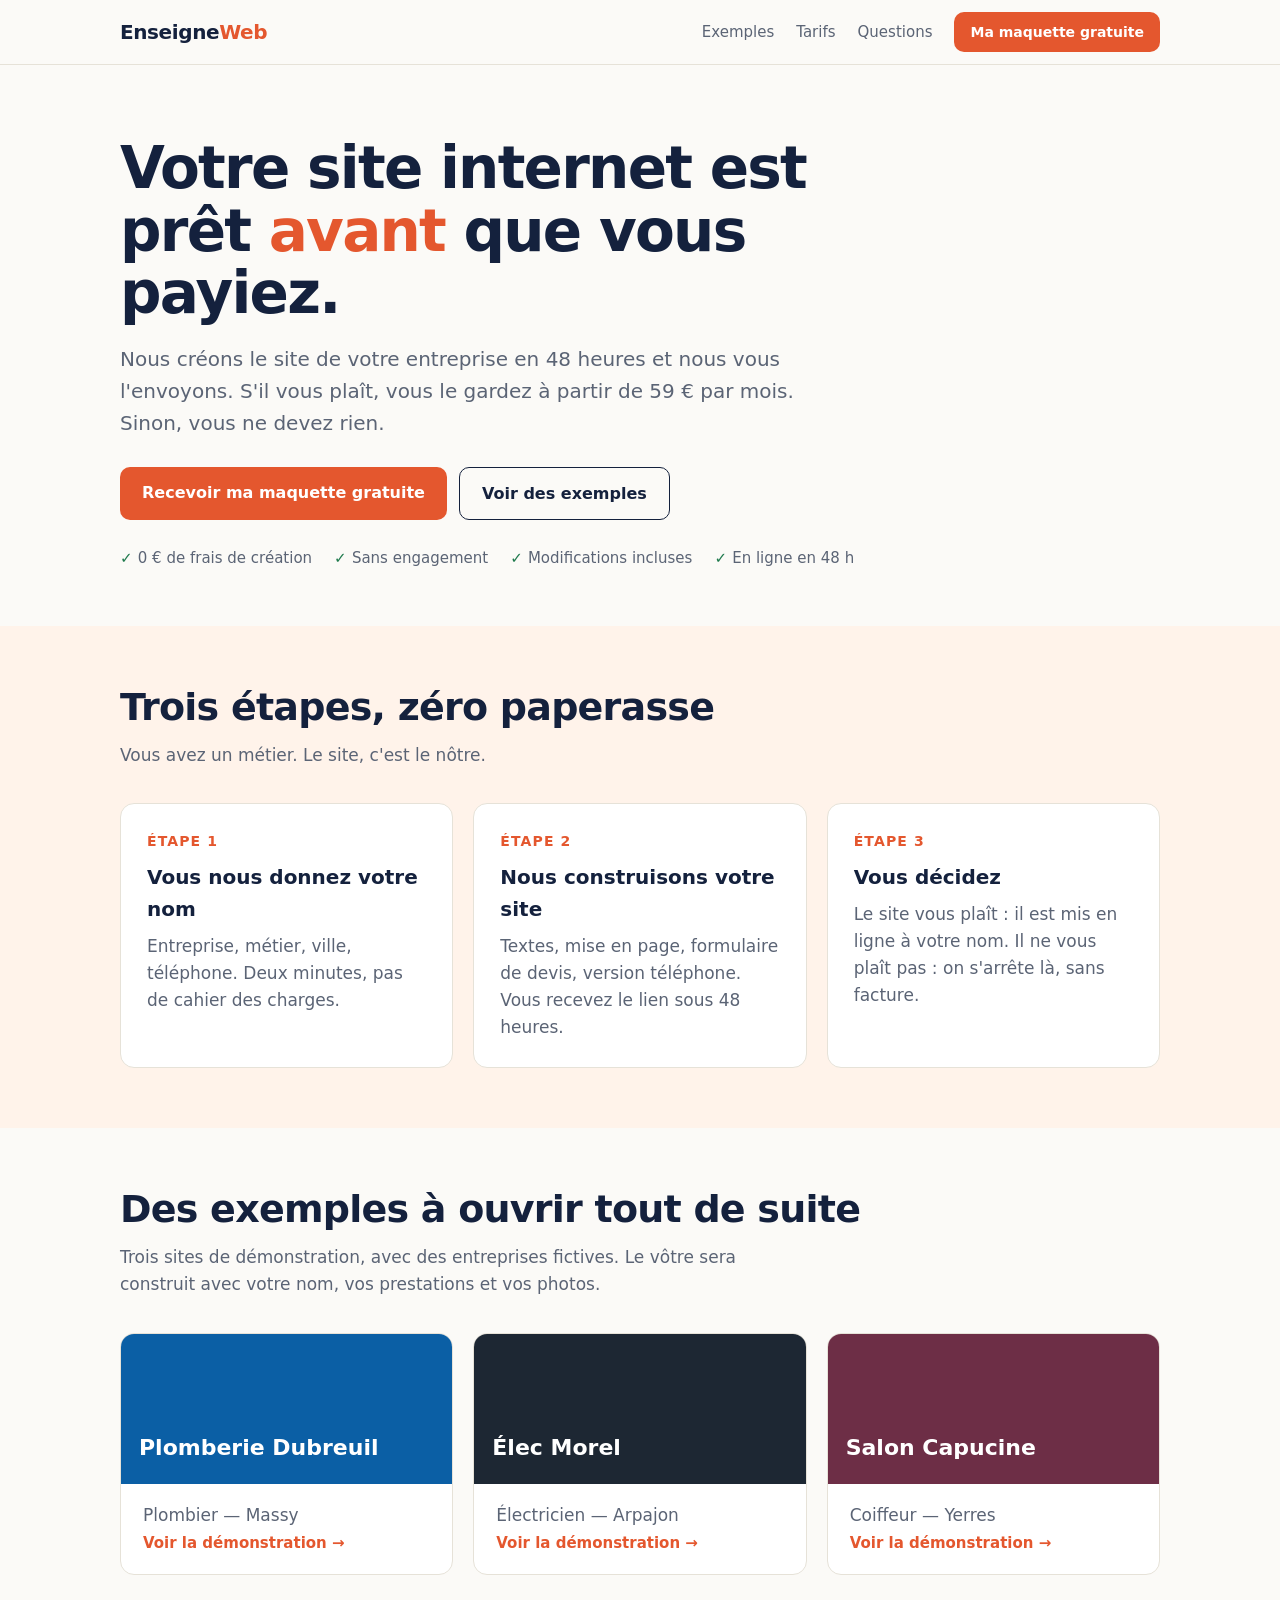
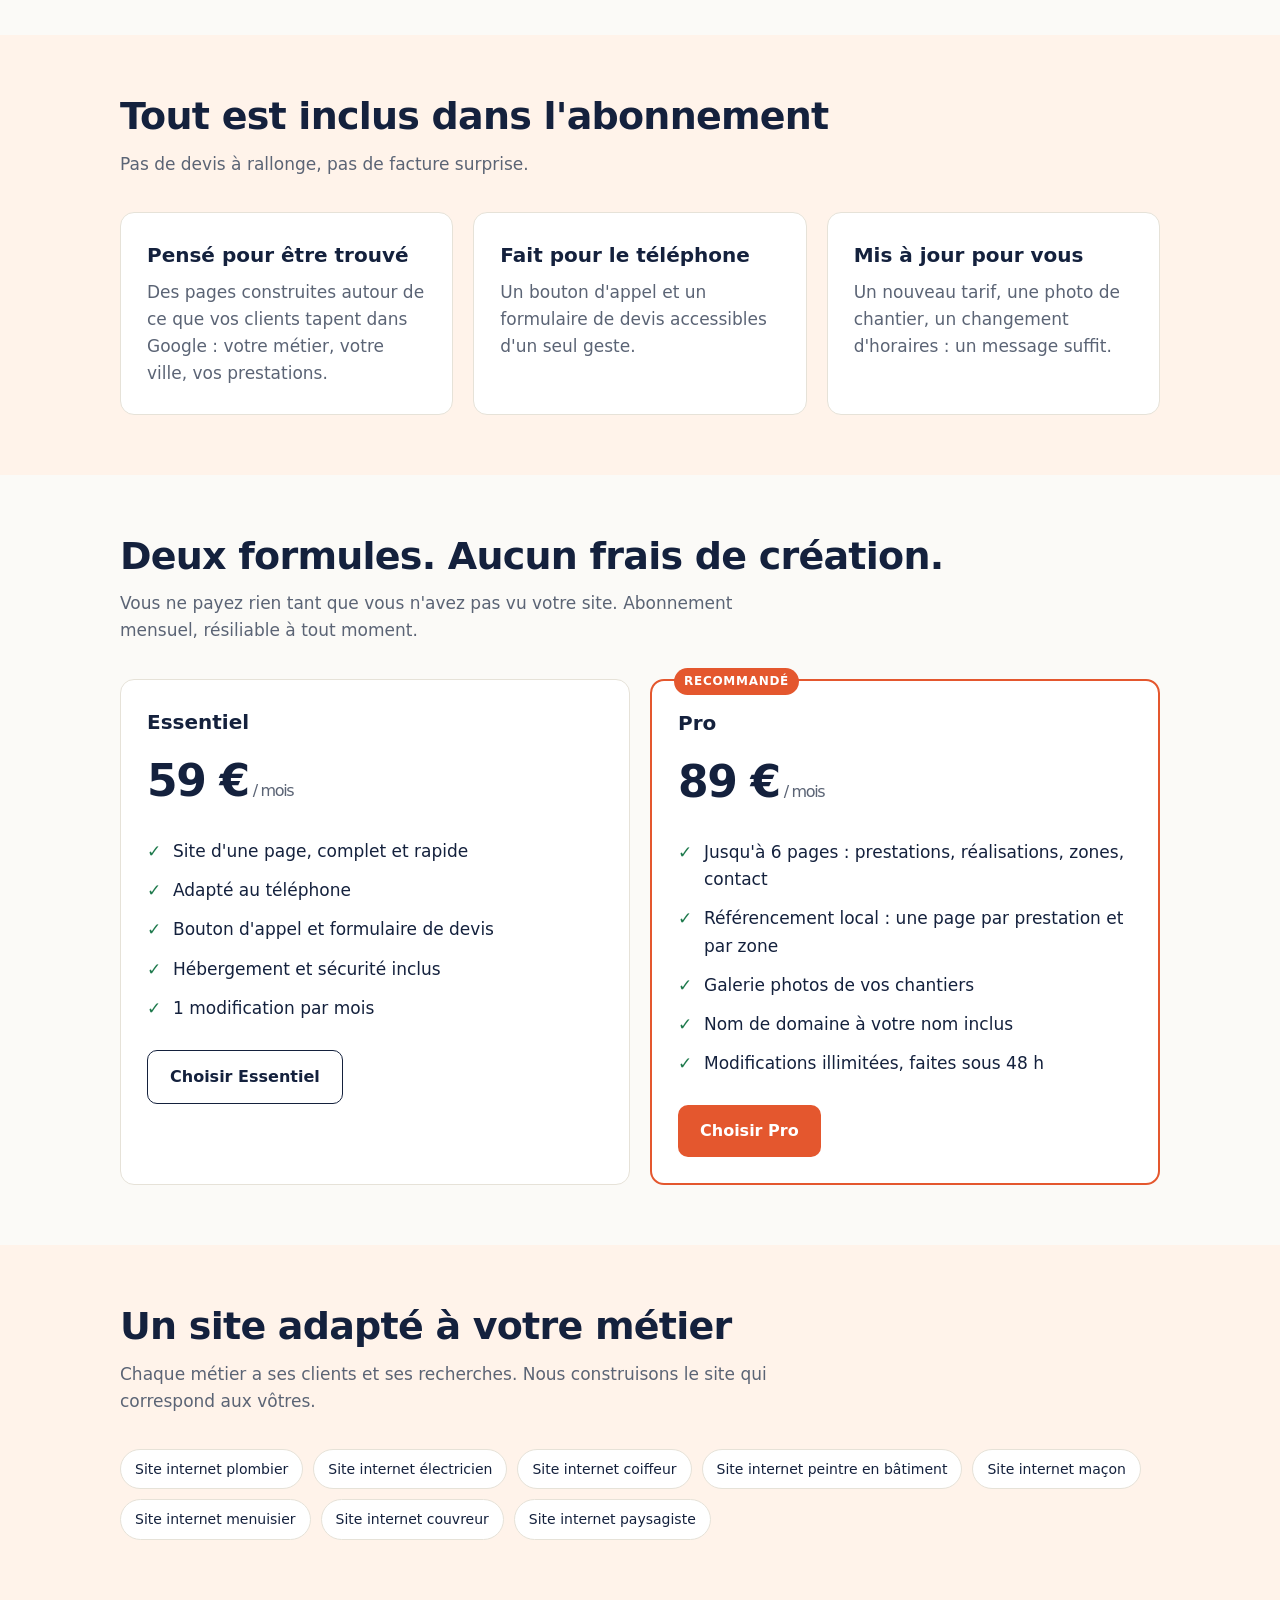
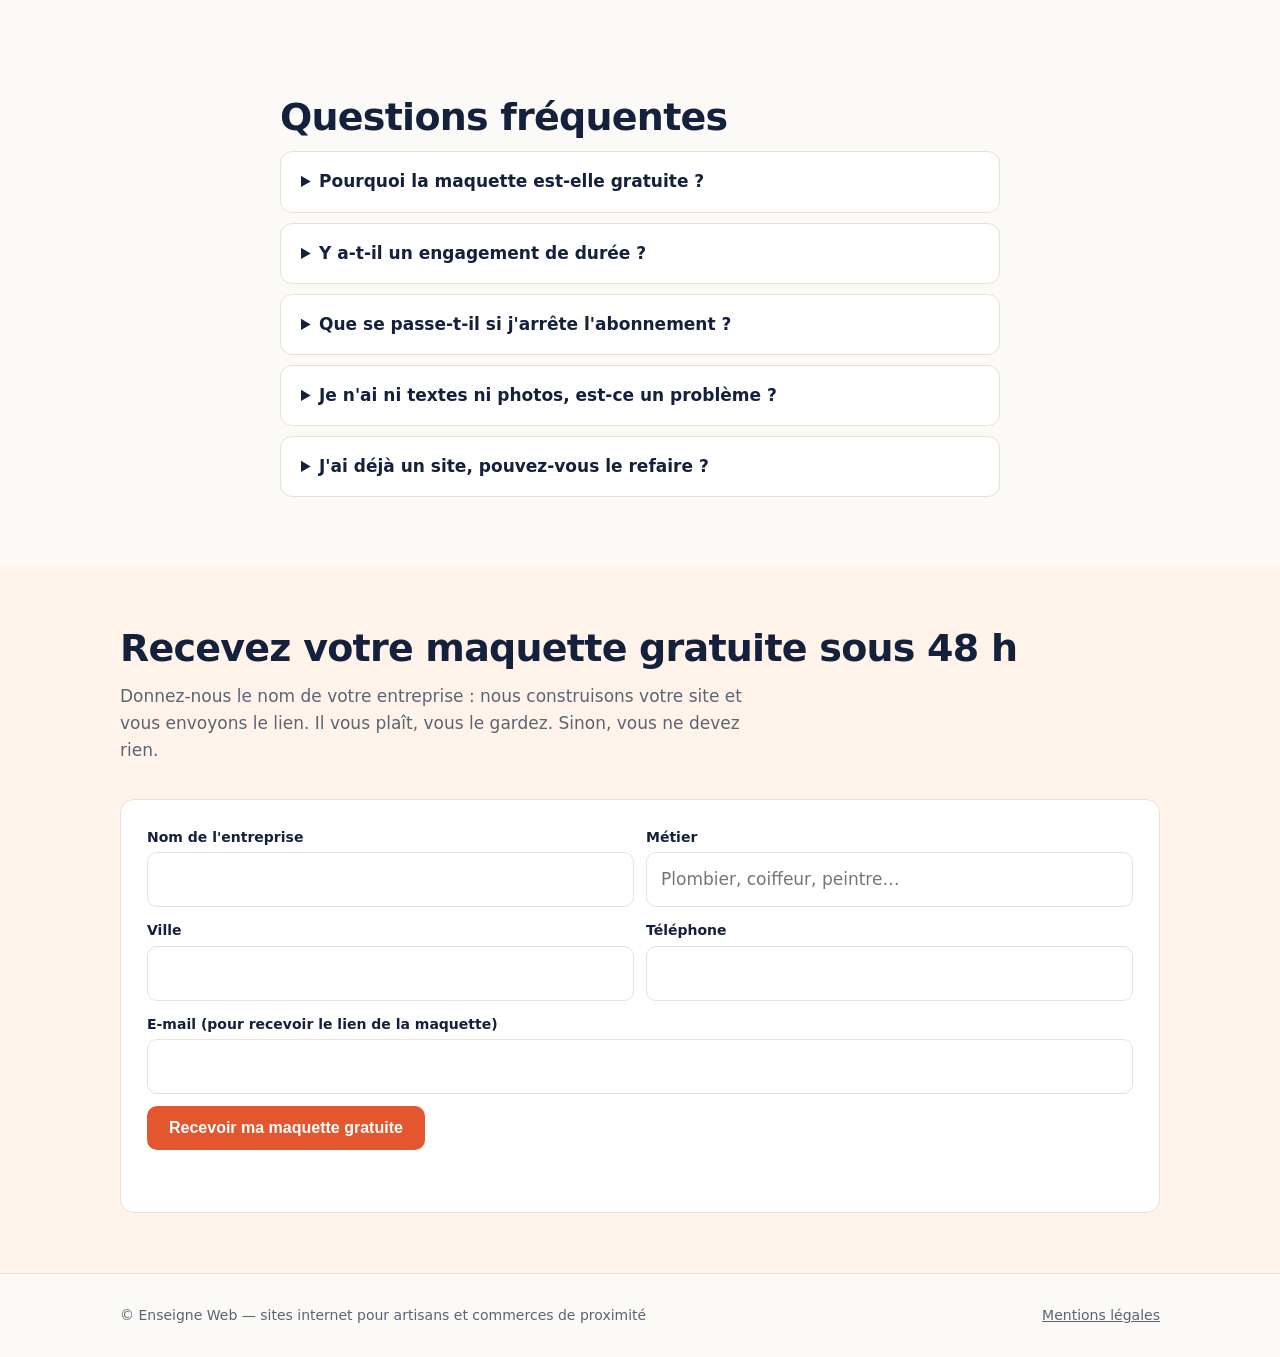
<file: index.html>
<!doctype html>
<html lang="fr">
<head>
<meta charset="utf-8">
<meta name="viewport" content="width=device-width,initial-scale=1">
<title>Enseigne Web — Site internet pour artisans dès 59 €/mois, maquette gratuite</title>
<meta name="description" content="Votre site internet d&#x27;artisan ou de commerçant créé en 48 h. Maquette gratuite, 0 € de frais de création, abonnement sans engagement dès 59 €/mois.">
<link rel="canonical" href="https://youvamassi29-rgb.github.io/">
<meta property="og:title" content="Enseigne Web — Site internet pour artisans dès 59 €/mois, maquette gratuite">
<meta property="og:description" content="Votre site internet d&#x27;artisan ou de commerçant créé en 48 h. Maquette gratuite, 0 € de frais de création, abonnement sans engagement dès 59 €/mois.">
<meta property="og:type" content="website">
<link rel="stylesheet" href="assets/style.css">
</head>
<body>
<header class="top"><div class="wrap">
<a class="logo" href="index.html">Enseigne<span>Web</span></a>
<nav class="main"><a href="index.html#exemples">Exemples</a><a href="index.html#tarifs">Tarifs</a><a href="index.html#questions">Questions</a><a class="btn small" href="index.html#maquette">Ma maquette gratuite</a></nav>
</div></header>

<section class="hero"><div class="wrap">
<h1>Votre site internet est prêt <em>avant</em> que vous payiez.</h1>
<p class="lead">Nous créons le site de votre entreprise en 48 heures et nous vous l'envoyons. S'il vous plaît, vous le gardez à partir de 59 € par mois. Sinon, vous ne devez rien.</p>
<div class="cta-row"><a class="btn" href="#maquette">Recevoir ma maquette gratuite</a><a class="btn ghost" href="#exemples">Voir des exemples</a></div>
<ul class="ticks"><li>0 € de frais de création</li><li>Sans engagement</li><li>Modifications incluses</li><li>En ligne en 48 h</li></ul>
</div></section>

<section class="alt"><div class="wrap">
<h2>Trois étapes, zéro paperasse</h2>
<p class="sub">Vous avez un métier. Le site, c'est le nôtre.</p>
<div class="grid g3">
<div class="card"><div class="step">Étape 1</div><h3>Vous nous donnez votre nom</h3><p>Entreprise, métier, ville, téléphone. Deux minutes, pas de cahier des charges.</p></div>
<div class="card"><div class="step">Étape 2</div><h3>Nous construisons votre site</h3><p>Textes, mise en page, formulaire de devis, version téléphone. Vous recevez le lien sous 48 heures.</p></div>
<div class="card"><div class="step">Étape 3</div><h3>Vous décidez</h3><p>Le site vous plaît : il est mis en ligne à votre nom. Il ne vous plaît pas : on s'arrête là, sans facture.</p></div>
</div></div></section>

<section id="exemples"><div class="wrap">
<h2>Des exemples à ouvrir tout de suite</h2>
<p class="sub">Trois sites de démonstration, avec des entreprises fictives. Le vôtre sera construit avec votre nom, vos prestations et vos photos.</p>
<div class="grid g3"><a class="card demo" href="demos/plombier.html"><div class="shot" style="background:#0b5fa5">Plomberie Dubreuil</div><div class="meta"><p>Plombier — Massy</p><span>Voir la démonstration →</span></div></a><a class="card demo" href="demos/electricien.html"><div class="shot" style="background:#1d2733">Élec Morel</div><div class="meta"><p>Électricien — Arpajon</p><span>Voir la démonstration →</span></div></a><a class="card demo" href="demos/coiffeur.html"><div class="shot" style="background:#6d2e46">Salon Capucine</div><div class="meta"><p>Coiffeur — Yerres</p><span>Voir la démonstration →</span></div></a></div>
</div></section>

<section class="alt"><div class="wrap">
<h2>Tout est inclus dans l'abonnement</h2>
<p class="sub">Pas de devis à rallonge, pas de facture surprise.</p>
<div class="grid g3">
<div class="card"><h3>Pensé pour être trouvé</h3><p>Des pages construites autour de ce que vos clients tapent dans Google : votre métier, votre ville, vos prestations.</p></div>
<div class="card"><h3>Fait pour le téléphone</h3><p>Un bouton d'appel et un formulaire de devis accessibles d'un seul geste.</p></div>
<div class="card"><h3>Mis à jour pour vous</h3><p>Un nouveau tarif, une photo de chantier, un changement d'horaires : un message suffit.</p></div>
</div></div></section>

<section id="tarifs"><div class="wrap">
<h2>Deux formules. Aucun frais de création.</h2>
<p class="sub">Vous ne payez rien tant que vous n'avez pas vu votre site. Abonnement mensuel, résiliable à tout moment.</p>
<div class="grid g2">
<div class="card plan"><h3>Essentiel</h3><div class="price">59 €<small> / mois</small></div>
<ul><li>Site d'une page, complet et rapide</li><li>Adapté au téléphone</li><li>Bouton d'appel et formulaire de devis</li><li>Hébergement et sécurité inclus</li><li>1 modification par mois</li></ul>
<a class="btn ghost" data-plan="essentiel" href="#maquette">Choisir Essentiel</a></div>
<div class="card plan best"><span class="tag">Recommandé</span><h3>Pro</h3><div class="price">89 €<small> / mois</small></div>
<ul><li>Jusqu'à 6 pages : prestations, réalisations, zones, contact</li><li>Référencement local : une page par prestation et par zone</li><li>Galerie photos de vos chantiers</li><li>Nom de domaine à votre nom inclus</li><li>Modifications illimitées, faites sous 48 h</li></ul>
<a class="btn" data-plan="pro" href="#maquette">Choisir Pro</a></div>
</div></div></section>

<section class="alt"><div class="wrap">
<h2>Un site adapté à votre métier</h2>
<p class="sub">Chaque métier a ses clients et ses recherches. Nous construisons le site qui correspond aux vôtres.</p>
<div class="links"><a href="creation-site-internet-plombier.html">Site internet plombier</a><a href="creation-site-internet-electricien.html">Site internet électricien</a><a href="creation-site-internet-coiffeur.html">Site internet coiffeur</a><a href="creation-site-internet-peintre.html">Site internet peintre en bâtiment</a><a href="creation-site-internet-macon.html">Site internet maçon</a><a href="creation-site-internet-menuisier.html">Site internet menuisier</a><a href="creation-site-internet-couvreur.html">Site internet couvreur</a><a href="creation-site-internet-paysagiste.html">Site internet paysagiste</a></div>
</div></section>

<section id="questions"><div class="wrap prose">
<h2>Questions fréquentes</h2>
<details><summary>Pourquoi la maquette est-elle gratuite ?</summary><p>Parce qu'il est plus simple de juger un site en le voyant qu'en lisant un devis. Si le résultat ne vous convient pas, vous ne payez rien.</p></details>
<details><summary>Y a-t-il un engagement de durée ?</summary><p>Non. L'abonnement est mensuel et vous pouvez l'arrêter à tout moment.</p></details>
<details><summary>Que se passe-t-il si j'arrête l'abonnement ?</summary><p>Le site est mis hors ligne à la fin du mois payé. Le nom de domaine enregistré pour vous peut vous être transféré.</p></details>
<details><summary>Je n'ai ni textes ni photos, est-ce un problème ?</summary><p>Non. Nous rédigeons les textes à partir de votre métier et de vos prestations. Vous pourrez ajouter vos photos quand vous le souhaitez.</p></details>
<details><summary>J'ai déjà un site, pouvez-vous le refaire ?</summary><p>Oui. Envoyez-nous son adresse dans le formulaire : nous vous proposons une nouvelle version, gratuitement, pour comparer.</p></details>
</div></section>

<section id="maquette" class="alt"><div class="wrap">
<h2>Recevez votre maquette gratuite sous 48 h</h2>
<p class="sub">Donnez-nous le nom de votre entreprise : nous construisons votre site et vous envoyons le lien. Il vous plaît, vous le gardez. Sinon, vous ne devez rien.</p>
<form class="lead card" id="lead-form">
<div><label for="f-nom">Nom de l'entreprise</label><input id="f-nom" name="Entreprise" required></div>
<div><label for="f-metier">Métier</label><input id="f-metier" name="Métier" required placeholder="Plombier, coiffeur, peintre…"></div>
<div><label for="f-ville">Ville</label><input id="f-ville" name="Ville" required></div>
<div><label for="f-tel">Téléphone</label><input id="f-tel" name="Téléphone" type="tel" required></div>
<div class="full"><label for="f-mail">E-mail (pour recevoir le lien de la maquette)</label><input id="f-mail" name="E-mail" type="email" required></div>
<div class="full"><button class="btn" type="submit">Recevoir ma maquette gratuite</button></div>
<div class="full" id="form-msg" role="status"></div>
</form>
</div></section>

<footer><div class="wrap"><span>© Enseigne Web — sites internet pour artisans et commerces de proximité</span><span><a href="mentions-legales.html">Mentions légales</a></span></div></footer>
<script src="assets/config.js"></script>
<script src="assets/site.js"></script>
</body>
</html>
</file>
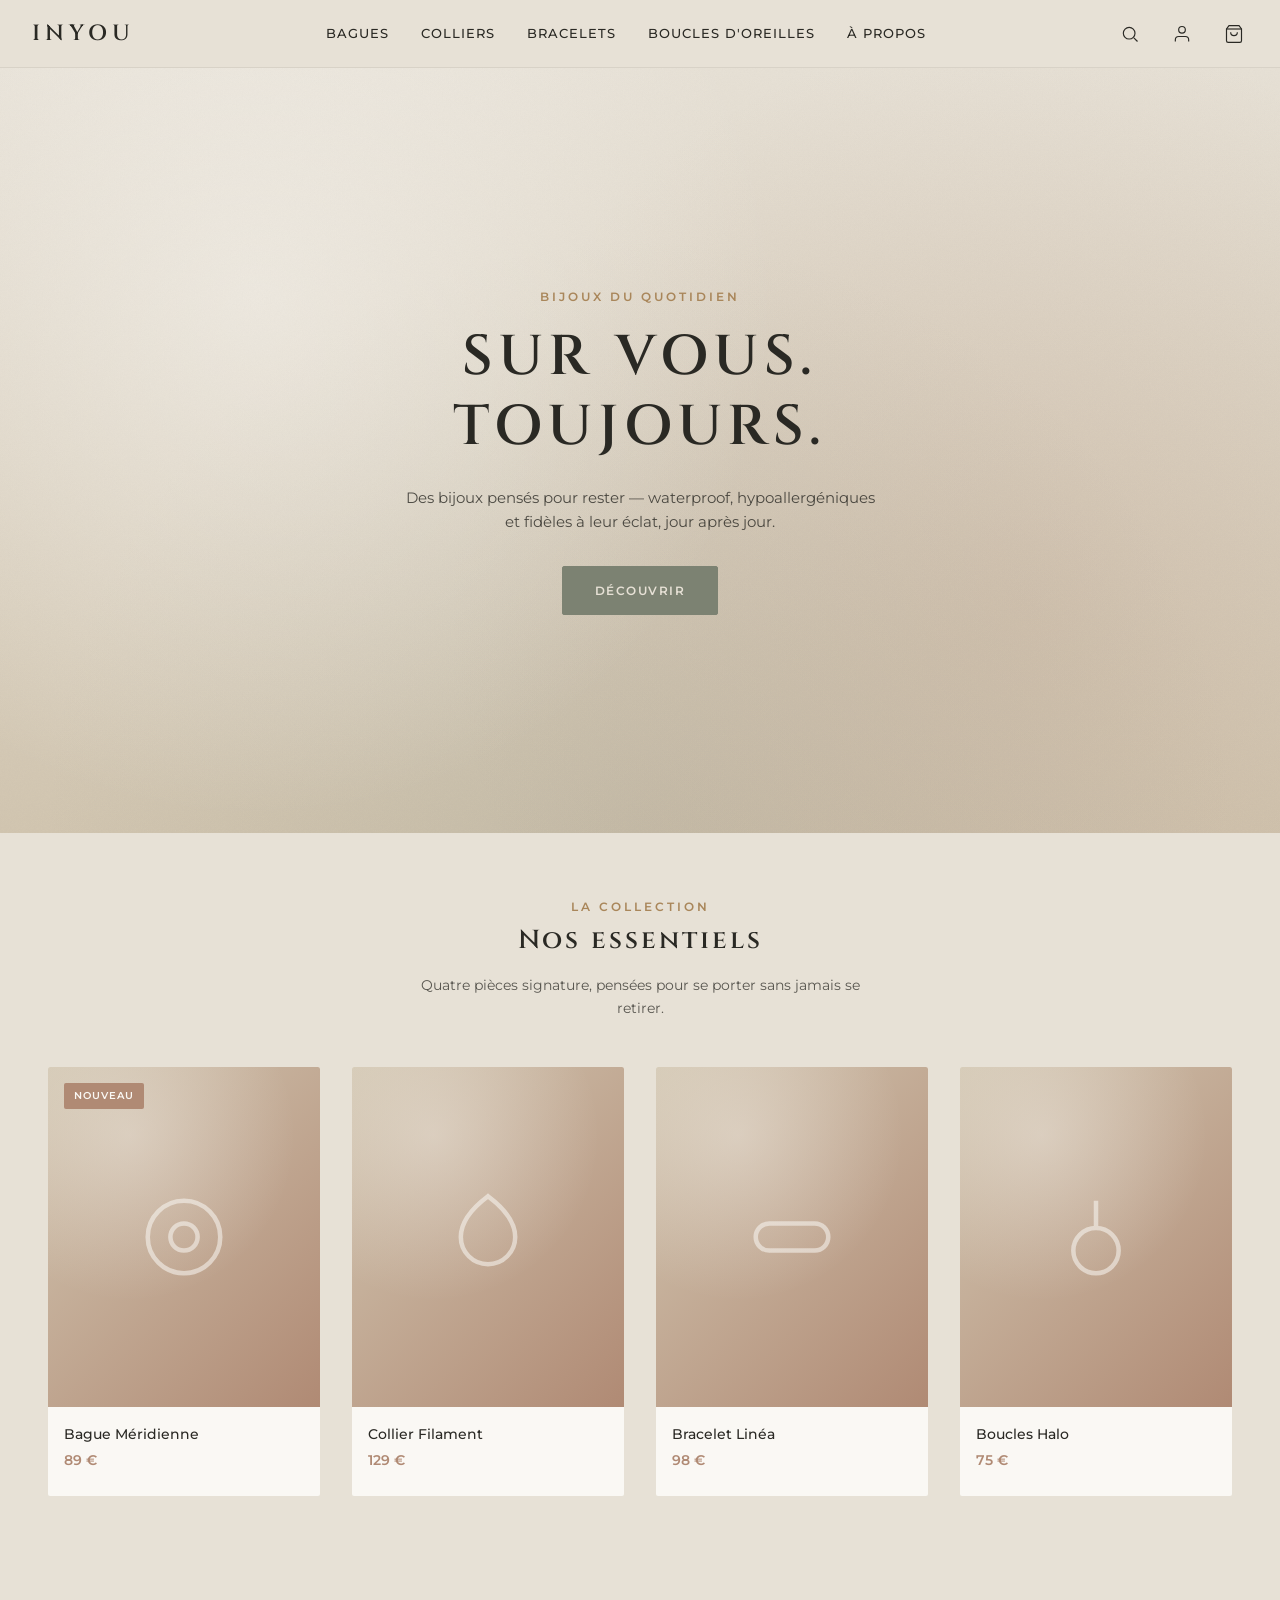
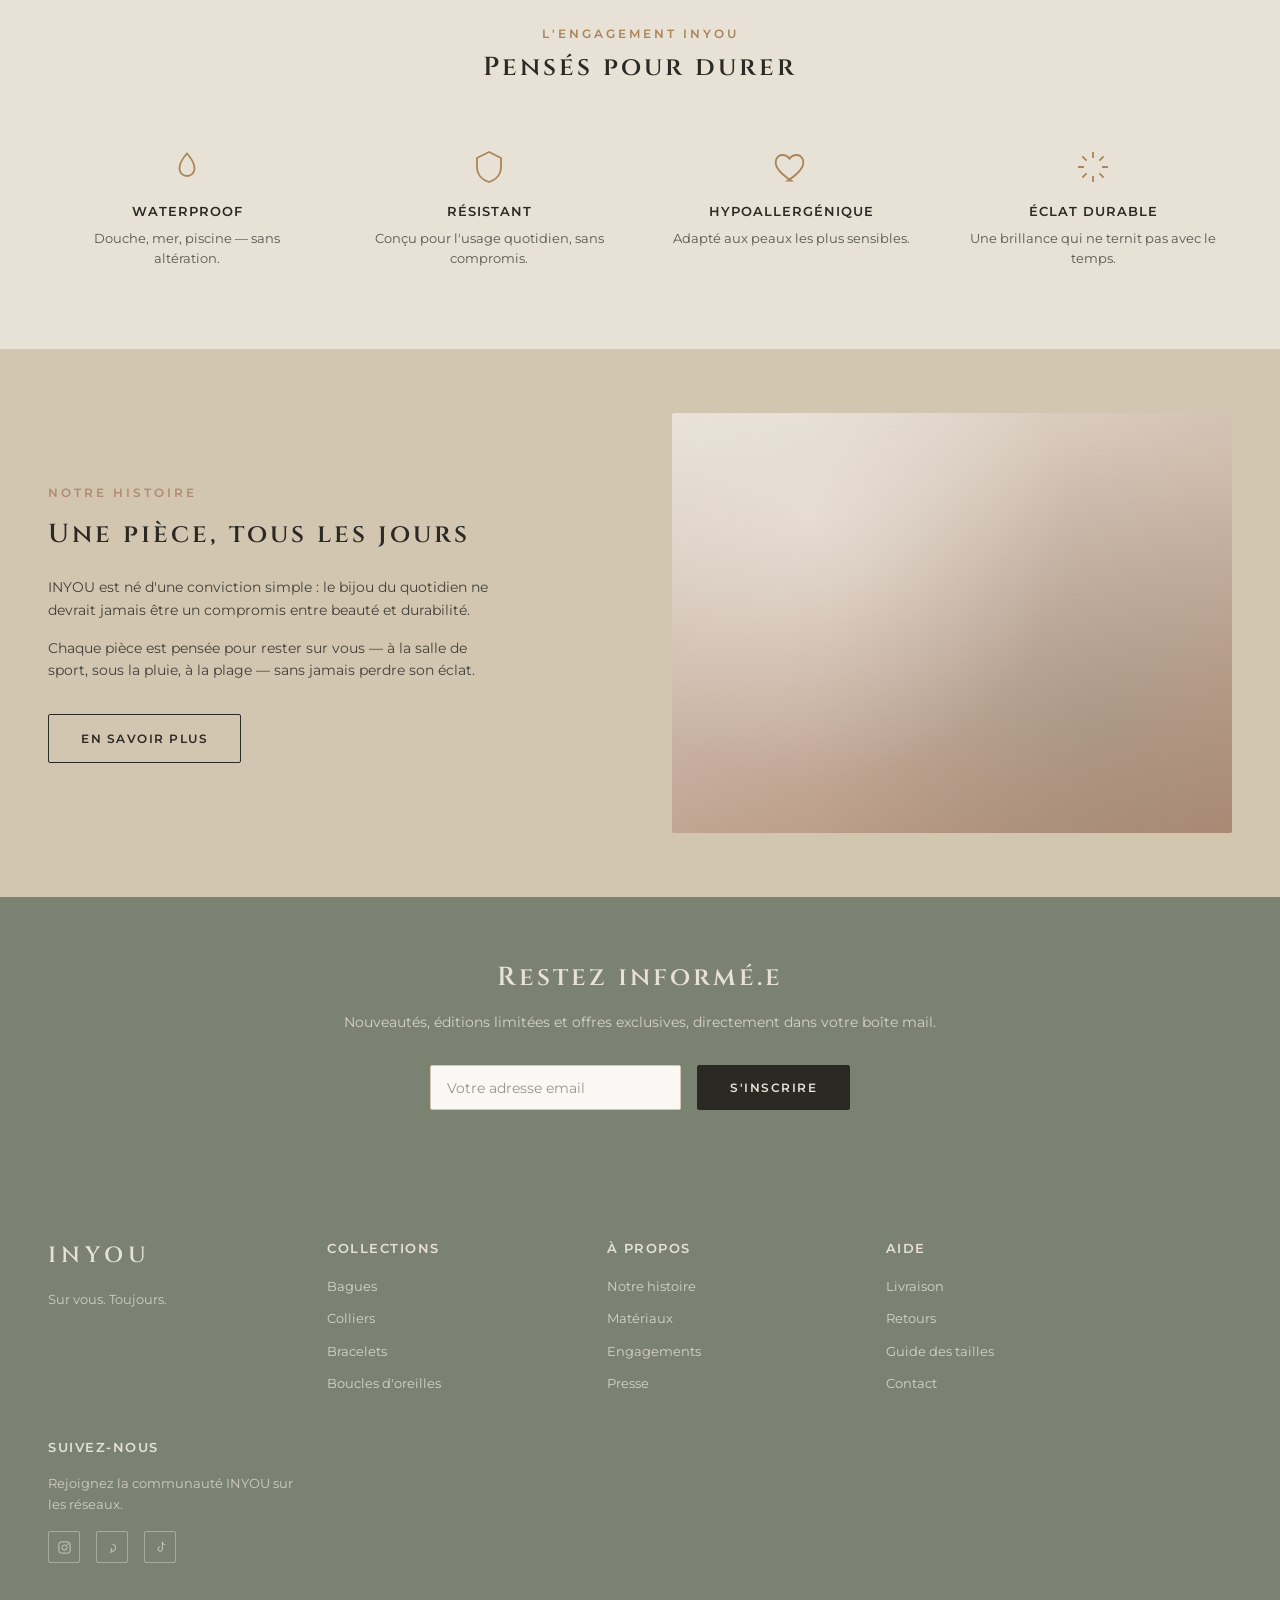
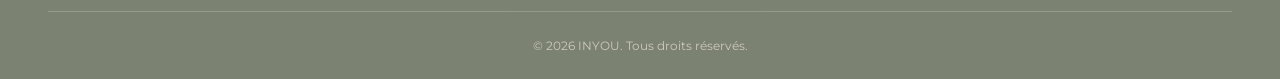
<file: inyou/index.html>
<!DOCTYPE html>
<html lang="fr">
<head>
<meta charset="UTF-8">
<meta name="viewport" content="width=device-width, initial-scale=1.0">
<title>INYOU — Sur vous. Toujours.</title>
<link rel="preconnect" href="https://fonts.googleapis.com">
<link rel="preconnect" href="https://fonts.gstatic.com" crossorigin>
<link href="https://fonts.googleapis.com/css2?family=Cinzel:wght@500;600&family=Montserrat:wght@400;500;600&display=swap" rel="stylesheet">
<style>
  :root {
    --calcaire: #E7E1D6;
    --sable: #D2C6B1;
    --sauge: #7C8272;
    --sauge-dark: #6d7364;
    --argile: #B08A74;
    --lilas: #C7B6CC;
    --noir-sauge: #2A2924;
    --or-brosse: #A9865A;
    --blanc-casse: #FAF8F4;

    --space-1: 8px;
    --space-2: 16px;
    --space-3: 24px;
    --space-4: 32px;
    --space-6: 48px;
    --space-8: 64px;
    --space-12: 96px;
  }

  * { margin: 0; padding: 0; box-sizing: border-box; }

  html { scroll-behavior: smooth; }

  body {
    font-family: 'Montserrat', sans-serif;
    font-weight: 400;
    font-size: 14px;
    color: var(--noir-sauge);
    background: var(--calcaire);
    line-height: 1.6;
    -webkit-font-smoothing: antialiased;
  }

  h1, h2, .font-cinzel {
    font-family: 'Cinzel', serif;
    font-weight: 600;
    color: var(--noir-sauge);
  }

  h1 {
    font-size: 32px;
    letter-spacing: 4px;
    line-height: 1.25;
  }

  h2 {
    font-size: 26px;
    letter-spacing: 3px;
    line-height: 1.3;
  }

  p { font-size: 14px; }

  a { text-decoration: none; color: inherit; }

  ul { list-style: none; }

  img, svg { display: block; max-width: 100%; }

  .container {
    max-width: 1280px;
    margin: 0 auto;
    padding: 0 var(--space-2);
  }

  section {
    padding: var(--space-8) 0;
  }

  /* ---------- Buttons ---------- */
  .btn {
    display: inline-block;
    padding: 14px 32px;
    border-radius: 2px;
    text-transform: uppercase;
    font-family: 'Montserrat', sans-serif;
    font-weight: 600;
    font-size: 12px;
    letter-spacing: 1.5px;
    cursor: pointer;
    transition: all 0.25s ease;
    border: 1px solid transparent;
  }

  .btn-primary {
    background: var(--sauge);
    color: var(--calcaire);
    border-color: var(--sauge);
  }
  .btn-primary:hover {
    background: var(--sauge-dark);
    border-color: var(--sauge-dark);
  }

  .btn-secondary {
    background: transparent;
    color: var(--noir-sauge);
    border: 1px solid var(--noir-sauge);
  }
  .btn-secondary:hover {
    background: var(--noir-sauge);
    color: var(--calcaire);
  }

  /* ---------- Inputs ---------- */
  .input {
    background: var(--blanc-casse);
    border: 1px solid var(--sable);
    border-radius: 2px;
    padding: 12px 16px;
    font-family: 'Montserrat', sans-serif;
    font-size: 14px;
    color: var(--noir-sauge);
    outline: none;
    transition: border-color 0.25s ease, box-shadow 0.25s ease;
  }
  .input:focus {
    border-color: var(--sauge);
    box-shadow: 0 0 0 4px rgba(124,130,114,0.15);
  }
  .input::placeholder { color: #9a9488; }

  /* ---------- Header ---------- */
  header.site-header {
    position: sticky;
    top: 0;
    z-index: 100;
    background: var(--calcaire);
    border-bottom: 1px solid rgba(42,41,36,0.08);
  }

  .header-inner {
    display: flex;
    align-items: center;
    justify-content: space-between;
    padding: var(--space-2) var(--space-2);
    gap: var(--space-2);
  }

  .logo {
    font-family: 'Cinzel', serif;
    font-weight: 600;
    font-size: 22px;
    letter-spacing: 5px;
    color: var(--noir-sauge);
    flex-shrink: 0;
  }

  .main-nav {
    display: none;
  }

  .main-nav ul {
    display: flex;
    gap: var(--space-4);
  }

  .main-nav a {
    font-size: 13px;
    font-weight: 500;
    text-transform: uppercase;
    letter-spacing: 1px;
    position: relative;
    padding-bottom: 4px;
  }

  .main-nav a::after {
    content: '';
    position: absolute;
    left: 0;
    bottom: 0;
    width: 0;
    height: 1px;
    background: var(--sauge);
    transition: width 0.25s ease;
  }

  .main-nav a:hover::after { width: 100%; }

  .header-icons {
    display: flex;
    align-items: center;
    gap: var(--space-3);
    flex-shrink: 0;
  }

  .icon-btn {
    background: none;
    border: none;
    cursor: pointer;
    color: var(--noir-sauge);
    display: flex;
    align-items: center;
    justify-content: center;
    padding: 4px;
    transition: color 0.25s ease;
  }
  .icon-btn:hover { color: var(--or-brosse); }
  .icon-btn svg { width: 20px; height: 20px; }

  .burger {
    display: flex;
  }

  .mobile-nav {
    display: none;
    flex-direction: column;
    background: var(--calcaire);
    border-top: 1px solid rgba(42,41,36,0.08);
    padding: var(--space-2);
  }
  .mobile-nav.open { display: flex; }
  .mobile-nav a {
    padding: var(--space-2) 0;
    font-size: 13px;
    text-transform: uppercase;
    letter-spacing: 1px;
    border-bottom: 1px solid rgba(42,41,36,0.06);
  }

  @media (min-width: 768px) {
    .main-nav { display: block; }
    .burger { display: none; }
    .header-inner { padding: var(--space-2) var(--space-4); }
  }

  /* ---------- Hero ---------- */
  .hero {
    position: relative;
    min-height: 70vh;
    display: flex;
    align-items: center;
    justify-content: center;
    text-align: center;
    overflow: hidden;
    background-color: var(--sable);
    background-image:
      radial-gradient(circle at 20% 30%, rgba(250,248,244,0.5) 0%, transparent 45%),
      radial-gradient(circle at 80% 70%, rgba(176,138,116,0.18) 0%, transparent 50%),
      radial-gradient(circle at 50% 100%, rgba(124,130,114,0.15) 0%, transparent 60%),
      linear-gradient(180deg, var(--calcaire) 0%, var(--sable) 100%);
  }

  .hero::before {
    content: '';
    position: absolute;
    inset: 0;
    opacity: 0.5;
    mix-blend-mode: multiply;
    background-image: url("data:image/svg+xml;utf8,<svg xmlns='http://www.w3.org/2000/svg' width='200' height='200'><filter id='n'><feTurbulence type='fractalNoise' baseFrequency='0.85' numOctaves='2' stitchTiles='stitch'/><feColorMatrix type='matrix' values='0 0 0 0 0.16  0 0 0 0 0.16  0 0 0 0 0.14  0 0 0 0.05 0'/></filter><rect width='100%25' height='100%25' filter='url(%23n)'/></svg>");
    background-size: 200px 200px;
    pointer-events: none;
  }

  .hero-content {
    position: relative;
    z-index: 1;
    max-width: 640px;
    padding: var(--space-4);
  }

  .hero-eyebrow {
    font-size: 12px;
    letter-spacing: 3px;
    text-transform: uppercase;
    color: var(--or-brosse);
    font-weight: 600;
    margin-bottom: var(--space-2);
  }

  .hero h1 {
    margin-bottom: var(--space-3);
  }

  .hero-sub {
    font-size: 15px;
    color: var(--noir-sauge);
    opacity: 0.8;
    margin-bottom: var(--space-4);
    max-width: 480px;
    margin-left: auto;
    margin-right: auto;
  }

  @media (min-width: 768px) {
    .hero { min-height: 85vh; }
    .hero h1 { font-size: 56px; letter-spacing: 6px; }
  }

  /* ---------- Section headers ---------- */
  .section-head {
    text-align: center;
    margin-bottom: var(--space-6);
  }
  .section-head .hero-eyebrow { margin-bottom: var(--space-1); }
  .section-head p {
    max-width: 480px;
    margin: var(--space-2) auto 0;
    opacity: 0.75;
  }

  /* ---------- Collection grid ---------- */
  .collection {
    background: var(--calcaire);
  }

  .product-grid {
    display: grid;
    grid-template-columns: repeat(2, 1fr);
    gap: var(--space-3);
  }

  @media (min-width: 768px) {
    .product-grid { grid-template-columns: repeat(4, 1fr); gap: var(--space-4); }
  }

  .product-card {
    background: var(--blanc-casse);
    border-radius: 2px;
    overflow: hidden;
    transition: box-shadow 0.3s ease, transform 0.3s ease;
    cursor: pointer;
  }

  .product-card:hover {
    box-shadow: 0 8px 24px rgba(42,41,36,0.10);
    transform: translateY(-3px);
  }

  .product-image {
    position: relative;
    aspect-ratio: 4 / 5;
    background: linear-gradient(135deg, var(--sable) 0%, var(--argile) 100%);
    overflow: hidden;
  }

  .product-image::after {
    content: '';
    position: absolute;
    inset: 0;
    background-image: radial-gradient(circle at 30% 20%, rgba(250,248,244,0.35), transparent 50%);
  }

  .product-image svg {
    position: absolute;
    top: 50%; left: 50%;
    transform: translate(-50%, -50%);
    width: 40%;
    height: 40%;
    opacity: 0.55;
    stroke: var(--blanc-casse);
  }

  .badge {
    position: absolute;
    top: var(--space-2);
    left: var(--space-2);
    background: var(--argile);
    color: var(--blanc-casse);
    font-size: 10px;
    text-transform: uppercase;
    letter-spacing: 1px;
    font-weight: 600;
    padding: 5px 10px;
    border-radius: 2px;
    z-index: 2;
  }

  .product-info {
    padding: var(--space-2) var(--space-2) var(--space-3);
  }

  .product-name {
    font-size: 14px;
    font-weight: 500;
    margin-bottom: 4px;
  }

  .product-price {
    font-size: 14px;
    font-weight: 600;
    color: var(--argile);
  }

  /* ---------- Argumentaire ---------- */
  .features {
    background: var(--calcaire);
  }

  .features-grid {
    display: grid;
    grid-template-columns: repeat(2, 1fr);
    gap: var(--space-4);
  }

  @media (min-width: 768px) {
    .features-grid { grid-template-columns: repeat(4, 1fr); gap: var(--space-3); }
  }

  .feature-item {
    text-align: center;
    padding: var(--space-2);
  }

  .feature-item svg {
    width: 36px;
    height: 36px;
    margin: 0 auto var(--space-2);
    stroke: var(--or-brosse);
    fill: none;
    stroke-width: 1.2;
  }

  .feature-title {
    font-weight: 600;
    font-size: 13px;
    text-transform: uppercase;
    letter-spacing: 1px;
    margin-bottom: 6px;
  }

  .feature-item p {
    font-size: 13px;
    opacity: 0.75;
  }

  /* ---------- Editorial ---------- */
  .editorial {
    background: var(--sable);
  }

  .editorial-inner {
    display: grid;
    grid-template-columns: 1fr;
    gap: var(--space-4);
    align-items: center;
  }

  @media (min-width: 768px) {
    .editorial-inner { grid-template-columns: 1fr 1fr; gap: var(--space-8); }
  }

  .editorial-text .hero-eyebrow { color: var(--argile); }

  .editorial-text h2 { margin-bottom: var(--space-3); }

  .editorial-text p {
    margin-bottom: var(--space-2);
    opacity: 0.85;
    max-width: 440px;
  }

  .editorial-text p:last-of-type { margin-bottom: var(--space-4); }

  .editorial-image {
    aspect-ratio: 4 / 3;
    border-radius: 2px;
    background:
      radial-gradient(circle at 25% 25%, rgba(250,248,244,0.4), transparent 50%),
      radial-gradient(circle at 75% 75%, rgba(124,130,114,0.25), transparent 55%),
      linear-gradient(160deg, var(--calcaire) 0%, var(--argile) 100%);
    position: relative;
    overflow: hidden;
  }

  .editorial-image::before {
    content: '';
    position: absolute;
    inset: 0;
    opacity: 0.4;
    mix-blend-mode: multiply;
    background-image: url("data:image/svg+xml;utf8,<svg xmlns='http://www.w3.org/2000/svg' width='200' height='200'><filter id='n'><feTurbulence type='fractalNoise' baseFrequency='0.9' numOctaves='2' stitchTiles='stitch'/><feColorMatrix type='matrix' values='0 0 0 0 0.16  0 0 0 0 0.16  0 0 0 0 0.14  0 0 0 0.06 0'/></filter><rect width='100%25' height='100%25' filter='url(%23n)'/></svg>");
    background-size: 180px 180px;
  }

  @media (min-width: 768px) {
    .editorial-inner.reverse .editorial-image { order: -1; }
  }

  /* ---------- Newsletter ---------- */
  .newsletter {
    background: var(--sauge);
    color: var(--calcaire);
    text-align: center;
  }

  .newsletter h2 { color: var(--calcaire); margin-bottom: var(--space-2); }

  .newsletter p {
    color: var(--calcaire);
    opacity: 0.85;
    margin-bottom: var(--space-4);
  }

  .newsletter-form {
    display: flex;
    flex-direction: column;
    gap: var(--space-2);
    max-width: 420px;
    margin: 0 auto;
  }

  @media (min-width: 768px) {
    .newsletter-form { flex-direction: row; }
  }

  .newsletter-form .input { flex: 1; }

  .newsletter-form .btn-primary {
    background: var(--noir-sauge);
    border-color: var(--noir-sauge);
    color: var(--calcaire);
    white-space: nowrap;
  }
  .newsletter-form .btn-primary:hover {
    background: #1c1b17;
    border-color: #1c1b17;
  }

  /* ---------- Footer ---------- */
  footer.site-footer {
    background: var(--sauge);
    color: var(--calcaire);
    padding-top: var(--space-8);
  }

  .footer-grid {
    display: grid;
    grid-template-columns: 1fr;
    gap: var(--space-4);
    padding-bottom: var(--space-6);
  }

  @media (min-width: 768px) {
    .footer-grid { grid-template-columns: repeat(3, 1fr) 1.4fr; gap: var(--space-4); }
  }

  .footer-col .logo {
    color: var(--calcaire);
    margin-bottom: var(--space-2);
  }

  .footer-col h3 {
    font-family: 'Montserrat', sans-serif;
    font-size: 13px;
    text-transform: uppercase;
    letter-spacing: 1.5px;
    font-weight: 600;
    margin-bottom: var(--space-2);
  }

  .footer-col ul li { margin-bottom: 10px; }

  .footer-col a {
    font-size: 13px;
    opacity: 0.85;
    transition: opacity 0.2s ease;
  }
  .footer-col a:hover { opacity: 1; text-decoration: underline; }

  .footer-col p {
    opacity: 0.8;
    margin-bottom: var(--space-2);
    font-size: 13px;
  }

  .footer-newsletter-form {
    display: flex;
    gap: 8px;
  }

  .footer-newsletter-form .input {
    background: var(--calcaire);
    border-color: var(--calcaire);
    flex: 1;
    font-size: 13px;
    padding: 10px 12px;
  }

  .footer-newsletter-form .btn {
    padding: 10px 18px;
    font-size: 11px;
    background: var(--noir-sauge);
    border-color: var(--noir-sauge);
    color: var(--calcaire);
  }
  .footer-newsletter-form .btn:hover { background: #1c1b17; }

  .social-icons {
    display: flex;
    gap: var(--space-2);
    margin-top: var(--space-2);
  }

  .social-icons a {
    width: 32px;
    height: 32px;
    border: 1px solid rgba(250,248,244,0.4);
    border-radius: 2px;
    display: flex;
    align-items: center;
    justify-content: center;
    transition: background 0.25s ease, border-color 0.25s ease;
  }
  .social-icons a:hover {
    background: rgba(250,248,244,0.12);
    border-color: var(--calcaire);
  }
  .social-icons svg { width: 15px; height: 15px; stroke: var(--calcaire); fill: none; }

  .footer-bottom {
    border-top: 1px solid rgba(250,248,244,0.25);
    padding: var(--space-3) 0;
    text-align: center;
    font-size: 12px;
    opacity: 0.75;
  }

  @media (min-width: 1280px) {
    .container { padding: 0 var(--space-6); }
  }
</style>
</head>
<body>

  <header class="site-header">
    <div class="header-inner">
      <a href="#" class="logo">INYOU</a>

      <nav class="main-nav">
        <ul>
          <li><a href="#collection">Bagues</a></li>
          <li><a href="#collection">Colliers</a></li>
          <li><a href="#collection">Bracelets</a></li>
          <li><a href="#collection">Boucles d'oreilles</a></li>
          <li><a href="#histoire">À propos</a></li>
        </ul>
      </nav>

      <div class="header-icons">
        <button class="icon-btn" aria-label="Recherche">
          <svg viewBox="0 0 24 24" fill="none" stroke="currentColor" stroke-width="1.4"><circle cx="11" cy="11" r="7"/><line x1="21" y1="21" x2="16.65" y2="16.65"/></svg>
        </button>
        <button class="icon-btn" aria-label="Compte">
          <svg viewBox="0 0 24 24" fill="none" stroke="currentColor" stroke-width="1.4"><path d="M20 21v-2a4 4 0 0 0-4-4H8a4 4 0 0 0-4 4v2"/><circle cx="12" cy="7" r="4"/></svg>
        </button>
        <button class="icon-btn" aria-label="Panier">
          <svg viewBox="0 0 24 24" fill="none" stroke="currentColor" stroke-width="1.4"><path d="M6 2 3 6v14a2 2 0 0 0 2 2h14a2 2 0 0 0 2-2V6l-3-4Z"/><path d="M3 6h18"/><path d="M16 10a4 4 0 0 1-8 0"/></svg>
        </button>
        <button class="icon-btn burger" aria-label="Menu" id="burgerBtn">
          <svg viewBox="0 0 24 24" fill="none" stroke="currentColor" stroke-width="1.4"><line x1="4" y1="7" x2="20" y2="7"/><line x1="4" y1="12" x2="20" y2="12"/><line x1="4" y1="17" x2="20" y2="17"/></svg>
        </button>
      </div>
    </div>

    <nav class="mobile-nav" id="mobileNav">
      <a href="#collection">Bagues</a>
      <a href="#collection">Colliers</a>
      <a href="#collection">Bracelets</a>
      <a href="#collection">Boucles d'oreilles</a>
      <a href="#histoire">À propos</a>
    </nav>
  </header>

  <section class="hero">
    <div class="hero-content">
      <div class="hero-eyebrow">Bijoux du quotidien</div>
      <h1>SUR VOUS. TOUJOURS.</h1>
      <p class="hero-sub">Des bijoux pensés pour rester — waterproof, hypoallergéniques et fidèles à leur éclat, jour après jour.</p>
      <a href="#collection" class="btn btn-primary">Découvrir</a>
    </div>
  </section>

  <section class="collection" id="collection">
    <div class="container">
      <div class="section-head">
        <div class="hero-eyebrow">La collection</div>
        <h2>Nos essentiels</h2>
        <p>Quatre pièces signature, pensées pour se porter sans jamais se retirer.</p>
      </div>

      <div class="product-grid">

        <div class="product-card">
          <div class="product-image">
            <span class="badge">Nouveau</span>
            <svg viewBox="0 0 24 24" fill="none" stroke="currentColor" stroke-width="1"><circle cx="12" cy="12" r="8"/><circle cx="12" cy="12" r="3"/></svg>
          </div>
          <div class="product-info">
            <div class="product-name">Bague Méridienne</div>
            <div class="product-price">89 €</div>
          </div>
        </div>

        <div class="product-card">
          <div class="product-image">
            <svg viewBox="0 0 24 24" fill="none" stroke="currentColor" stroke-width="1"><path d="M12 3c-4 3-6 6-6 9a6 6 0 0 0 12 0c0-3-2-6-6-9Z"/></svg>
          </div>
          <div class="product-info">
            <div class="product-name">Collier Filament</div>
            <div class="product-price">129 €</div>
          </div>
        </div>

        <div class="product-card">
          <div class="product-image">
            <svg viewBox="0 0 24 24" fill="none" stroke="currentColor" stroke-width="1"><rect x="4" y="9" width="16" height="6" rx="3"/></svg>
          </div>
          <div class="product-info">
            <div class="product-name">Bracelet Linéa</div>
            <div class="product-price">98 €</div>
          </div>
        </div>

        <div class="product-card">
          <div class="product-image">
            <svg viewBox="0 0 24 24" fill="none" stroke="currentColor" stroke-width="1"><path d="M12 4v6"/><circle cx="12" cy="15" r="5"/></svg>
          </div>
          <div class="product-info">
            <div class="product-name">Boucles Halo</div>
            <div class="product-price">75 €</div>
          </div>
        </div>

      </div>
    </div>
  </section>

  <section class="features">
    <div class="container">
      <div class="section-head">
        <div class="hero-eyebrow">L'engagement INYOU</div>
        <h2>Pensés pour durer</h2>
      </div>

      <div class="features-grid">
        <div class="feature-item">
          <svg viewBox="0 0 24 24"><path d="M12 3s5 5.5 5 10a5 5 0 0 1-10 0c0-4.5 5-10 5-10Z"/></svg>
          <div class="feature-title">Waterproof</div>
          <p>Douche, mer, piscine — sans altération.</p>
        </div>
        <div class="feature-item">
          <svg viewBox="0 0 24 24"><path d="M12 2 4 6v6c0 5 3.4 8.6 8 10 4.6-1.4 8-5 8-10V6l-8-4Z"/></svg>
          <div class="feature-title">Résistant</div>
          <p>Conçu pour l'usage quotidien, sans compromis.</p>
        </div>
        <div class="feature-item">
          <svg viewBox="0 0 24 24"><path d="M12 21s-7-4.5-9.5-9C0.8 8 2.5 4 6.5 4c2 0 3.5 1.2 4.5 2.5C12 5.2 13.5 4 15.5 4c4 0 5.7 4 4 8-2.5 4.5-9.5 9-9.5 9Z"/></svg>
          <div class="feature-title">Hypoallergénique</div>
          <p>Adapté aux peaux les plus sensibles.</p>
        </div>
        <div class="feature-item">
          <svg viewBox="0 0 24 24"><path d="M12 2v4M12 18v4M4.9 4.9l2.8 2.8M16.3 16.3l2.8 2.8M2 12h4M18 12h4M4.9 19.1l2.8-2.8M16.3 7.7l2.8-2.8"/></svg>
          <div class="feature-title">Éclat durable</div>
          <p>Une brillance qui ne ternit pas avec le temps.</p>
        </div>
      </div>
    </div>
  </section>

  <section class="editorial" id="histoire">
    <div class="container">
      <div class="editorial-inner">
        <div class="editorial-text">
          <div class="hero-eyebrow">Notre histoire</div>
          <h2>Une pièce, tous les jours</h2>
          <p>INYOU est né d'une conviction simple : le bijou du quotidien ne devrait jamais être un compromis entre beauté et durabilité.</p>
          <p>Chaque pièce est pensée pour rester sur vous — à la salle de sport, sous la pluie, à la plage — sans jamais perdre son éclat.</p>
          <a href="#" class="btn btn-secondary">En savoir plus</a>
        </div>
        <div class="editorial-image"></div>
      </div>
    </div>
  </section>

  <section class="newsletter">
    <div class="container">
      <h2>Restez informé.e</h2>
      <p>Nouveautés, éditions limitées et offres exclusives, directement dans votre boîte mail.</p>
      <form class="newsletter-form" onsubmit="return false;">
        <input type="email" class="input" placeholder="Votre adresse email" required>
        <button type="submit" class="btn btn-primary">S'inscrire</button>
      </form>
    </div>
  </section>

  <footer class="site-footer">
    <div class="container">
      <div class="footer-grid">
        <div class="footer-col">
          <div class="logo">INYOU</div>
          <p>Sur vous. Toujours.</p>
        </div>

        <div class="footer-col">
          <h3>Collections</h3>
          <ul>
            <li><a href="#collection">Bagues</a></li>
            <li><a href="#collection">Colliers</a></li>
            <li><a href="#collection">Bracelets</a></li>
            <li><a href="#collection">Boucles d'oreilles</a></li>
          </ul>
        </div>

        <div class="footer-col">
          <h3>À propos</h3>
          <ul>
            <li><a href="#histoire">Notre histoire</a></li>
            <li><a href="#">Matériaux</a></li>
            <li><a href="#">Engagements</a></li>
            <li><a href="#">Presse</a></li>
          </ul>
        </div>

        <div class="footer-col">
          <h3>Aide</h3>
          <ul>
            <li><a href="#">Livraison</a></li>
            <li><a href="#">Retours</a></li>
            <li><a href="#">Guide des tailles</a></li>
            <li><a href="#">Contact</a></li>
          </ul>
        </div>

        <div class="footer-col">
          <h3>Suivez-nous</h3>
          <p>Rejoignez la communauté INYOU sur les réseaux.</p>
          <div class="social-icons">
            <a href="#" aria-label="Instagram">
              <svg viewBox="0 0 24 24" stroke-width="1.4"><rect x="3" y="3" width="18" height="18" rx="4"/><circle cx="12" cy="12" r="4"/><circle cx="17.5" cy="6.5" r="0.6" fill="currentColor"/></svg>
            </a>
            <a href="#" aria-label="Pinterest">
              <svg viewBox="0 0 24 24" stroke-width="1.4"><path d="M9 21c.5-2 1.2-5 2-8m1-6a5 5 0 0 1 5 5c0 3-1.5 6-4.5 6-1.2 0-2-.6-2.3-1.3"/></svg>
            </a>
            <a href="#" aria-label="TikTok">
              <svg viewBox="0 0 24 24" stroke-width="1.4"><path d="M15 3v11.5a3.5 3.5 0 1 1-3.5-3.5"/><path d="M15 3c0 2.5 2 4.5 4.5 4.5"/></svg>
            </a>
          </div>
        </div>
      </div>

      <div class="footer-bottom">
        &copy; 2026 INYOU. Tous droits réservés.
      </div>
    </div>
  </footer>

  <script>
    document.getElementById('burgerBtn').addEventListener('click', function () {
      document.getElementById('mobileNav').classList.toggle('open');
    });

    document.querySelectorAll('.mobile-nav a').forEach(function (link) {
      link.addEventListener('click', function () {
        document.getElementById('mobileNav').classList.remove('open');
      });
    });
  </script>

</body>
</html>
</file>
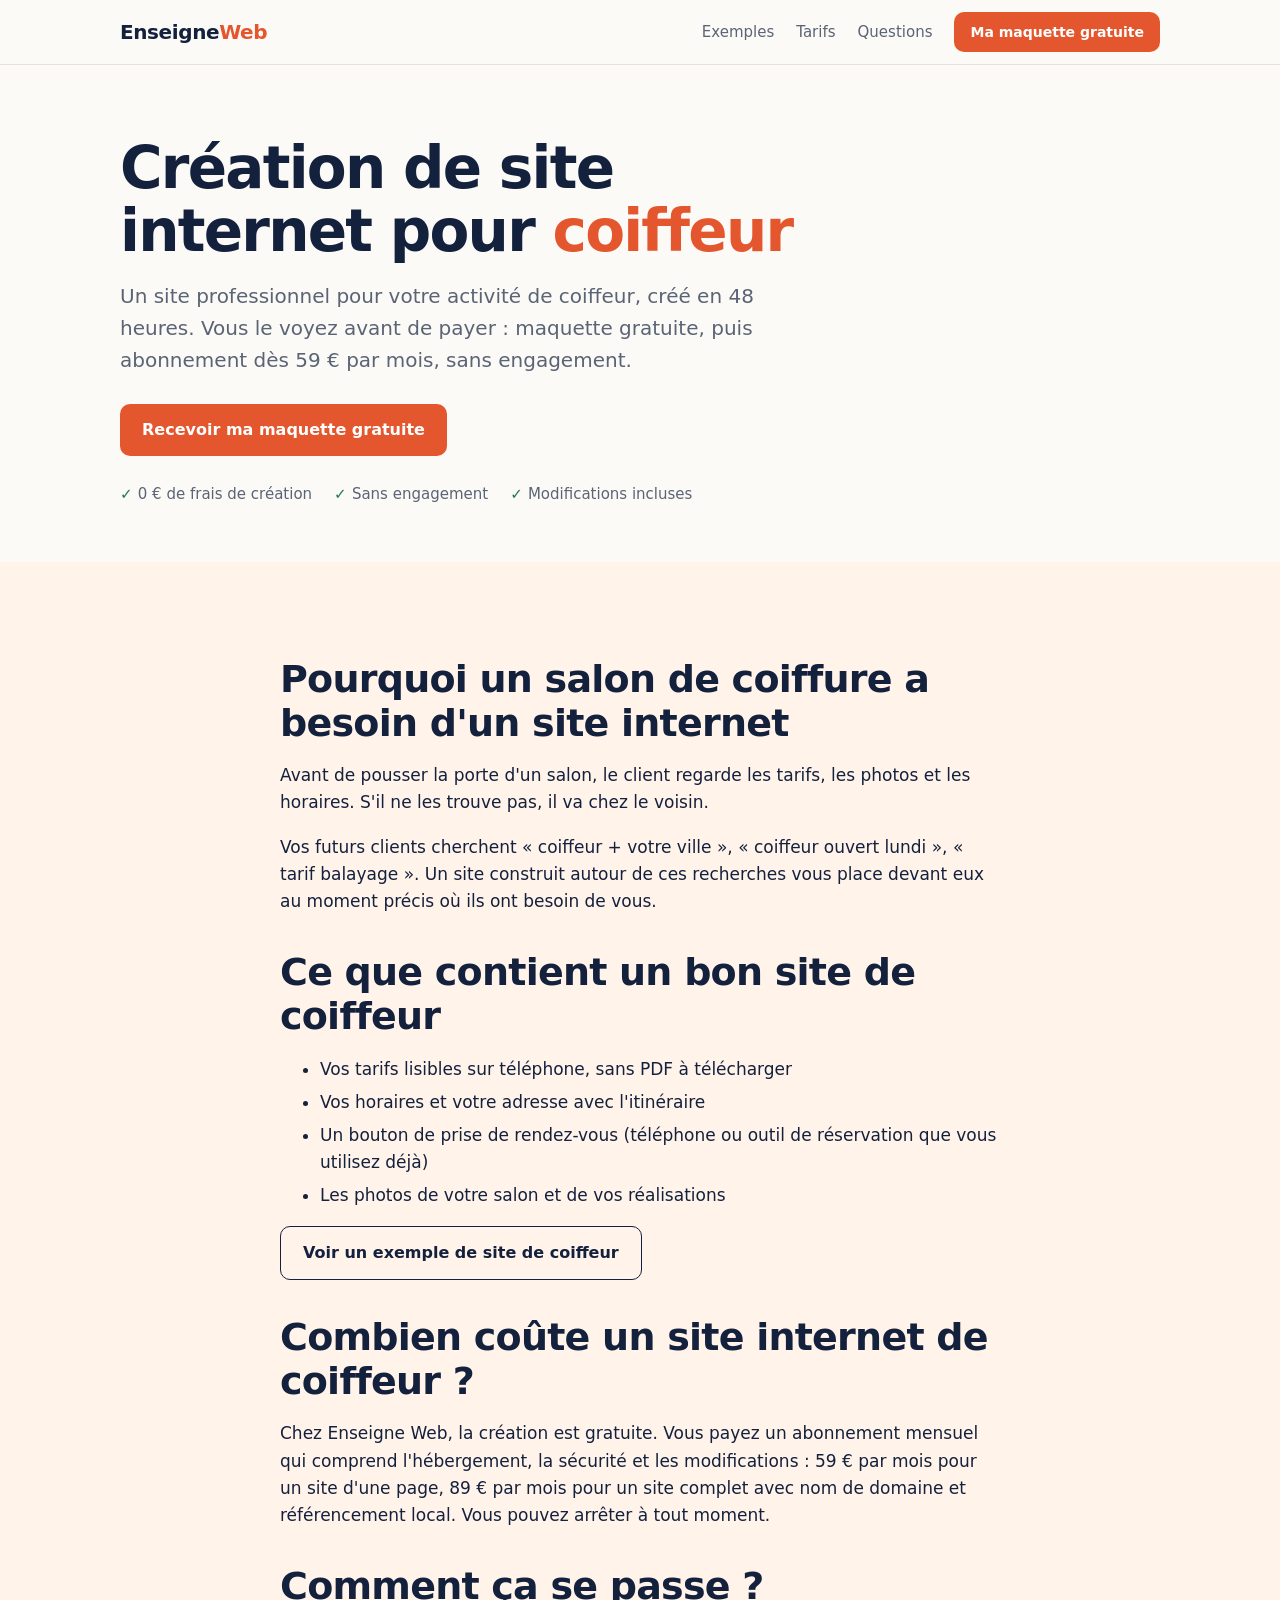
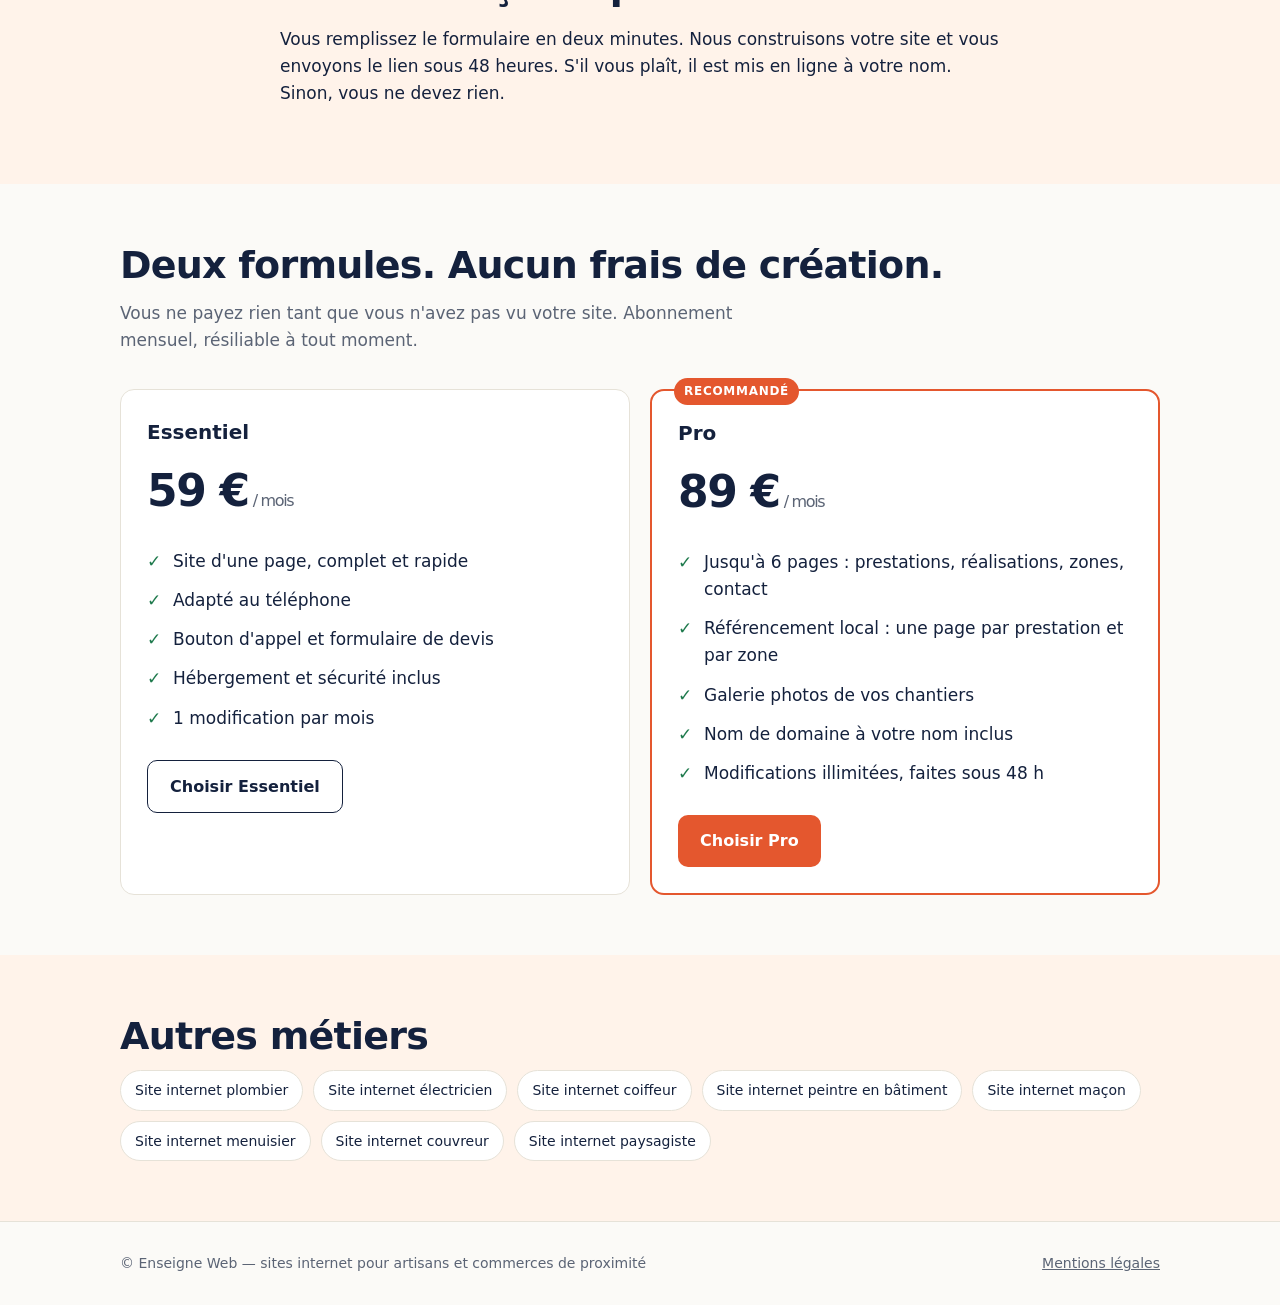
<file: creation-site-internet-coiffeur.html>
<!doctype html>
<html lang="fr">
<head>
<meta charset="utf-8">
<meta name="viewport" content="width=device-width,initial-scale=1">
<title>Création site internet coiffeur — maquette gratuite | Enseigne Web</title>
<meta name="description" content="Site internet pour coiffeurs et salons de coiffure : créé en 48 h, maquette gratuite, sans engagement, dès 59 €/mois. Référencement local et formulaire de devis inclus.">
<link rel="canonical" href="https://youvamassi29-rgb.github.io/creation-site-internet-coiffeur.html">
<meta property="og:title" content="Création site internet coiffeur — maquette gratuite | Enseigne Web">
<meta property="og:description" content="Site internet pour coiffeurs et salons de coiffure : créé en 48 h, maquette gratuite, sans engagement, dès 59 €/mois. Référencement local et formulaire de devis inclus.">
<meta property="og:type" content="website">
<link rel="stylesheet" href="assets/style.css">
</head>
<body>
<header class="top"><div class="wrap">
<a class="logo" href="index.html">Enseigne<span>Web</span></a>
<nav class="main"><a href="index.html#exemples">Exemples</a><a href="index.html#tarifs">Tarifs</a><a href="index.html#questions">Questions</a><a class="btn small" href="index.html#maquette">Ma maquette gratuite</a></nav>
</div></header>

<section class="hero"><div class="wrap">
<h1>Création de site internet pour <em>coiffeur</em></h1>
<p class="lead">Un site professionnel pour votre activité de coiffeur, créé en 48 heures. Vous le voyez avant de payer : maquette gratuite, puis abonnement dès 59 € par mois, sans engagement.</p>
<div class="cta-row"><a class="btn" href="index.html#maquette">Recevoir ma maquette gratuite</a></div>
<ul class="ticks"><li>0 € de frais de création</li><li>Sans engagement</li><li>Modifications incluses</li></ul>
</div></section>
<section class="alt"><div class="wrap prose">
<h2>Pourquoi un salon de coiffure a besoin d'un site internet</h2>
<p>Avant de pousser la porte d&#x27;un salon, le client regarde les tarifs, les photos et les horaires. S&#x27;il ne les trouve pas, il va chez le voisin.</p>
<p>Vos futurs clients cherchent « coiffeur + votre ville », « coiffeur ouvert lundi », « tarif balayage ». Un site construit autour de ces recherches vous place devant eux au moment précis où ils ont besoin de vous.</p>
<h2>Ce que contient un bon site de coiffeur</h2>
<ul><li>Vos tarifs lisibles sur téléphone, sans PDF à télécharger</li><li>Vos horaires et votre adresse avec l&#x27;itinéraire</li><li>Un bouton de prise de rendez-vous (téléphone ou outil de réservation que vous utilisez déjà)</li><li>Les photos de votre salon et de vos réalisations</li></ul>
<p><a class="btn ghost" href="demos/coiffeur.html">Voir un exemple de site de coiffeur</a></p>
<h2>Combien coûte un site internet de coiffeur ?</h2>
<p>Chez Enseigne Web, la création est gratuite. Vous payez un abonnement mensuel qui comprend l'hébergement, la sécurité et les modifications : 59 € par mois pour un site d'une page, 89 € par mois pour un site complet avec nom de domaine et référencement local. Vous pouvez arrêter à tout moment.</p>
<h2>Comment ça se passe ?</h2>
<p>Vous remplissez le formulaire en deux minutes. Nous construisons votre site et vous envoyons le lien sous 48 heures. S'il vous plaît, il est mis en ligne à votre nom. Sinon, vous ne devez rien.</p>
</div></section>

<section id="tarifs"><div class="wrap">
<h2>Deux formules. Aucun frais de création.</h2>
<p class="sub">Vous ne payez rien tant que vous n'avez pas vu votre site. Abonnement mensuel, résiliable à tout moment.</p>
<div class="grid g2">
<div class="card plan"><h3>Essentiel</h3><div class="price">59 €<small> / mois</small></div>
<ul><li>Site d'une page, complet et rapide</li><li>Adapté au téléphone</li><li>Bouton d'appel et formulaire de devis</li><li>Hébergement et sécurité inclus</li><li>1 modification par mois</li></ul>
<a class="btn ghost" data-plan="essentiel" href="#maquette">Choisir Essentiel</a></div>
<div class="card plan best"><span class="tag">Recommandé</span><h3>Pro</h3><div class="price">89 €<small> / mois</small></div>
<ul><li>Jusqu'à 6 pages : prestations, réalisations, zones, contact</li><li>Référencement local : une page par prestation et par zone</li><li>Galerie photos de vos chantiers</li><li>Nom de domaine à votre nom inclus</li><li>Modifications illimitées, faites sous 48 h</li></ul>
<a class="btn" data-plan="pro" href="#maquette">Choisir Pro</a></div>
</div></div></section>

<section class="alt"><div class="wrap"><h2>Autres métiers</h2><div class="links"><a href="creation-site-internet-plombier.html">Site internet plombier</a><a href="creation-site-internet-electricien.html">Site internet électricien</a><a href="creation-site-internet-coiffeur.html">Site internet coiffeur</a><a href="creation-site-internet-peintre.html">Site internet peintre en bâtiment</a><a href="creation-site-internet-macon.html">Site internet maçon</a><a href="creation-site-internet-menuisier.html">Site internet menuisier</a><a href="creation-site-internet-couvreur.html">Site internet couvreur</a><a href="creation-site-internet-paysagiste.html">Site internet paysagiste</a></div></div></section>
<footer><div class="wrap"><span>© Enseigne Web — sites internet pour artisans et commerces de proximité</span><span><a href="mentions-legales.html">Mentions légales</a></span></div></footer>
<script src="assets/config.js"></script>
<script src="assets/site.js"></script>
</body>
</html>
</file>
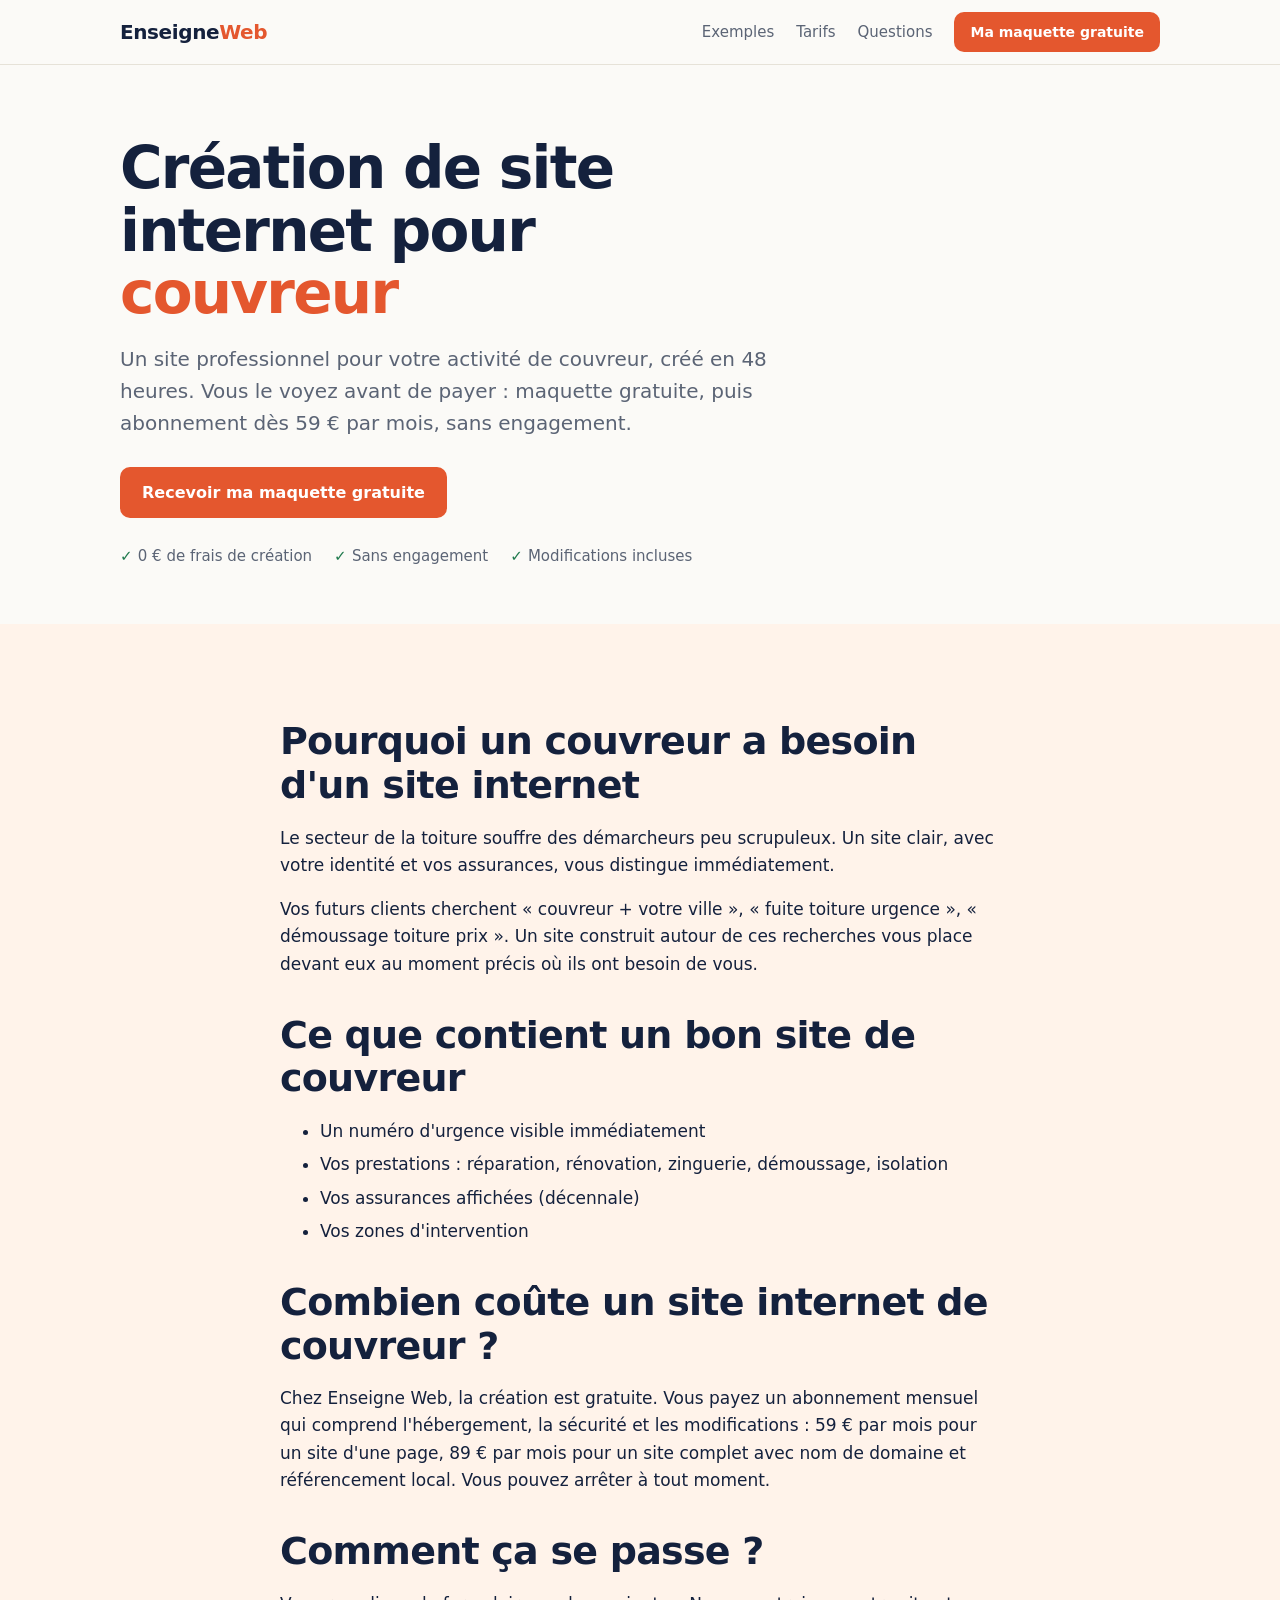
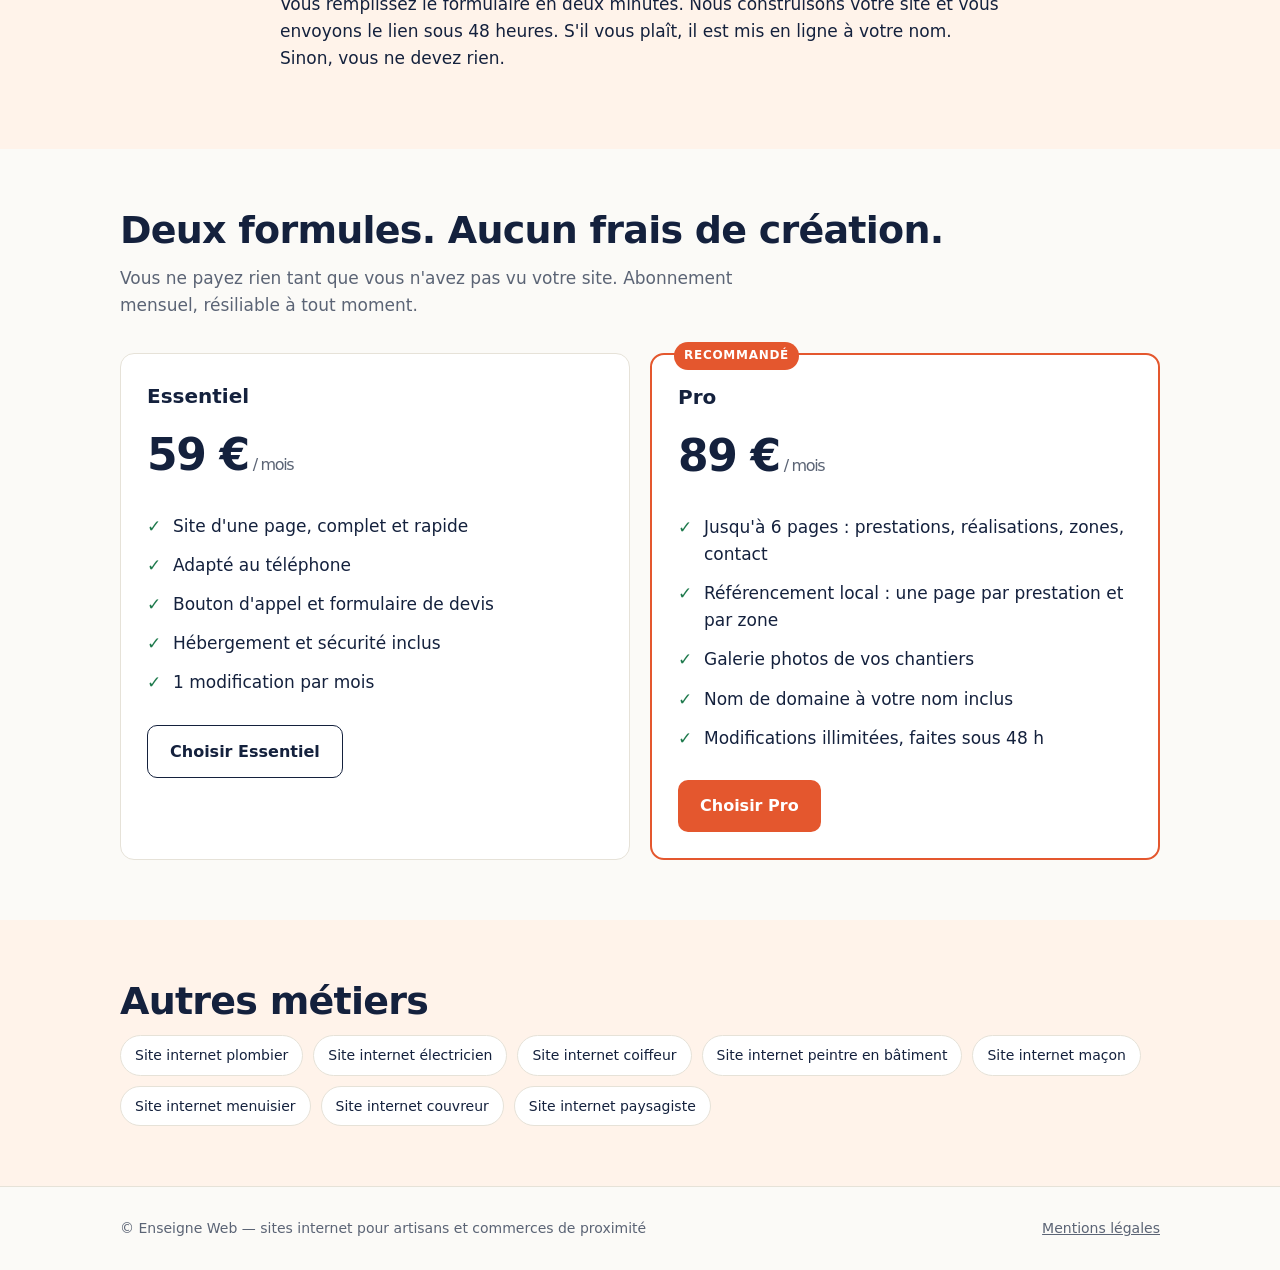
<file: creation-site-internet-couvreur.html>
<!doctype html>
<html lang="fr">
<head>
<meta charset="utf-8">
<meta name="viewport" content="width=device-width,initial-scale=1">
<title>Création site internet couvreur — maquette gratuite | Enseigne Web</title>
<meta name="description" content="Site internet pour couvreurs : créé en 48 h, maquette gratuite, sans engagement, dès 59 €/mois. Référencement local et formulaire de devis inclus.">
<link rel="canonical" href="https://youvamassi29-rgb.github.io/creation-site-internet-couvreur.html">
<meta property="og:title" content="Création site internet couvreur — maquette gratuite | Enseigne Web">
<meta property="og:description" content="Site internet pour couvreurs : créé en 48 h, maquette gratuite, sans engagement, dès 59 €/mois. Référencement local et formulaire de devis inclus.">
<meta property="og:type" content="website">
<link rel="stylesheet" href="assets/style.css">
</head>
<body>
<header class="top"><div class="wrap">
<a class="logo" href="index.html">Enseigne<span>Web</span></a>
<nav class="main"><a href="index.html#exemples">Exemples</a><a href="index.html#tarifs">Tarifs</a><a href="index.html#questions">Questions</a><a class="btn small" href="index.html#maquette">Ma maquette gratuite</a></nav>
</div></header>

<section class="hero"><div class="wrap">
<h1>Création de site internet pour <em>couvreur</em></h1>
<p class="lead">Un site professionnel pour votre activité de couvreur, créé en 48 heures. Vous le voyez avant de payer : maquette gratuite, puis abonnement dès 59 € par mois, sans engagement.</p>
<div class="cta-row"><a class="btn" href="index.html#maquette">Recevoir ma maquette gratuite</a></div>
<ul class="ticks"><li>0 € de frais de création</li><li>Sans engagement</li><li>Modifications incluses</li></ul>
</div></section>
<section class="alt"><div class="wrap prose">
<h2>Pourquoi un couvreur a besoin d'un site internet</h2>
<p>Le secteur de la toiture souffre des démarcheurs peu scrupuleux. Un site clair, avec votre identité et vos assurances, vous distingue immédiatement.</p>
<p>Vos futurs clients cherchent « couvreur + votre ville », « fuite toiture urgence », « démoussage toiture prix ». Un site construit autour de ces recherches vous place devant eux au moment précis où ils ont besoin de vous.</p>
<h2>Ce que contient un bon site de couvreur</h2>
<ul><li>Un numéro d&#x27;urgence visible immédiatement</li><li>Vos prestations : réparation, rénovation, zinguerie, démoussage, isolation</li><li>Vos assurances affichées (décennale)</li><li>Vos zones d&#x27;intervention</li></ul>

<h2>Combien coûte un site internet de couvreur ?</h2>
<p>Chez Enseigne Web, la création est gratuite. Vous payez un abonnement mensuel qui comprend l'hébergement, la sécurité et les modifications : 59 € par mois pour un site d'une page, 89 € par mois pour un site complet avec nom de domaine et référencement local. Vous pouvez arrêter à tout moment.</p>
<h2>Comment ça se passe ?</h2>
<p>Vous remplissez le formulaire en deux minutes. Nous construisons votre site et vous envoyons le lien sous 48 heures. S'il vous plaît, il est mis en ligne à votre nom. Sinon, vous ne devez rien.</p>
</div></section>

<section id="tarifs"><div class="wrap">
<h2>Deux formules. Aucun frais de création.</h2>
<p class="sub">Vous ne payez rien tant que vous n'avez pas vu votre site. Abonnement mensuel, résiliable à tout moment.</p>
<div class="grid g2">
<div class="card plan"><h3>Essentiel</h3><div class="price">59 €<small> / mois</small></div>
<ul><li>Site d'une page, complet et rapide</li><li>Adapté au téléphone</li><li>Bouton d'appel et formulaire de devis</li><li>Hébergement et sécurité inclus</li><li>1 modification par mois</li></ul>
<a class="btn ghost" data-plan="essentiel" href="#maquette">Choisir Essentiel</a></div>
<div class="card plan best"><span class="tag">Recommandé</span><h3>Pro</h3><div class="price">89 €<small> / mois</small></div>
<ul><li>Jusqu'à 6 pages : prestations, réalisations, zones, contact</li><li>Référencement local : une page par prestation et par zone</li><li>Galerie photos de vos chantiers</li><li>Nom de domaine à votre nom inclus</li><li>Modifications illimitées, faites sous 48 h</li></ul>
<a class="btn" data-plan="pro" href="#maquette">Choisir Pro</a></div>
</div></div></section>

<section class="alt"><div class="wrap"><h2>Autres métiers</h2><div class="links"><a href="creation-site-internet-plombier.html">Site internet plombier</a><a href="creation-site-internet-electricien.html">Site internet électricien</a><a href="creation-site-internet-coiffeur.html">Site internet coiffeur</a><a href="creation-site-internet-peintre.html">Site internet peintre en bâtiment</a><a href="creation-site-internet-macon.html">Site internet maçon</a><a href="creation-site-internet-menuisier.html">Site internet menuisier</a><a href="creation-site-internet-couvreur.html">Site internet couvreur</a><a href="creation-site-internet-paysagiste.html">Site internet paysagiste</a></div></div></section>
<footer><div class="wrap"><span>© Enseigne Web — sites internet pour artisans et commerces de proximité</span><span><a href="mentions-legales.html">Mentions légales</a></span></div></footer>
<script src="assets/config.js"></script>
<script src="assets/site.js"></script>
</body>
</html>
</file>
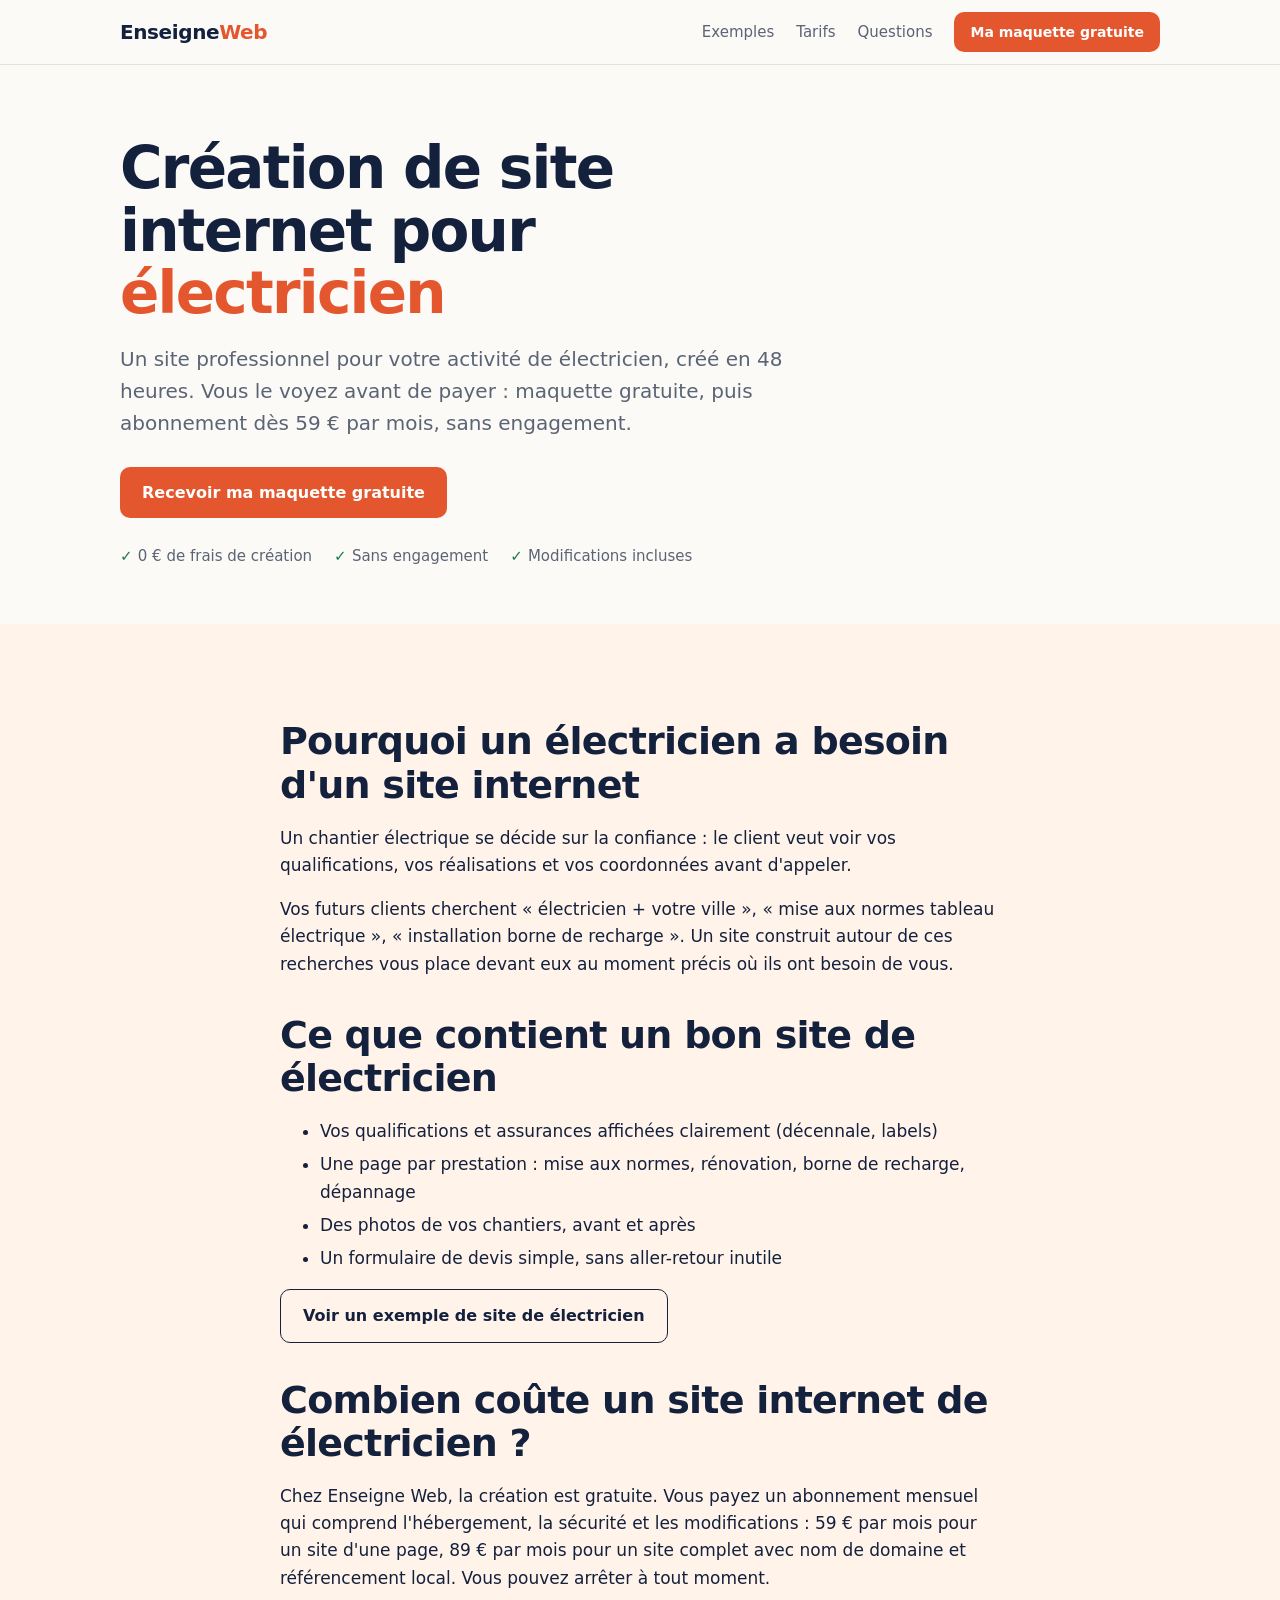
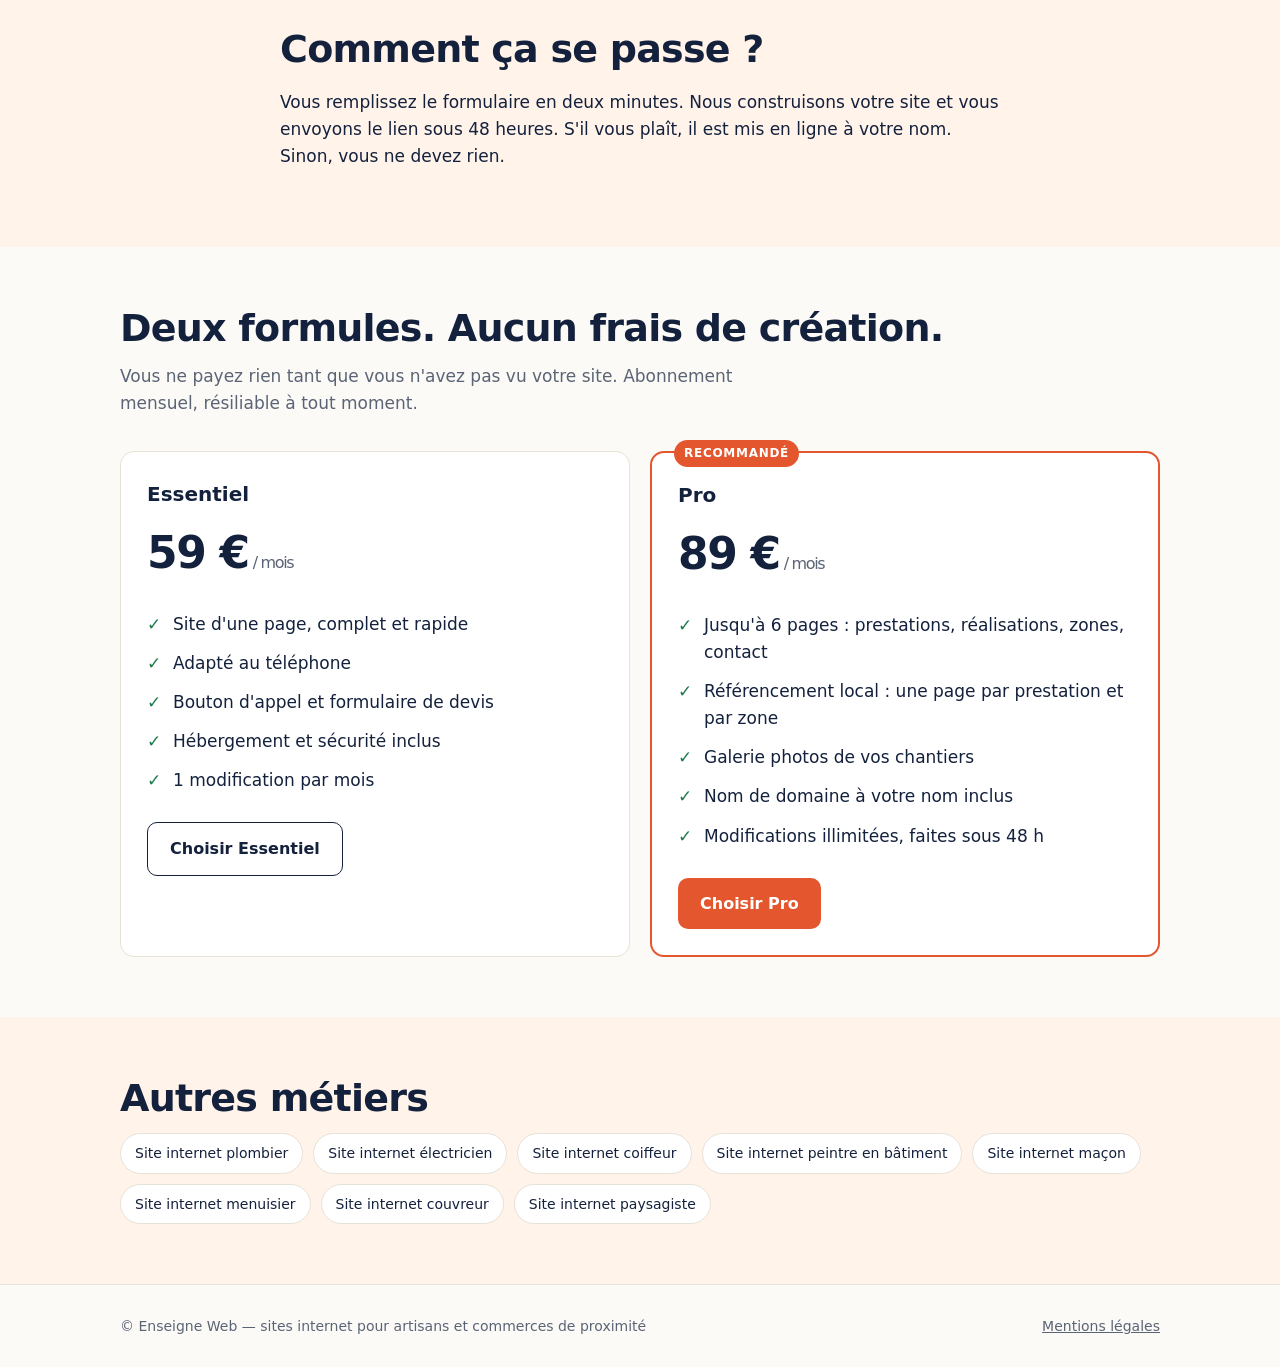
<file: creation-site-internet-electricien.html>
<!doctype html>
<html lang="fr">
<head>
<meta charset="utf-8">
<meta name="viewport" content="width=device-width,initial-scale=1">
<title>Création site internet électricien — maquette gratuite | Enseigne Web</title>
<meta name="description" content="Site internet pour électriciens : créé en 48 h, maquette gratuite, sans engagement, dès 59 €/mois. Référencement local et formulaire de devis inclus.">
<link rel="canonical" href="https://youvamassi29-rgb.github.io/creation-site-internet-electricien.html">
<meta property="og:title" content="Création site internet électricien — maquette gratuite | Enseigne Web">
<meta property="og:description" content="Site internet pour électriciens : créé en 48 h, maquette gratuite, sans engagement, dès 59 €/mois. Référencement local et formulaire de devis inclus.">
<meta property="og:type" content="website">
<link rel="stylesheet" href="assets/style.css">
</head>
<body>
<header class="top"><div class="wrap">
<a class="logo" href="index.html">Enseigne<span>Web</span></a>
<nav class="main"><a href="index.html#exemples">Exemples</a><a href="index.html#tarifs">Tarifs</a><a href="index.html#questions">Questions</a><a class="btn small" href="index.html#maquette">Ma maquette gratuite</a></nav>
</div></header>

<section class="hero"><div class="wrap">
<h1>Création de site internet pour <em>électricien</em></h1>
<p class="lead">Un site professionnel pour votre activité de électricien, créé en 48 heures. Vous le voyez avant de payer : maquette gratuite, puis abonnement dès 59 € par mois, sans engagement.</p>
<div class="cta-row"><a class="btn" href="index.html#maquette">Recevoir ma maquette gratuite</a></div>
<ul class="ticks"><li>0 € de frais de création</li><li>Sans engagement</li><li>Modifications incluses</li></ul>
</div></section>
<section class="alt"><div class="wrap prose">
<h2>Pourquoi un électricien a besoin d'un site internet</h2>
<p>Un chantier électrique se décide sur la confiance : le client veut voir vos qualifications, vos réalisations et vos coordonnées avant d&#x27;appeler.</p>
<p>Vos futurs clients cherchent « électricien + votre ville », « mise aux normes tableau électrique », « installation borne de recharge ». Un site construit autour de ces recherches vous place devant eux au moment précis où ils ont besoin de vous.</p>
<h2>Ce que contient un bon site de électricien</h2>
<ul><li>Vos qualifications et assurances affichées clairement (décennale, labels)</li><li>Une page par prestation : mise aux normes, rénovation, borne de recharge, dépannage</li><li>Des photos de vos chantiers, avant et après</li><li>Un formulaire de devis simple, sans aller-retour inutile</li></ul>
<p><a class="btn ghost" href="demos/electricien.html">Voir un exemple de site de électricien</a></p>
<h2>Combien coûte un site internet de électricien ?</h2>
<p>Chez Enseigne Web, la création est gratuite. Vous payez un abonnement mensuel qui comprend l'hébergement, la sécurité et les modifications : 59 € par mois pour un site d'une page, 89 € par mois pour un site complet avec nom de domaine et référencement local. Vous pouvez arrêter à tout moment.</p>
<h2>Comment ça se passe ?</h2>
<p>Vous remplissez le formulaire en deux minutes. Nous construisons votre site et vous envoyons le lien sous 48 heures. S'il vous plaît, il est mis en ligne à votre nom. Sinon, vous ne devez rien.</p>
</div></section>

<section id="tarifs"><div class="wrap">
<h2>Deux formules. Aucun frais de création.</h2>
<p class="sub">Vous ne payez rien tant que vous n'avez pas vu votre site. Abonnement mensuel, résiliable à tout moment.</p>
<div class="grid g2">
<div class="card plan"><h3>Essentiel</h3><div class="price">59 €<small> / mois</small></div>
<ul><li>Site d'une page, complet et rapide</li><li>Adapté au téléphone</li><li>Bouton d'appel et formulaire de devis</li><li>Hébergement et sécurité inclus</li><li>1 modification par mois</li></ul>
<a class="btn ghost" data-plan="essentiel" href="#maquette">Choisir Essentiel</a></div>
<div class="card plan best"><span class="tag">Recommandé</span><h3>Pro</h3><div class="price">89 €<small> / mois</small></div>
<ul><li>Jusqu'à 6 pages : prestations, réalisations, zones, contact</li><li>Référencement local : une page par prestation et par zone</li><li>Galerie photos de vos chantiers</li><li>Nom de domaine à votre nom inclus</li><li>Modifications illimitées, faites sous 48 h</li></ul>
<a class="btn" data-plan="pro" href="#maquette">Choisir Pro</a></div>
</div></div></section>

<section class="alt"><div class="wrap"><h2>Autres métiers</h2><div class="links"><a href="creation-site-internet-plombier.html">Site internet plombier</a><a href="creation-site-internet-electricien.html">Site internet électricien</a><a href="creation-site-internet-coiffeur.html">Site internet coiffeur</a><a href="creation-site-internet-peintre.html">Site internet peintre en bâtiment</a><a href="creation-site-internet-macon.html">Site internet maçon</a><a href="creation-site-internet-menuisier.html">Site internet menuisier</a><a href="creation-site-internet-couvreur.html">Site internet couvreur</a><a href="creation-site-internet-paysagiste.html">Site internet paysagiste</a></div></div></section>
<footer><div class="wrap"><span>© Enseigne Web — sites internet pour artisans et commerces de proximité</span><span><a href="mentions-legales.html">Mentions légales</a></span></div></footer>
<script src="assets/config.js"></script>
<script src="assets/site.js"></script>
</body>
</html>
</file>
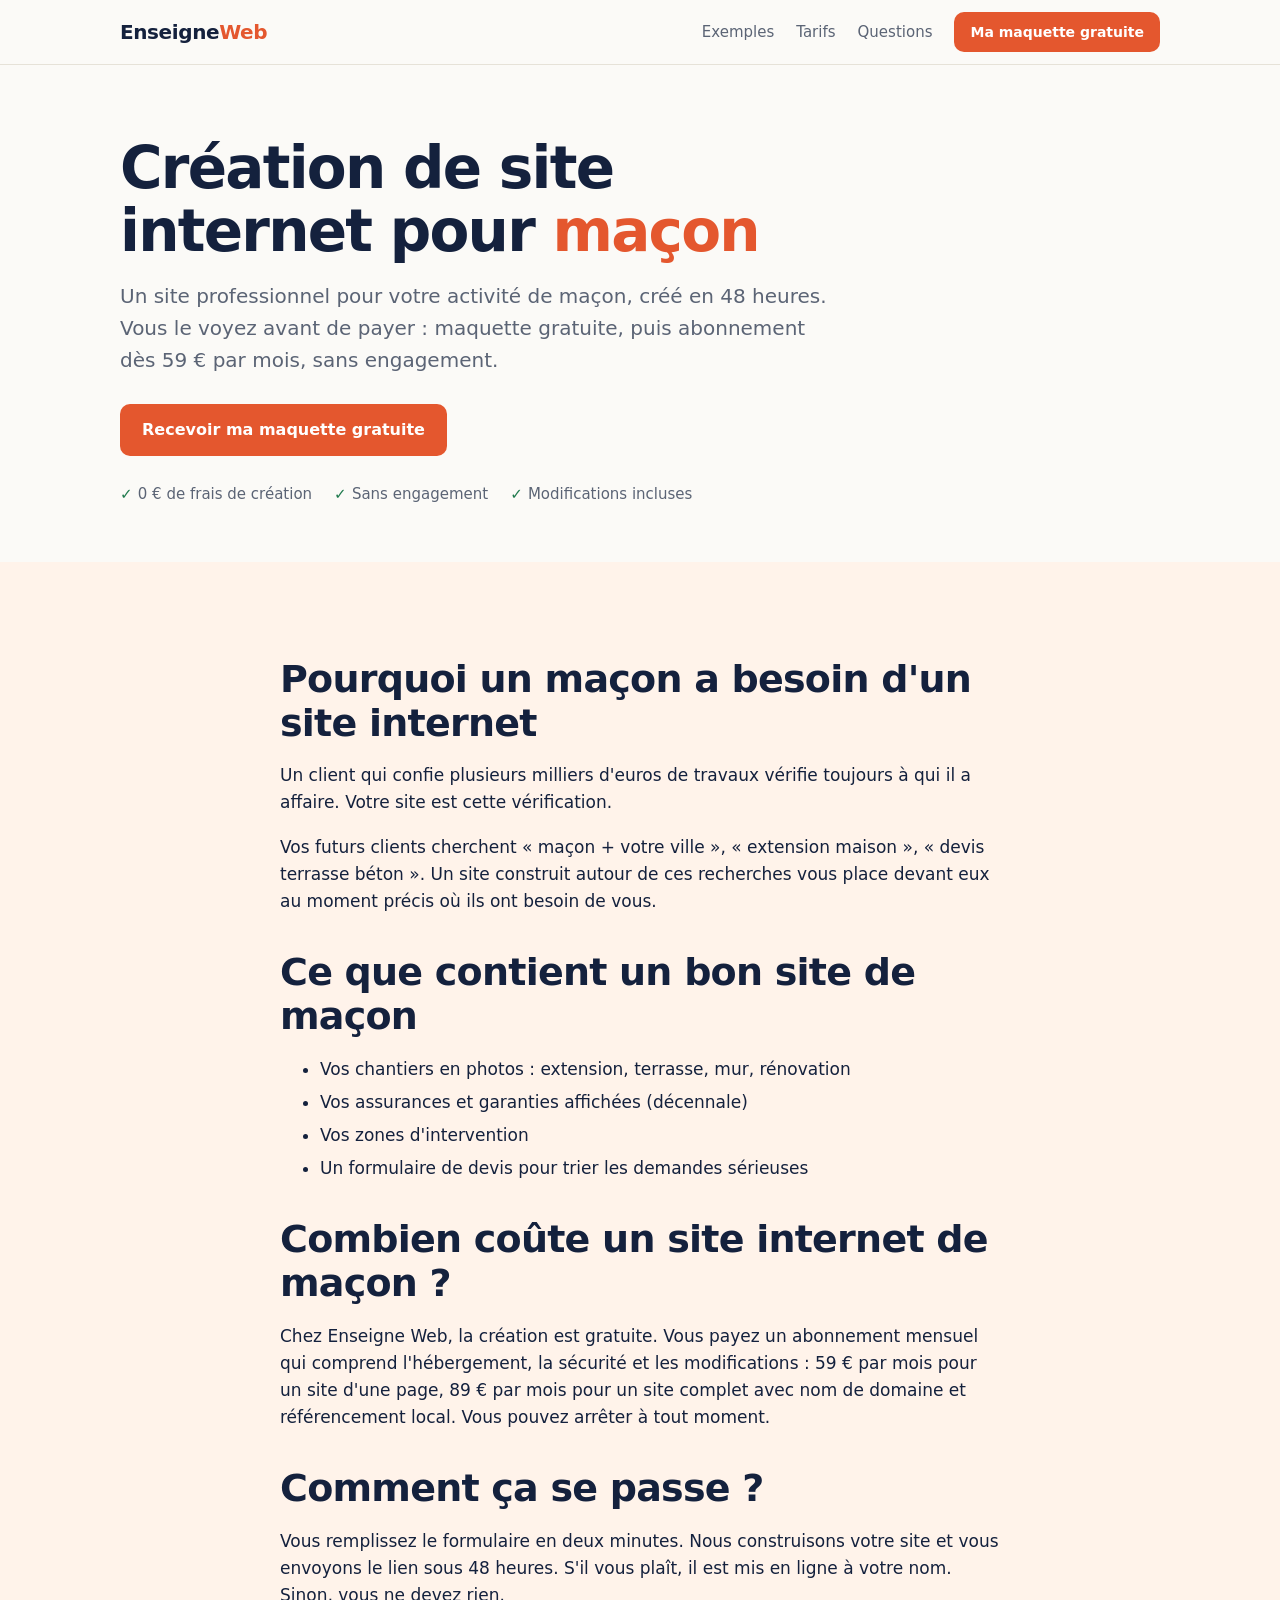
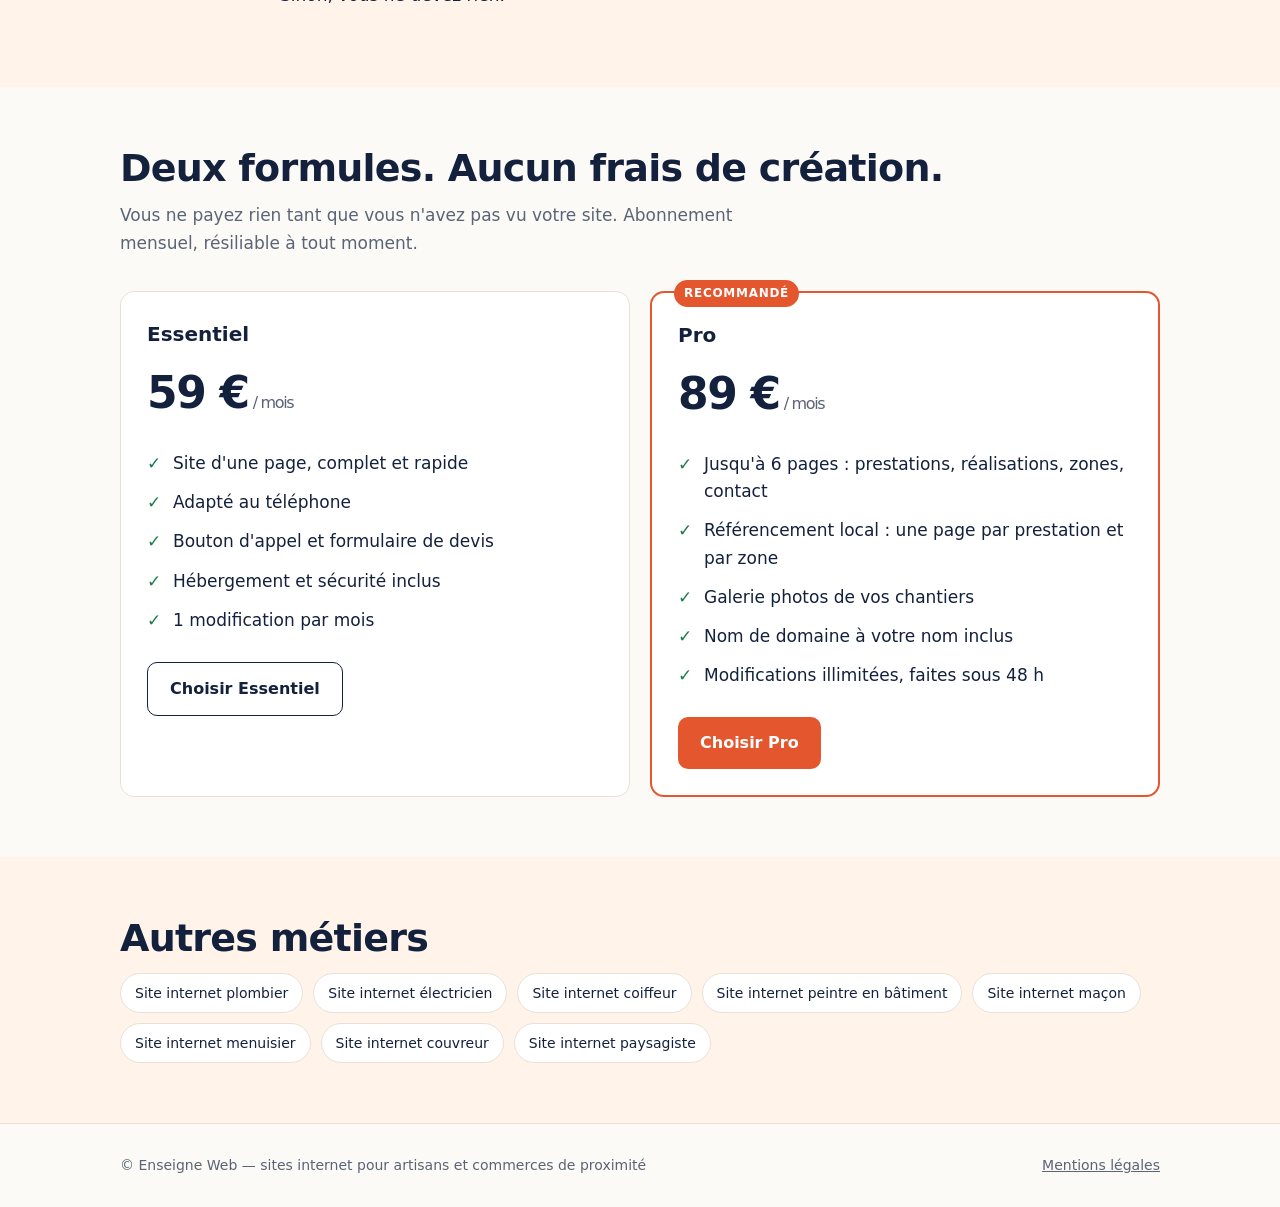
<file: creation-site-internet-macon.html>
<!doctype html>
<html lang="fr">
<head>
<meta charset="utf-8">
<meta name="viewport" content="width=device-width,initial-scale=1">
<title>Création site internet maçon — maquette gratuite | Enseigne Web</title>
<meta name="description" content="Site internet pour maçons : créé en 48 h, maquette gratuite, sans engagement, dès 59 €/mois. Référencement local et formulaire de devis inclus.">
<link rel="canonical" href="https://youvamassi29-rgb.github.io/creation-site-internet-macon.html">
<meta property="og:title" content="Création site internet maçon — maquette gratuite | Enseigne Web">
<meta property="og:description" content="Site internet pour maçons : créé en 48 h, maquette gratuite, sans engagement, dès 59 €/mois. Référencement local et formulaire de devis inclus.">
<meta property="og:type" content="website">
<link rel="stylesheet" href="assets/style.css">
</head>
<body>
<header class="top"><div class="wrap">
<a class="logo" href="index.html">Enseigne<span>Web</span></a>
<nav class="main"><a href="index.html#exemples">Exemples</a><a href="index.html#tarifs">Tarifs</a><a href="index.html#questions">Questions</a><a class="btn small" href="index.html#maquette">Ma maquette gratuite</a></nav>
</div></header>

<section class="hero"><div class="wrap">
<h1>Création de site internet pour <em>maçon</em></h1>
<p class="lead">Un site professionnel pour votre activité de maçon, créé en 48 heures. Vous le voyez avant de payer : maquette gratuite, puis abonnement dès 59 € par mois, sans engagement.</p>
<div class="cta-row"><a class="btn" href="index.html#maquette">Recevoir ma maquette gratuite</a></div>
<ul class="ticks"><li>0 € de frais de création</li><li>Sans engagement</li><li>Modifications incluses</li></ul>
</div></section>
<section class="alt"><div class="wrap prose">
<h2>Pourquoi un maçon a besoin d'un site internet</h2>
<p>Un client qui confie plusieurs milliers d&#x27;euros de travaux vérifie toujours à qui il a affaire. Votre site est cette vérification.</p>
<p>Vos futurs clients cherchent « maçon + votre ville », « extension maison », « devis terrasse béton ». Un site construit autour de ces recherches vous place devant eux au moment précis où ils ont besoin de vous.</p>
<h2>Ce que contient un bon site de maçon</h2>
<ul><li>Vos chantiers en photos : extension, terrasse, mur, rénovation</li><li>Vos assurances et garanties affichées (décennale)</li><li>Vos zones d&#x27;intervention</li><li>Un formulaire de devis pour trier les demandes sérieuses</li></ul>

<h2>Combien coûte un site internet de maçon ?</h2>
<p>Chez Enseigne Web, la création est gratuite. Vous payez un abonnement mensuel qui comprend l'hébergement, la sécurité et les modifications : 59 € par mois pour un site d'une page, 89 € par mois pour un site complet avec nom de domaine et référencement local. Vous pouvez arrêter à tout moment.</p>
<h2>Comment ça se passe ?</h2>
<p>Vous remplissez le formulaire en deux minutes. Nous construisons votre site et vous envoyons le lien sous 48 heures. S'il vous plaît, il est mis en ligne à votre nom. Sinon, vous ne devez rien.</p>
</div></section>

<section id="tarifs"><div class="wrap">
<h2>Deux formules. Aucun frais de création.</h2>
<p class="sub">Vous ne payez rien tant que vous n'avez pas vu votre site. Abonnement mensuel, résiliable à tout moment.</p>
<div class="grid g2">
<div class="card plan"><h3>Essentiel</h3><div class="price">59 €<small> / mois</small></div>
<ul><li>Site d'une page, complet et rapide</li><li>Adapté au téléphone</li><li>Bouton d'appel et formulaire de devis</li><li>Hébergement et sécurité inclus</li><li>1 modification par mois</li></ul>
<a class="btn ghost" data-plan="essentiel" href="#maquette">Choisir Essentiel</a></div>
<div class="card plan best"><span class="tag">Recommandé</span><h3>Pro</h3><div class="price">89 €<small> / mois</small></div>
<ul><li>Jusqu'à 6 pages : prestations, réalisations, zones, contact</li><li>Référencement local : une page par prestation et par zone</li><li>Galerie photos de vos chantiers</li><li>Nom de domaine à votre nom inclus</li><li>Modifications illimitées, faites sous 48 h</li></ul>
<a class="btn" data-plan="pro" href="#maquette">Choisir Pro</a></div>
</div></div></section>

<section class="alt"><div class="wrap"><h2>Autres métiers</h2><div class="links"><a href="creation-site-internet-plombier.html">Site internet plombier</a><a href="creation-site-internet-electricien.html">Site internet électricien</a><a href="creation-site-internet-coiffeur.html">Site internet coiffeur</a><a href="creation-site-internet-peintre.html">Site internet peintre en bâtiment</a><a href="creation-site-internet-macon.html">Site internet maçon</a><a href="creation-site-internet-menuisier.html">Site internet menuisier</a><a href="creation-site-internet-couvreur.html">Site internet couvreur</a><a href="creation-site-internet-paysagiste.html">Site internet paysagiste</a></div></div></section>
<footer><div class="wrap"><span>© Enseigne Web — sites internet pour artisans et commerces de proximité</span><span><a href="mentions-legales.html">Mentions légales</a></span></div></footer>
<script src="assets/config.js"></script>
<script src="assets/site.js"></script>
</body>
</html>
</file>
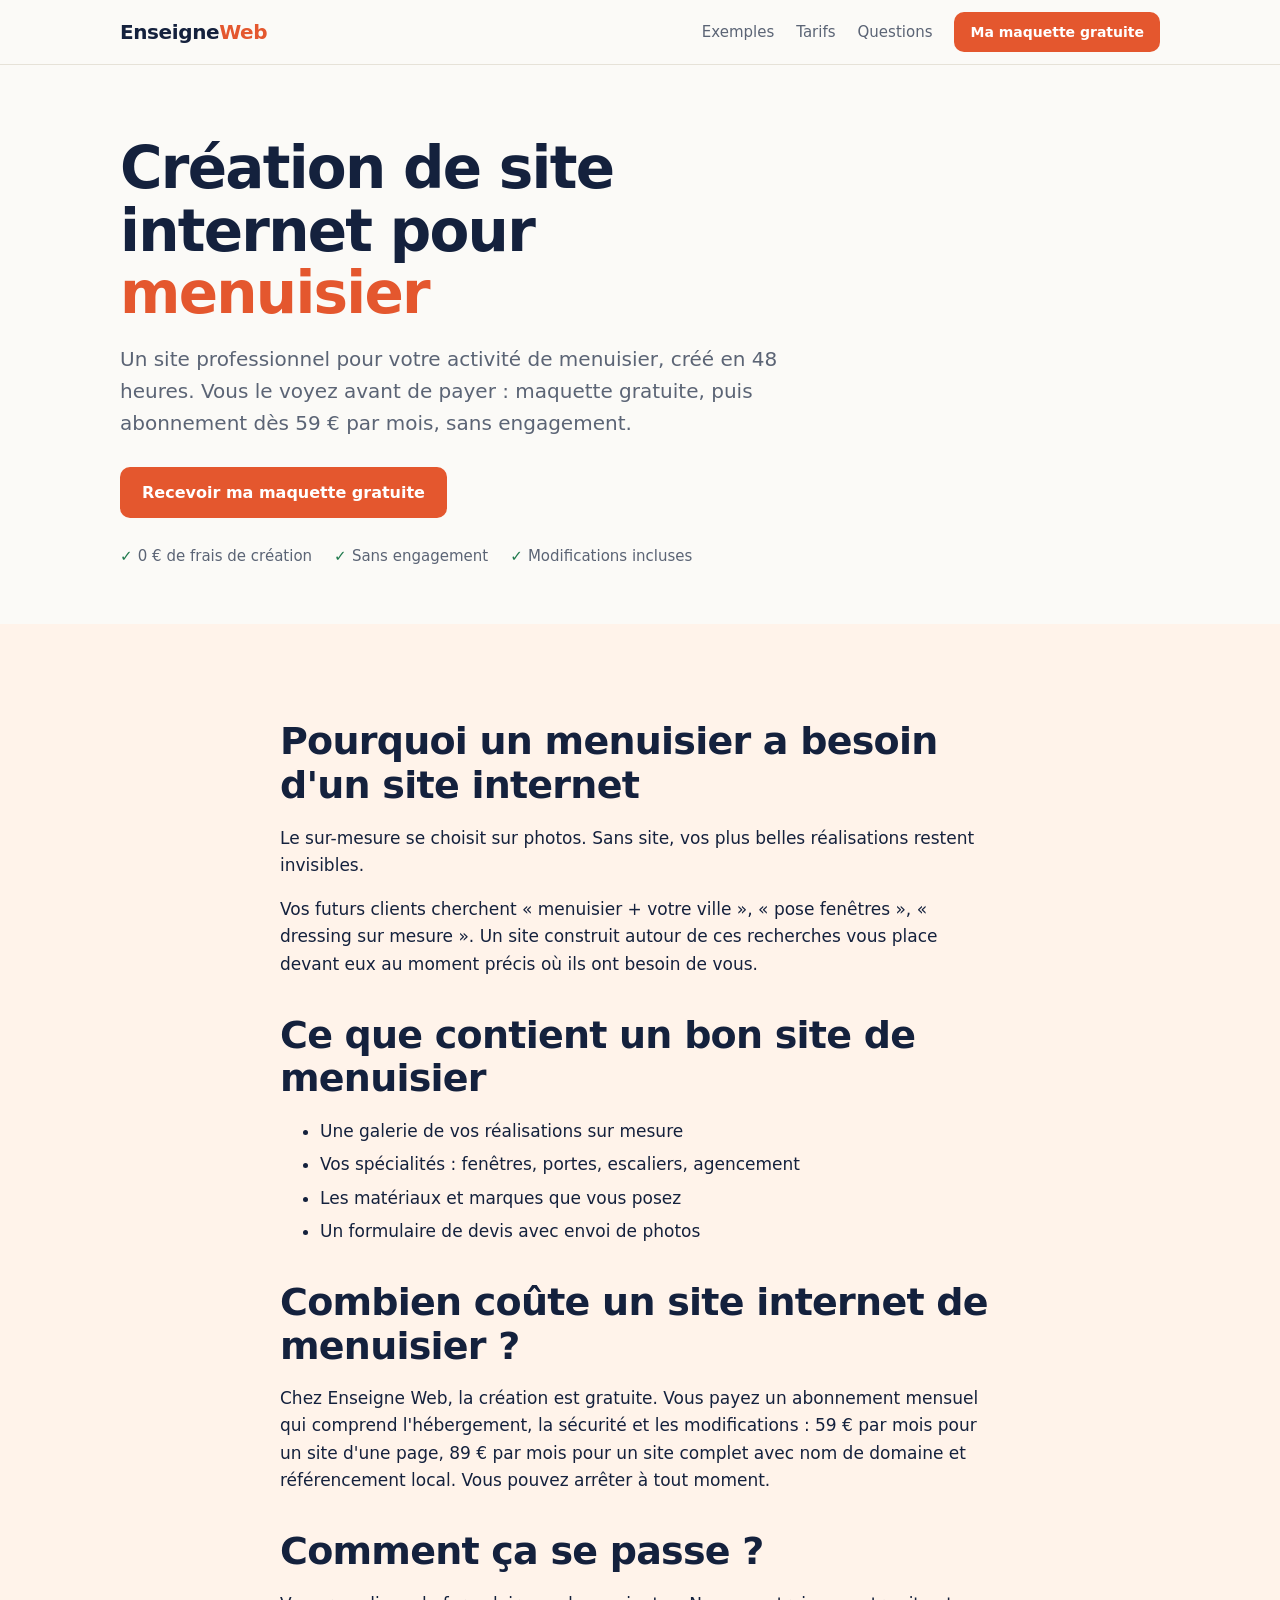
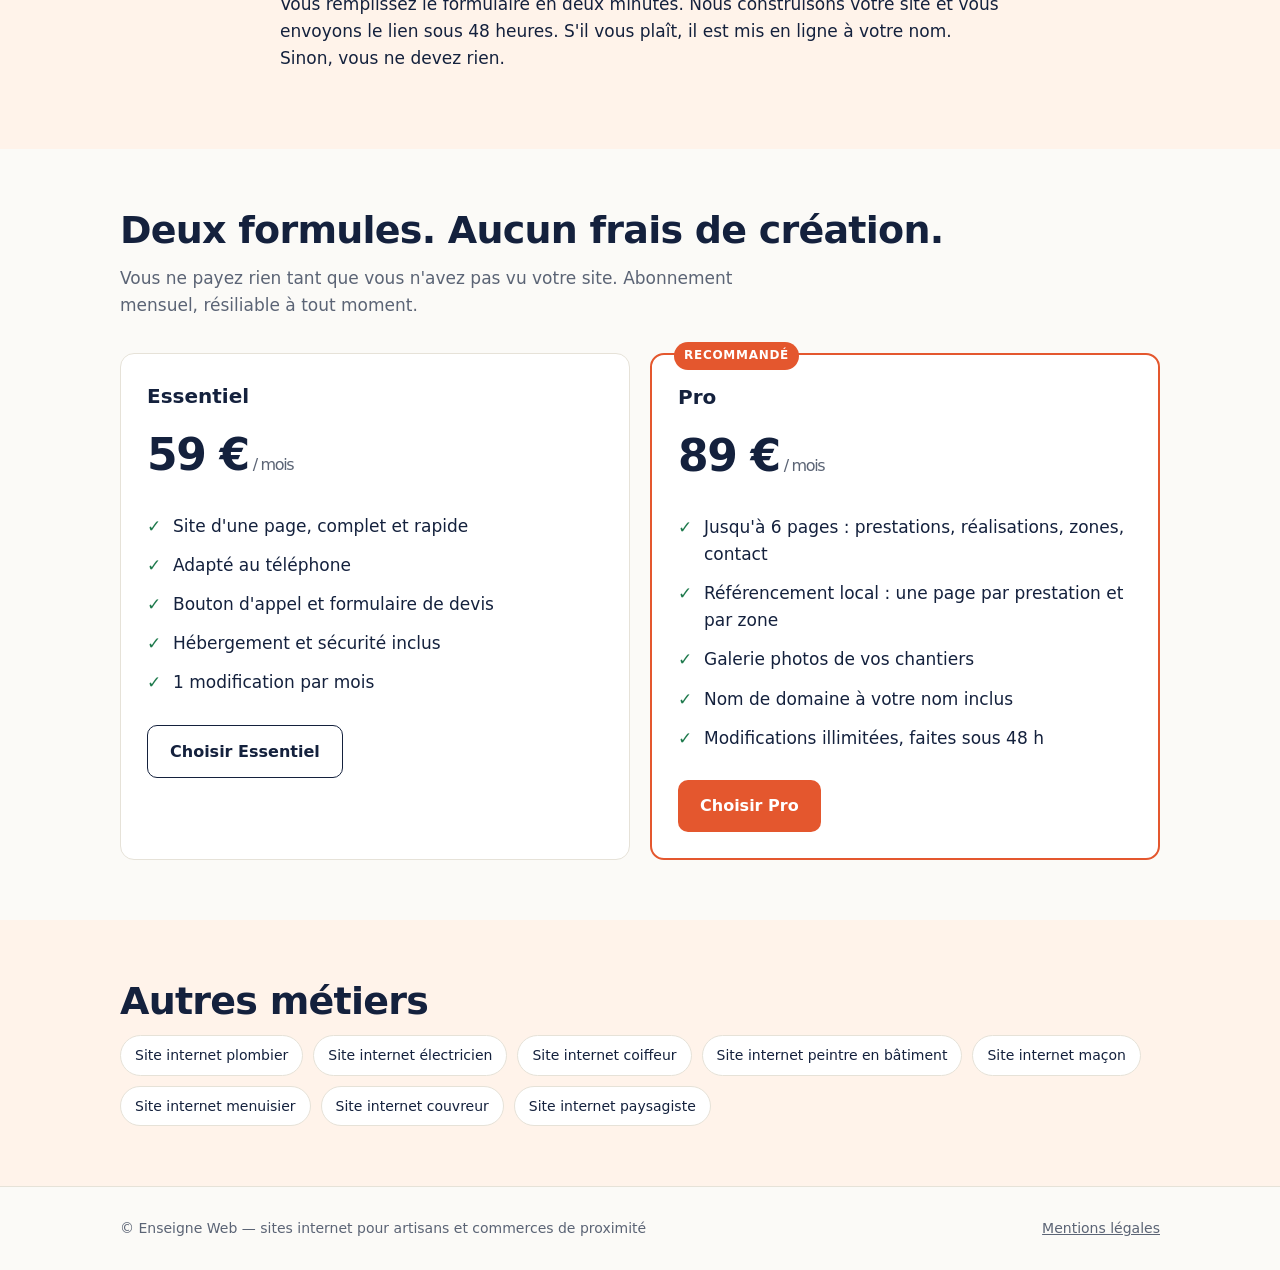
<file: creation-site-internet-menuisier.html>
<!doctype html>
<html lang="fr">
<head>
<meta charset="utf-8">
<meta name="viewport" content="width=device-width,initial-scale=1">
<title>Création site internet menuisier — maquette gratuite | Enseigne Web</title>
<meta name="description" content="Site internet pour menuisiers : créé en 48 h, maquette gratuite, sans engagement, dès 59 €/mois. Référencement local et formulaire de devis inclus.">
<link rel="canonical" href="https://youvamassi29-rgb.github.io/creation-site-internet-menuisier.html">
<meta property="og:title" content="Création site internet menuisier — maquette gratuite | Enseigne Web">
<meta property="og:description" content="Site internet pour menuisiers : créé en 48 h, maquette gratuite, sans engagement, dès 59 €/mois. Référencement local et formulaire de devis inclus.">
<meta property="og:type" content="website">
<link rel="stylesheet" href="assets/style.css">
</head>
<body>
<header class="top"><div class="wrap">
<a class="logo" href="index.html">Enseigne<span>Web</span></a>
<nav class="main"><a href="index.html#exemples">Exemples</a><a href="index.html#tarifs">Tarifs</a><a href="index.html#questions">Questions</a><a class="btn small" href="index.html#maquette">Ma maquette gratuite</a></nav>
</div></header>

<section class="hero"><div class="wrap">
<h1>Création de site internet pour <em>menuisier</em></h1>
<p class="lead">Un site professionnel pour votre activité de menuisier, créé en 48 heures. Vous le voyez avant de payer : maquette gratuite, puis abonnement dès 59 € par mois, sans engagement.</p>
<div class="cta-row"><a class="btn" href="index.html#maquette">Recevoir ma maquette gratuite</a></div>
<ul class="ticks"><li>0 € de frais de création</li><li>Sans engagement</li><li>Modifications incluses</li></ul>
</div></section>
<section class="alt"><div class="wrap prose">
<h2>Pourquoi un menuisier a besoin d'un site internet</h2>
<p>Le sur-mesure se choisit sur photos. Sans site, vos plus belles réalisations restent invisibles.</p>
<p>Vos futurs clients cherchent « menuisier + votre ville », « pose fenêtres », « dressing sur mesure ». Un site construit autour de ces recherches vous place devant eux au moment précis où ils ont besoin de vous.</p>
<h2>Ce que contient un bon site de menuisier</h2>
<ul><li>Une galerie de vos réalisations sur mesure</li><li>Vos spécialités : fenêtres, portes, escaliers, agencement</li><li>Les matériaux et marques que vous posez</li><li>Un formulaire de devis avec envoi de photos</li></ul>

<h2>Combien coûte un site internet de menuisier ?</h2>
<p>Chez Enseigne Web, la création est gratuite. Vous payez un abonnement mensuel qui comprend l'hébergement, la sécurité et les modifications : 59 € par mois pour un site d'une page, 89 € par mois pour un site complet avec nom de domaine et référencement local. Vous pouvez arrêter à tout moment.</p>
<h2>Comment ça se passe ?</h2>
<p>Vous remplissez le formulaire en deux minutes. Nous construisons votre site et vous envoyons le lien sous 48 heures. S'il vous plaît, il est mis en ligne à votre nom. Sinon, vous ne devez rien.</p>
</div></section>

<section id="tarifs"><div class="wrap">
<h2>Deux formules. Aucun frais de création.</h2>
<p class="sub">Vous ne payez rien tant que vous n'avez pas vu votre site. Abonnement mensuel, résiliable à tout moment.</p>
<div class="grid g2">
<div class="card plan"><h3>Essentiel</h3><div class="price">59 €<small> / mois</small></div>
<ul><li>Site d'une page, complet et rapide</li><li>Adapté au téléphone</li><li>Bouton d'appel et formulaire de devis</li><li>Hébergement et sécurité inclus</li><li>1 modification par mois</li></ul>
<a class="btn ghost" data-plan="essentiel" href="#maquette">Choisir Essentiel</a></div>
<div class="card plan best"><span class="tag">Recommandé</span><h3>Pro</h3><div class="price">89 €<small> / mois</small></div>
<ul><li>Jusqu'à 6 pages : prestations, réalisations, zones, contact</li><li>Référencement local : une page par prestation et par zone</li><li>Galerie photos de vos chantiers</li><li>Nom de domaine à votre nom inclus</li><li>Modifications illimitées, faites sous 48 h</li></ul>
<a class="btn" data-plan="pro" href="#maquette">Choisir Pro</a></div>
</div></div></section>

<section class="alt"><div class="wrap"><h2>Autres métiers</h2><div class="links"><a href="creation-site-internet-plombier.html">Site internet plombier</a><a href="creation-site-internet-electricien.html">Site internet électricien</a><a href="creation-site-internet-coiffeur.html">Site internet coiffeur</a><a href="creation-site-internet-peintre.html">Site internet peintre en bâtiment</a><a href="creation-site-internet-macon.html">Site internet maçon</a><a href="creation-site-internet-menuisier.html">Site internet menuisier</a><a href="creation-site-internet-couvreur.html">Site internet couvreur</a><a href="creation-site-internet-paysagiste.html">Site internet paysagiste</a></div></div></section>
<footer><div class="wrap"><span>© Enseigne Web — sites internet pour artisans et commerces de proximité</span><span><a href="mentions-legales.html">Mentions légales</a></span></div></footer>
<script src="assets/config.js"></script>
<script src="assets/site.js"></script>
</body>
</html>
</file>
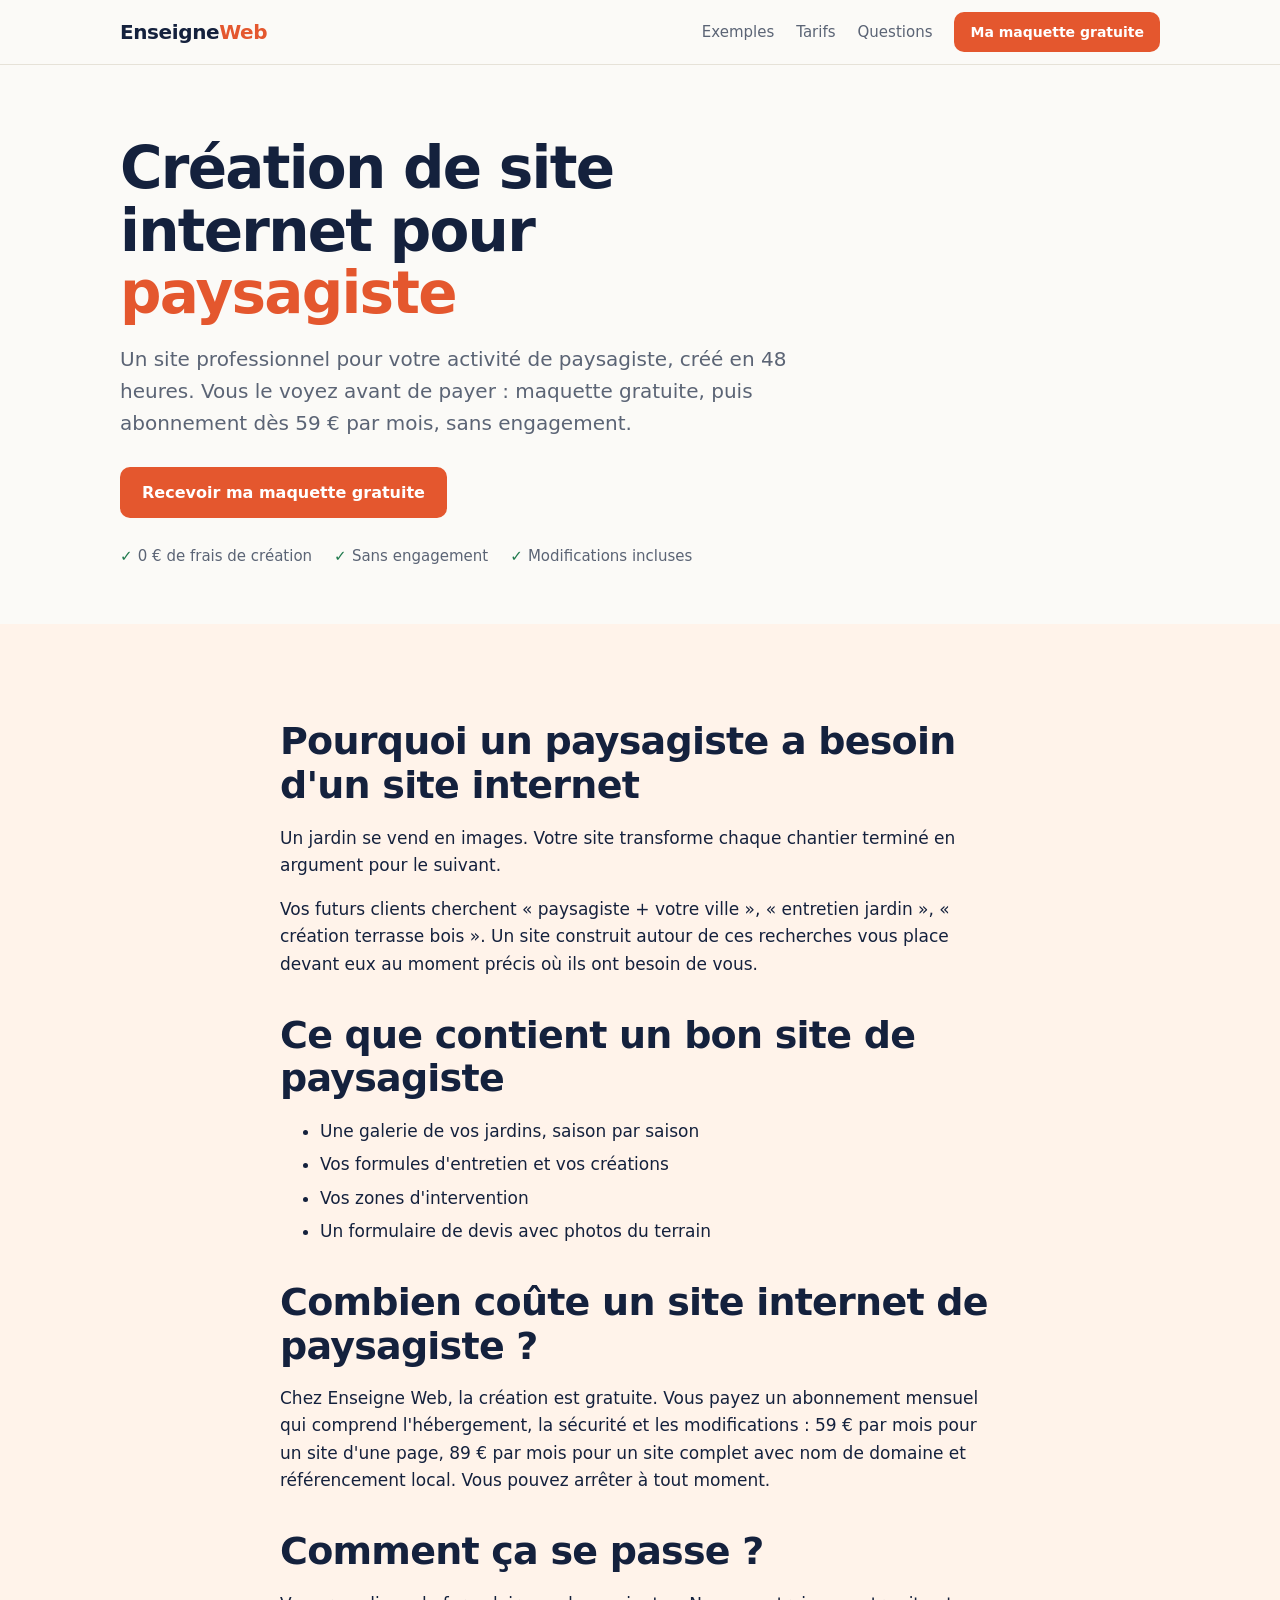
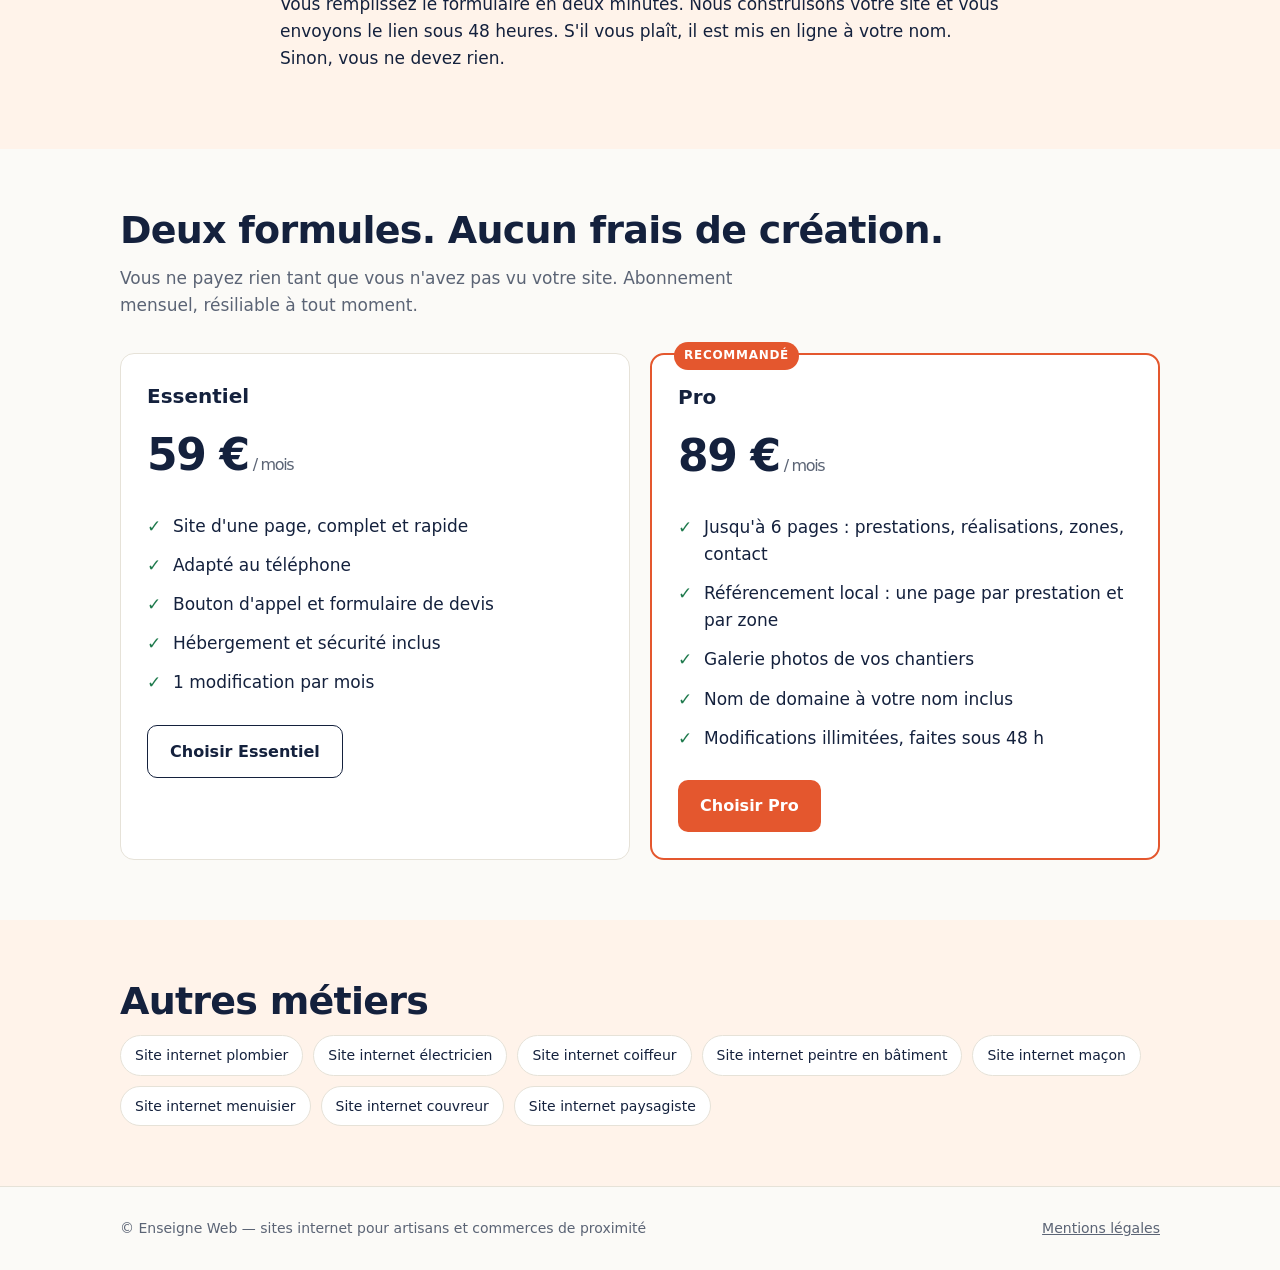
<file: creation-site-internet-paysagiste.html>
<!doctype html>
<html lang="fr">
<head>
<meta charset="utf-8">
<meta name="viewport" content="width=device-width,initial-scale=1">
<title>Création site internet paysagiste — maquette gratuite | Enseigne Web</title>
<meta name="description" content="Site internet pour paysagistes : créé en 48 h, maquette gratuite, sans engagement, dès 59 €/mois. Référencement local et formulaire de devis inclus.">
<link rel="canonical" href="https://youvamassi29-rgb.github.io/creation-site-internet-paysagiste.html">
<meta property="og:title" content="Création site internet paysagiste — maquette gratuite | Enseigne Web">
<meta property="og:description" content="Site internet pour paysagistes : créé en 48 h, maquette gratuite, sans engagement, dès 59 €/mois. Référencement local et formulaire de devis inclus.">
<meta property="og:type" content="website">
<link rel="stylesheet" href="assets/style.css">
</head>
<body>
<header class="top"><div class="wrap">
<a class="logo" href="index.html">Enseigne<span>Web</span></a>
<nav class="main"><a href="index.html#exemples">Exemples</a><a href="index.html#tarifs">Tarifs</a><a href="index.html#questions">Questions</a><a class="btn small" href="index.html#maquette">Ma maquette gratuite</a></nav>
</div></header>

<section class="hero"><div class="wrap">
<h1>Création de site internet pour <em>paysagiste</em></h1>
<p class="lead">Un site professionnel pour votre activité de paysagiste, créé en 48 heures. Vous le voyez avant de payer : maquette gratuite, puis abonnement dès 59 € par mois, sans engagement.</p>
<div class="cta-row"><a class="btn" href="index.html#maquette">Recevoir ma maquette gratuite</a></div>
<ul class="ticks"><li>0 € de frais de création</li><li>Sans engagement</li><li>Modifications incluses</li></ul>
</div></section>
<section class="alt"><div class="wrap prose">
<h2>Pourquoi un paysagiste a besoin d'un site internet</h2>
<p>Un jardin se vend en images. Votre site transforme chaque chantier terminé en argument pour le suivant.</p>
<p>Vos futurs clients cherchent « paysagiste + votre ville », « entretien jardin », « création terrasse bois ». Un site construit autour de ces recherches vous place devant eux au moment précis où ils ont besoin de vous.</p>
<h2>Ce que contient un bon site de paysagiste</h2>
<ul><li>Une galerie de vos jardins, saison par saison</li><li>Vos formules d&#x27;entretien et vos créations</li><li>Vos zones d&#x27;intervention</li><li>Un formulaire de devis avec photos du terrain</li></ul>

<h2>Combien coûte un site internet de paysagiste ?</h2>
<p>Chez Enseigne Web, la création est gratuite. Vous payez un abonnement mensuel qui comprend l'hébergement, la sécurité et les modifications : 59 € par mois pour un site d'une page, 89 € par mois pour un site complet avec nom de domaine et référencement local. Vous pouvez arrêter à tout moment.</p>
<h2>Comment ça se passe ?</h2>
<p>Vous remplissez le formulaire en deux minutes. Nous construisons votre site et vous envoyons le lien sous 48 heures. S'il vous plaît, il est mis en ligne à votre nom. Sinon, vous ne devez rien.</p>
</div></section>

<section id="tarifs"><div class="wrap">
<h2>Deux formules. Aucun frais de création.</h2>
<p class="sub">Vous ne payez rien tant que vous n'avez pas vu votre site. Abonnement mensuel, résiliable à tout moment.</p>
<div class="grid g2">
<div class="card plan"><h3>Essentiel</h3><div class="price">59 €<small> / mois</small></div>
<ul><li>Site d'une page, complet et rapide</li><li>Adapté au téléphone</li><li>Bouton d'appel et formulaire de devis</li><li>Hébergement et sécurité inclus</li><li>1 modification par mois</li></ul>
<a class="btn ghost" data-plan="essentiel" href="#maquette">Choisir Essentiel</a></div>
<div class="card plan best"><span class="tag">Recommandé</span><h3>Pro</h3><div class="price">89 €<small> / mois</small></div>
<ul><li>Jusqu'à 6 pages : prestations, réalisations, zones, contact</li><li>Référencement local : une page par prestation et par zone</li><li>Galerie photos de vos chantiers</li><li>Nom de domaine à votre nom inclus</li><li>Modifications illimitées, faites sous 48 h</li></ul>
<a class="btn" data-plan="pro" href="#maquette">Choisir Pro</a></div>
</div></div></section>

<section class="alt"><div class="wrap"><h2>Autres métiers</h2><div class="links"><a href="creation-site-internet-plombier.html">Site internet plombier</a><a href="creation-site-internet-electricien.html">Site internet électricien</a><a href="creation-site-internet-coiffeur.html">Site internet coiffeur</a><a href="creation-site-internet-peintre.html">Site internet peintre en bâtiment</a><a href="creation-site-internet-macon.html">Site internet maçon</a><a href="creation-site-internet-menuisier.html">Site internet menuisier</a><a href="creation-site-internet-couvreur.html">Site internet couvreur</a><a href="creation-site-internet-paysagiste.html">Site internet paysagiste</a></div></div></section>
<footer><div class="wrap"><span>© Enseigne Web — sites internet pour artisans et commerces de proximité</span><span><a href="mentions-legales.html">Mentions légales</a></span></div></footer>
<script src="assets/config.js"></script>
<script src="assets/site.js"></script>
</body>
</html>
</file>
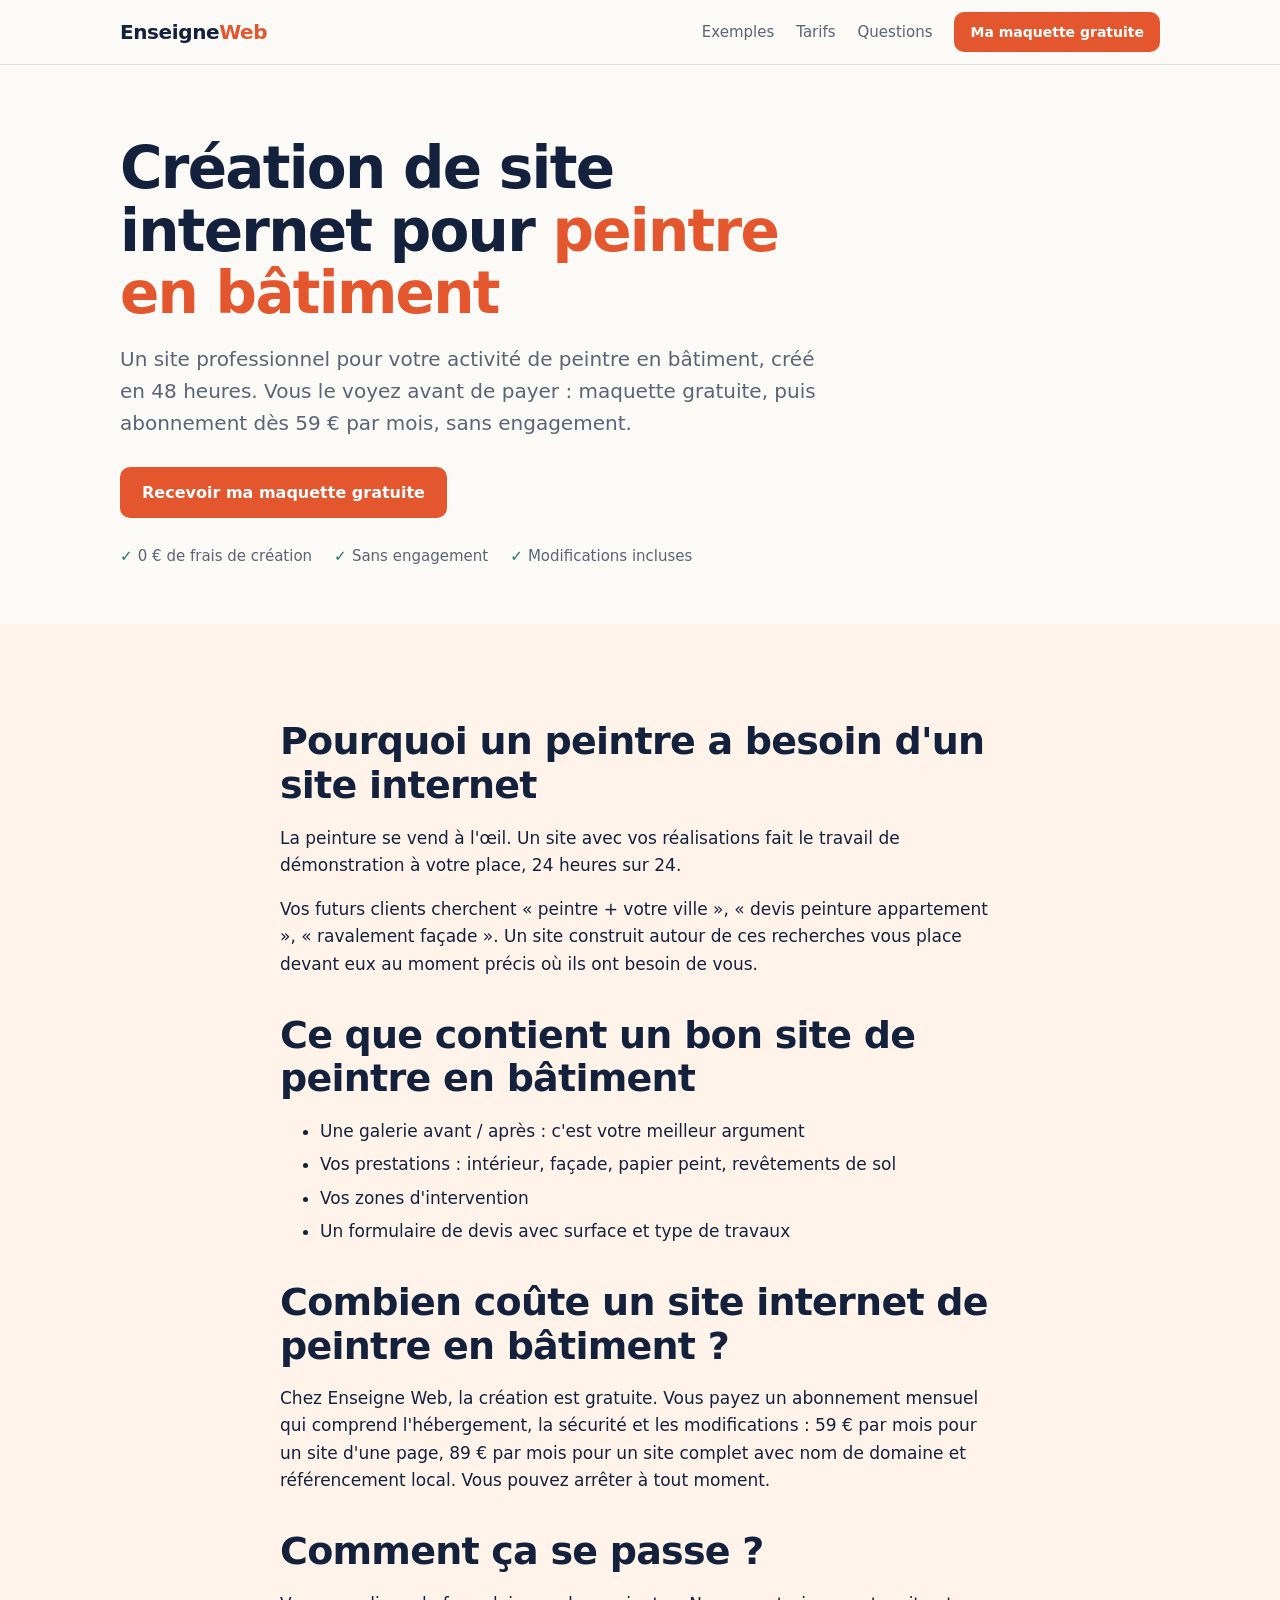
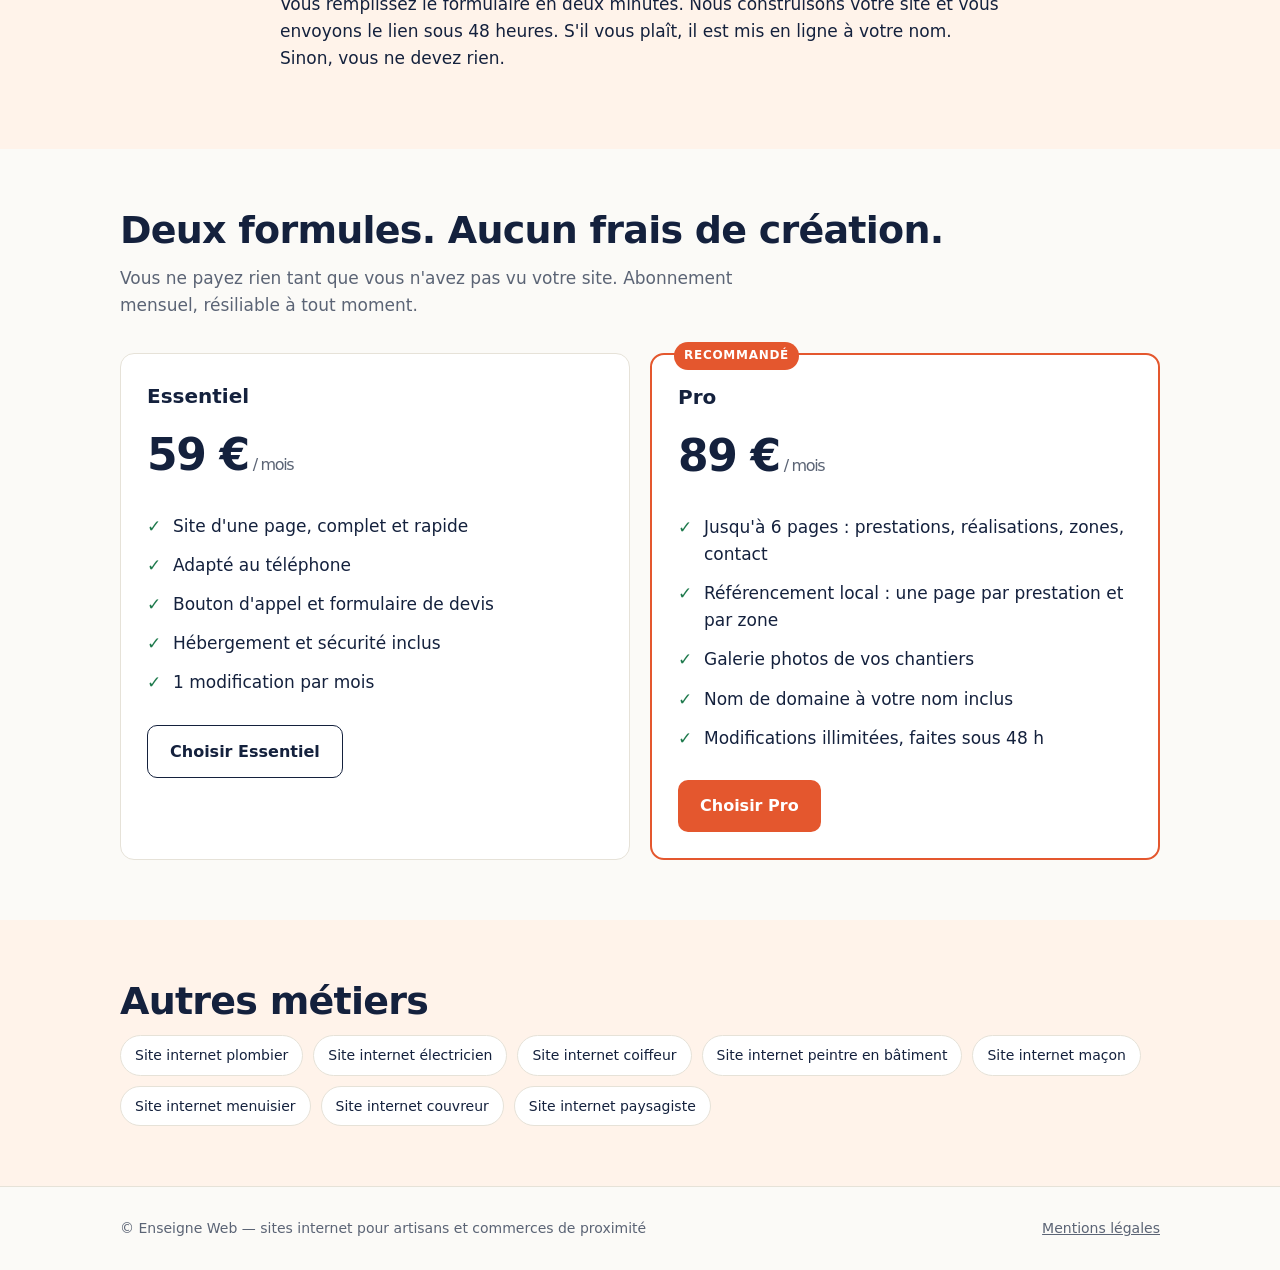
<file: creation-site-internet-peintre.html>
<!doctype html>
<html lang="fr">
<head>
<meta charset="utf-8">
<meta name="viewport" content="width=device-width,initial-scale=1">
<title>Création site internet peintre en bâtiment — maquette gratuite | Enseigne Web</title>
<meta name="description" content="Site internet pour peintres en bâtiment : créé en 48 h, maquette gratuite, sans engagement, dès 59 €/mois. Référencement local et formulaire de devis inclus.">
<link rel="canonical" href="https://youvamassi29-rgb.github.io/creation-site-internet-peintre.html">
<meta property="og:title" content="Création site internet peintre en bâtiment — maquette gratuite | Enseigne Web">
<meta property="og:description" content="Site internet pour peintres en bâtiment : créé en 48 h, maquette gratuite, sans engagement, dès 59 €/mois. Référencement local et formulaire de devis inclus.">
<meta property="og:type" content="website">
<link rel="stylesheet" href="assets/style.css">
</head>
<body>
<header class="top"><div class="wrap">
<a class="logo" href="index.html">Enseigne<span>Web</span></a>
<nav class="main"><a href="index.html#exemples">Exemples</a><a href="index.html#tarifs">Tarifs</a><a href="index.html#questions">Questions</a><a class="btn small" href="index.html#maquette">Ma maquette gratuite</a></nav>
</div></header>

<section class="hero"><div class="wrap">
<h1>Création de site internet pour <em>peintre en bâtiment</em></h1>
<p class="lead">Un site professionnel pour votre activité de peintre en bâtiment, créé en 48 heures. Vous le voyez avant de payer : maquette gratuite, puis abonnement dès 59 € par mois, sans engagement.</p>
<div class="cta-row"><a class="btn" href="index.html#maquette">Recevoir ma maquette gratuite</a></div>
<ul class="ticks"><li>0 € de frais de création</li><li>Sans engagement</li><li>Modifications incluses</li></ul>
</div></section>
<section class="alt"><div class="wrap prose">
<h2>Pourquoi un peintre a besoin d'un site internet</h2>
<p>La peinture se vend à l&#x27;œil. Un site avec vos réalisations fait le travail de démonstration à votre place, 24 heures sur 24.</p>
<p>Vos futurs clients cherchent « peintre + votre ville », « devis peinture appartement », « ravalement façade ». Un site construit autour de ces recherches vous place devant eux au moment précis où ils ont besoin de vous.</p>
<h2>Ce que contient un bon site de peintre en bâtiment</h2>
<ul><li>Une galerie avant / après : c&#x27;est votre meilleur argument</li><li>Vos prestations : intérieur, façade, papier peint, revêtements de sol</li><li>Vos zones d&#x27;intervention</li><li>Un formulaire de devis avec surface et type de travaux</li></ul>

<h2>Combien coûte un site internet de peintre en bâtiment ?</h2>
<p>Chez Enseigne Web, la création est gratuite. Vous payez un abonnement mensuel qui comprend l'hébergement, la sécurité et les modifications : 59 € par mois pour un site d'une page, 89 € par mois pour un site complet avec nom de domaine et référencement local. Vous pouvez arrêter à tout moment.</p>
<h2>Comment ça se passe ?</h2>
<p>Vous remplissez le formulaire en deux minutes. Nous construisons votre site et vous envoyons le lien sous 48 heures. S'il vous plaît, il est mis en ligne à votre nom. Sinon, vous ne devez rien.</p>
</div></section>

<section id="tarifs"><div class="wrap">
<h2>Deux formules. Aucun frais de création.</h2>
<p class="sub">Vous ne payez rien tant que vous n'avez pas vu votre site. Abonnement mensuel, résiliable à tout moment.</p>
<div class="grid g2">
<div class="card plan"><h3>Essentiel</h3><div class="price">59 €<small> / mois</small></div>
<ul><li>Site d'une page, complet et rapide</li><li>Adapté au téléphone</li><li>Bouton d'appel et formulaire de devis</li><li>Hébergement et sécurité inclus</li><li>1 modification par mois</li></ul>
<a class="btn ghost" data-plan="essentiel" href="#maquette">Choisir Essentiel</a></div>
<div class="card plan best"><span class="tag">Recommandé</span><h3>Pro</h3><div class="price">89 €<small> / mois</small></div>
<ul><li>Jusqu'à 6 pages : prestations, réalisations, zones, contact</li><li>Référencement local : une page par prestation et par zone</li><li>Galerie photos de vos chantiers</li><li>Nom de domaine à votre nom inclus</li><li>Modifications illimitées, faites sous 48 h</li></ul>
<a class="btn" data-plan="pro" href="#maquette">Choisir Pro</a></div>
</div></div></section>

<section class="alt"><div class="wrap"><h2>Autres métiers</h2><div class="links"><a href="creation-site-internet-plombier.html">Site internet plombier</a><a href="creation-site-internet-electricien.html">Site internet électricien</a><a href="creation-site-internet-coiffeur.html">Site internet coiffeur</a><a href="creation-site-internet-peintre.html">Site internet peintre en bâtiment</a><a href="creation-site-internet-macon.html">Site internet maçon</a><a href="creation-site-internet-menuisier.html">Site internet menuisier</a><a href="creation-site-internet-couvreur.html">Site internet couvreur</a><a href="creation-site-internet-paysagiste.html">Site internet paysagiste</a></div></div></section>
<footer><div class="wrap"><span>© Enseigne Web — sites internet pour artisans et commerces de proximité</span><span><a href="mentions-legales.html">Mentions légales</a></span></div></footer>
<script src="assets/config.js"></script>
<script src="assets/site.js"></script>
</body>
</html>
</file>
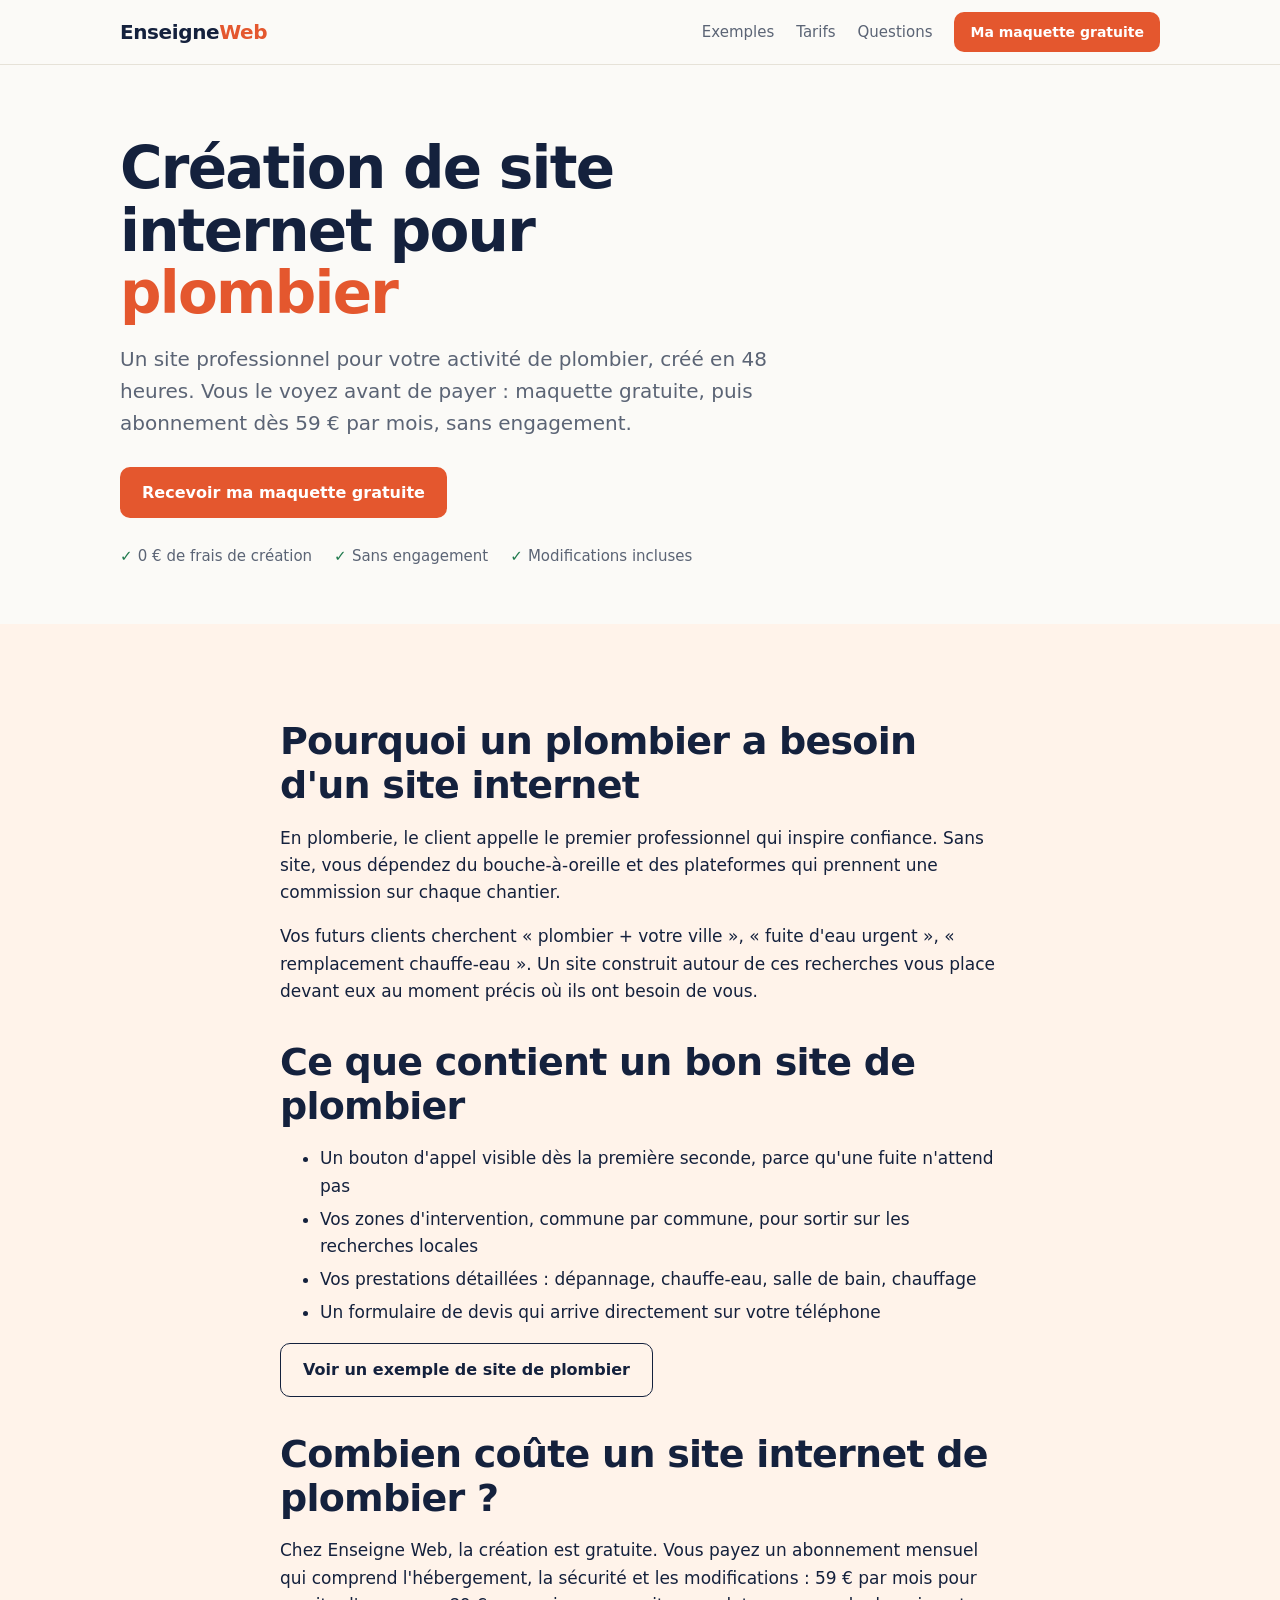
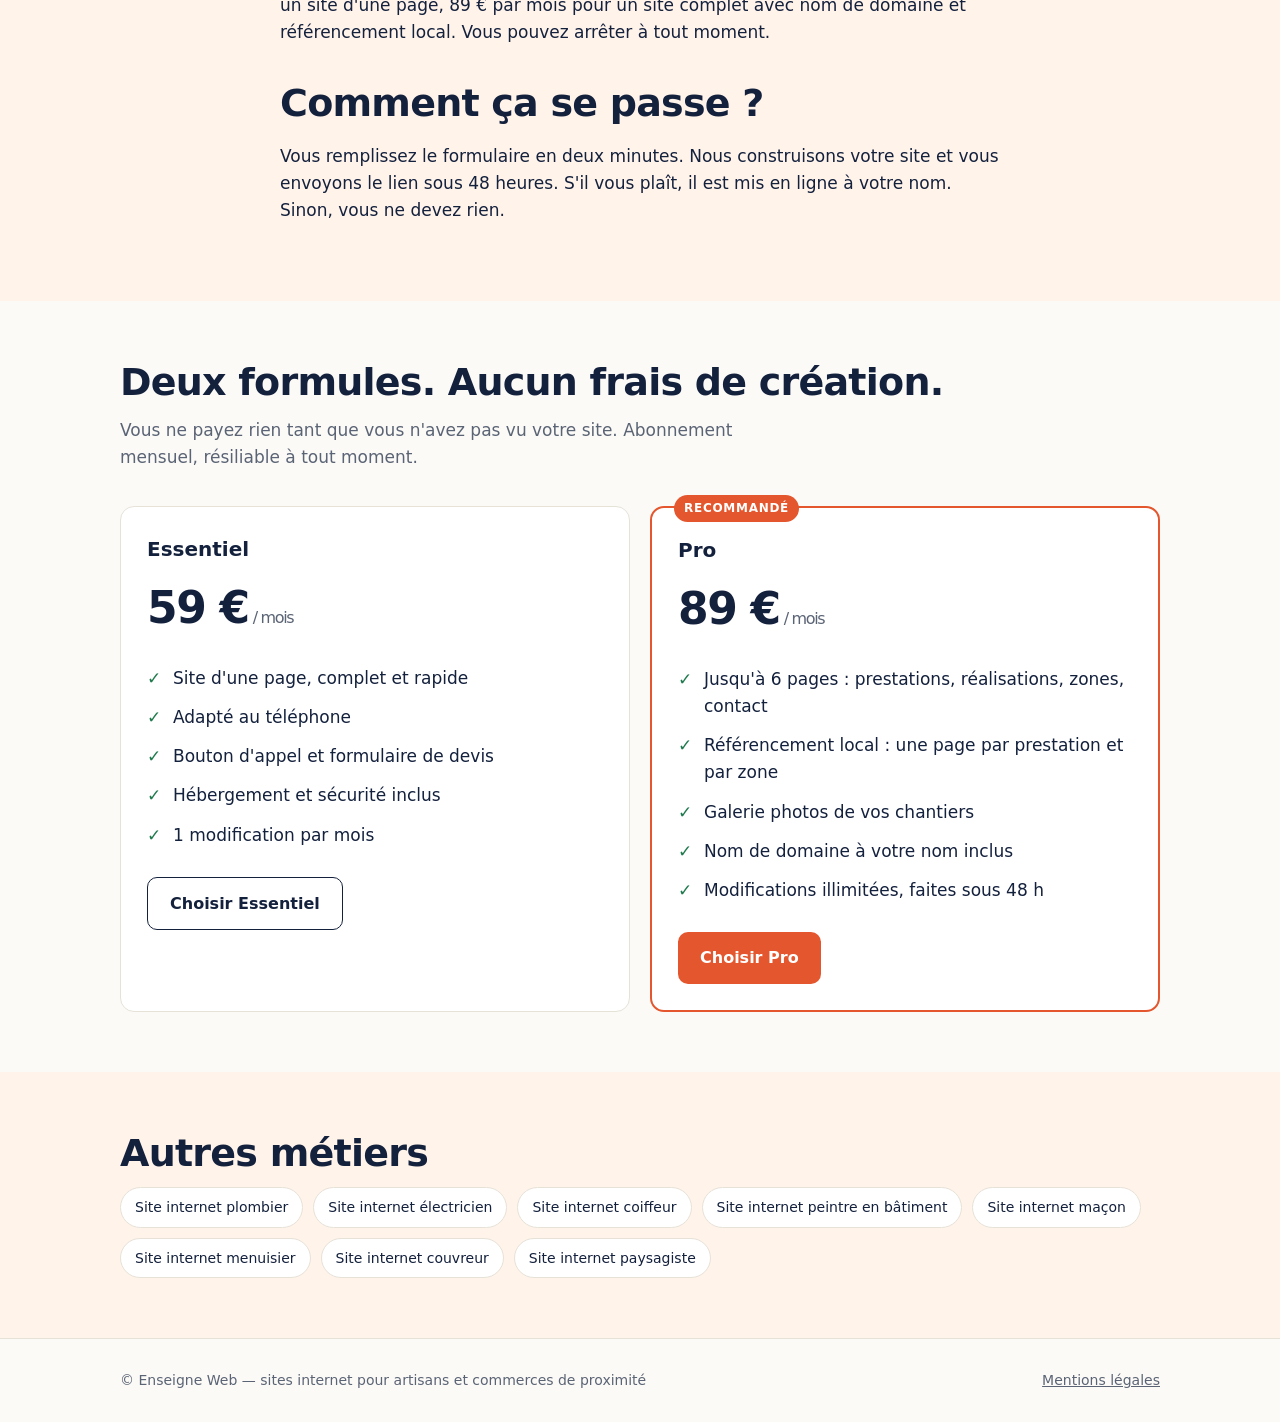
<file: creation-site-internet-plombier.html>
<!doctype html>
<html lang="fr">
<head>
<meta charset="utf-8">
<meta name="viewport" content="width=device-width,initial-scale=1">
<title>Création site internet plombier — maquette gratuite | Enseigne Web</title>
<meta name="description" content="Site internet pour plombiers : créé en 48 h, maquette gratuite, sans engagement, dès 59 €/mois. Référencement local et formulaire de devis inclus.">
<link rel="canonical" href="https://youvamassi29-rgb.github.io/creation-site-internet-plombier.html">
<meta property="og:title" content="Création site internet plombier — maquette gratuite | Enseigne Web">
<meta property="og:description" content="Site internet pour plombiers : créé en 48 h, maquette gratuite, sans engagement, dès 59 €/mois. Référencement local et formulaire de devis inclus.">
<meta property="og:type" content="website">
<link rel="stylesheet" href="assets/style.css">
</head>
<body>
<header class="top"><div class="wrap">
<a class="logo" href="index.html">Enseigne<span>Web</span></a>
<nav class="main"><a href="index.html#exemples">Exemples</a><a href="index.html#tarifs">Tarifs</a><a href="index.html#questions">Questions</a><a class="btn small" href="index.html#maquette">Ma maquette gratuite</a></nav>
</div></header>

<section class="hero"><div class="wrap">
<h1>Création de site internet pour <em>plombier</em></h1>
<p class="lead">Un site professionnel pour votre activité de plombier, créé en 48 heures. Vous le voyez avant de payer : maquette gratuite, puis abonnement dès 59 € par mois, sans engagement.</p>
<div class="cta-row"><a class="btn" href="index.html#maquette">Recevoir ma maquette gratuite</a></div>
<ul class="ticks"><li>0 € de frais de création</li><li>Sans engagement</li><li>Modifications incluses</li></ul>
</div></section>
<section class="alt"><div class="wrap prose">
<h2>Pourquoi un plombier a besoin d'un site internet</h2>
<p>En plomberie, le client appelle le premier professionnel qui inspire confiance. Sans site, vous dépendez du bouche-à-oreille et des plateformes qui prennent une commission sur chaque chantier.</p>
<p>Vos futurs clients cherchent « plombier + votre ville », « fuite d&#x27;eau urgent », « remplacement chauffe-eau ». Un site construit autour de ces recherches vous place devant eux au moment précis où ils ont besoin de vous.</p>
<h2>Ce que contient un bon site de plombier</h2>
<ul><li>Un bouton d&#x27;appel visible dès la première seconde, parce qu&#x27;une fuite n&#x27;attend pas</li><li>Vos zones d&#x27;intervention, commune par commune, pour sortir sur les recherches locales</li><li>Vos prestations détaillées : dépannage, chauffe-eau, salle de bain, chauffage</li><li>Un formulaire de devis qui arrive directement sur votre téléphone</li></ul>
<p><a class="btn ghost" href="demos/plombier.html">Voir un exemple de site de plombier</a></p>
<h2>Combien coûte un site internet de plombier ?</h2>
<p>Chez Enseigne Web, la création est gratuite. Vous payez un abonnement mensuel qui comprend l'hébergement, la sécurité et les modifications : 59 € par mois pour un site d'une page, 89 € par mois pour un site complet avec nom de domaine et référencement local. Vous pouvez arrêter à tout moment.</p>
<h2>Comment ça se passe ?</h2>
<p>Vous remplissez le formulaire en deux minutes. Nous construisons votre site et vous envoyons le lien sous 48 heures. S'il vous plaît, il est mis en ligne à votre nom. Sinon, vous ne devez rien.</p>
</div></section>

<section id="tarifs"><div class="wrap">
<h2>Deux formules. Aucun frais de création.</h2>
<p class="sub">Vous ne payez rien tant que vous n'avez pas vu votre site. Abonnement mensuel, résiliable à tout moment.</p>
<div class="grid g2">
<div class="card plan"><h3>Essentiel</h3><div class="price">59 €<small> / mois</small></div>
<ul><li>Site d'une page, complet et rapide</li><li>Adapté au téléphone</li><li>Bouton d'appel et formulaire de devis</li><li>Hébergement et sécurité inclus</li><li>1 modification par mois</li></ul>
<a class="btn ghost" data-plan="essentiel" href="#maquette">Choisir Essentiel</a></div>
<div class="card plan best"><span class="tag">Recommandé</span><h3>Pro</h3><div class="price">89 €<small> / mois</small></div>
<ul><li>Jusqu'à 6 pages : prestations, réalisations, zones, contact</li><li>Référencement local : une page par prestation et par zone</li><li>Galerie photos de vos chantiers</li><li>Nom de domaine à votre nom inclus</li><li>Modifications illimitées, faites sous 48 h</li></ul>
<a class="btn" data-plan="pro" href="#maquette">Choisir Pro</a></div>
</div></div></section>

<section class="alt"><div class="wrap"><h2>Autres métiers</h2><div class="links"><a href="creation-site-internet-plombier.html">Site internet plombier</a><a href="creation-site-internet-electricien.html">Site internet électricien</a><a href="creation-site-internet-coiffeur.html">Site internet coiffeur</a><a href="creation-site-internet-peintre.html">Site internet peintre en bâtiment</a><a href="creation-site-internet-macon.html">Site internet maçon</a><a href="creation-site-internet-menuisier.html">Site internet menuisier</a><a href="creation-site-internet-couvreur.html">Site internet couvreur</a><a href="creation-site-internet-paysagiste.html">Site internet paysagiste</a></div></div></section>
<footer><div class="wrap"><span>© Enseigne Web — sites internet pour artisans et commerces de proximité</span><span><a href="mentions-legales.html">Mentions légales</a></span></div></footer>
<script src="assets/config.js"></script>
<script src="assets/site.js"></script>
</body>
</html>
</file>
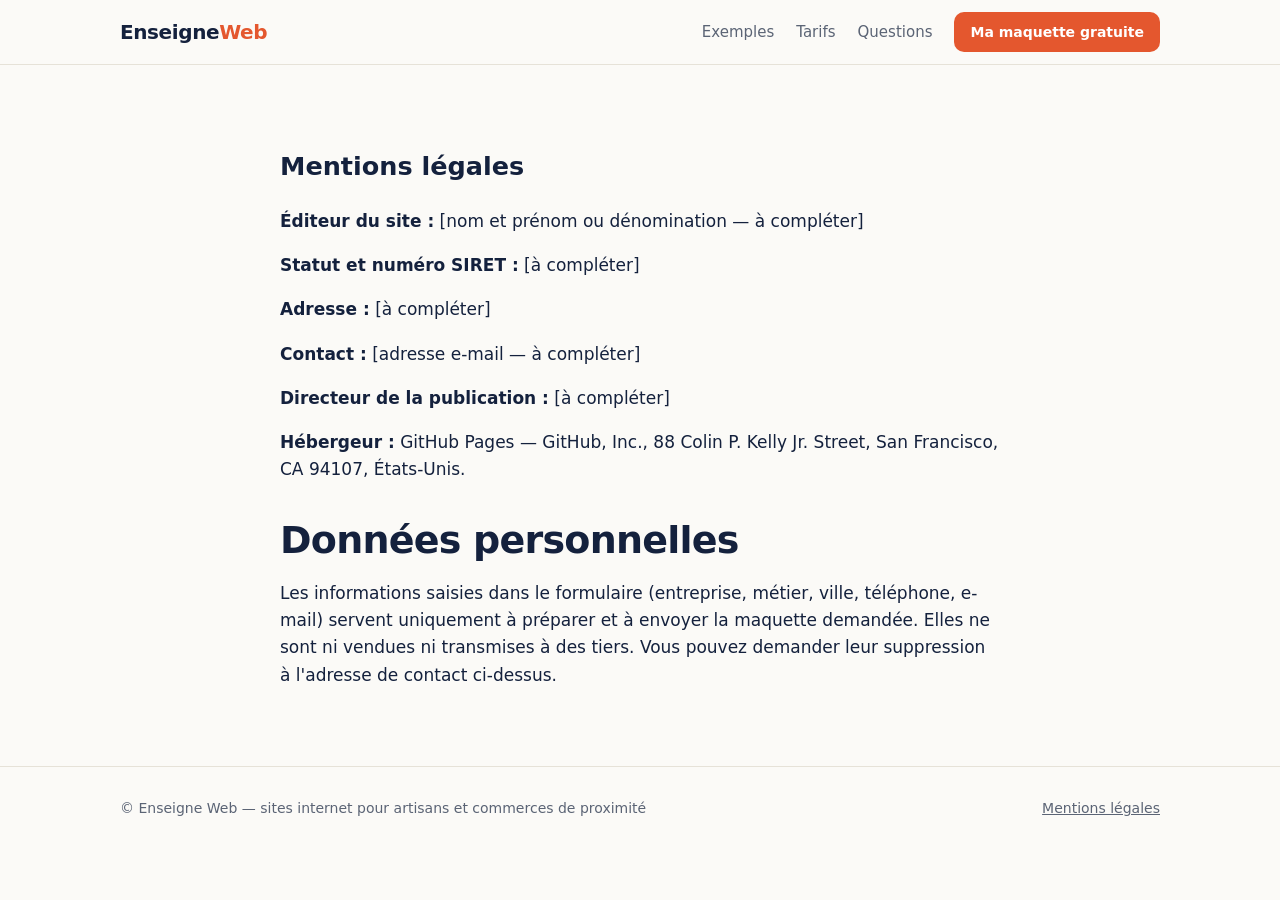
<file: mentions-legales.html>
<!doctype html>
<html lang="fr">
<head>
<meta charset="utf-8">
<meta name="viewport" content="width=device-width,initial-scale=1">
<title>Mentions légales | Enseigne Web</title>
<meta name="description" content="Mentions légales du site Enseigne Web.">
<link rel="canonical" href="https://youvamassi29-rgb.github.io/mentions-legales.html">
<meta property="og:title" content="Mentions légales | Enseigne Web">
<meta property="og:description" content="Mentions légales du site Enseigne Web.">
<meta property="og:type" content="website">
<link rel="stylesheet" href="assets/style.css">
</head>
<body>
<header class="top"><div class="wrap">
<a class="logo" href="index.html">Enseigne<span>Web</span></a>
<nav class="main"><a href="index.html#exemples">Exemples</a><a href="index.html#tarifs">Tarifs</a><a href="index.html#questions">Questions</a><a class="btn small" href="index.html#maquette">Ma maquette gratuite</a></nav>
</div></header>
<section><div class="wrap prose"><h1>Mentions légales</h1>
<p><strong>Éditeur du site :</strong> [nom et prénom ou dénomination — à compléter]</p>
<p><strong>Statut et numéro SIRET :</strong> [à compléter]</p>
<p><strong>Adresse :</strong> [à compléter]</p>
<p><strong>Contact :</strong> [adresse e-mail — à compléter]</p>
<p><strong>Directeur de la publication :</strong> [à compléter]</p>
<p><strong>Hébergeur :</strong> GitHub Pages — GitHub, Inc., 88 Colin P. Kelly Jr. Street, San Francisco, CA 94107, États-Unis.</p>
<h2>Données personnelles</h2>
<p>Les informations saisies dans le formulaire (entreprise, métier, ville, téléphone, e-mail) servent uniquement à préparer et à envoyer la maquette demandée. Elles ne sont ni vendues ni transmises à des tiers. Vous pouvez demander leur suppression à l'adresse de contact ci-dessus.</p>
</div></section>
<footer><div class="wrap"><span>© Enseigne Web — sites internet pour artisans et commerces de proximité</span><span><a href="mentions-legales.html">Mentions légales</a></span></div></footer>
<script src="assets/config.js"></script>
<script src="assets/site.js"></script>
</body>
</html>
</file>
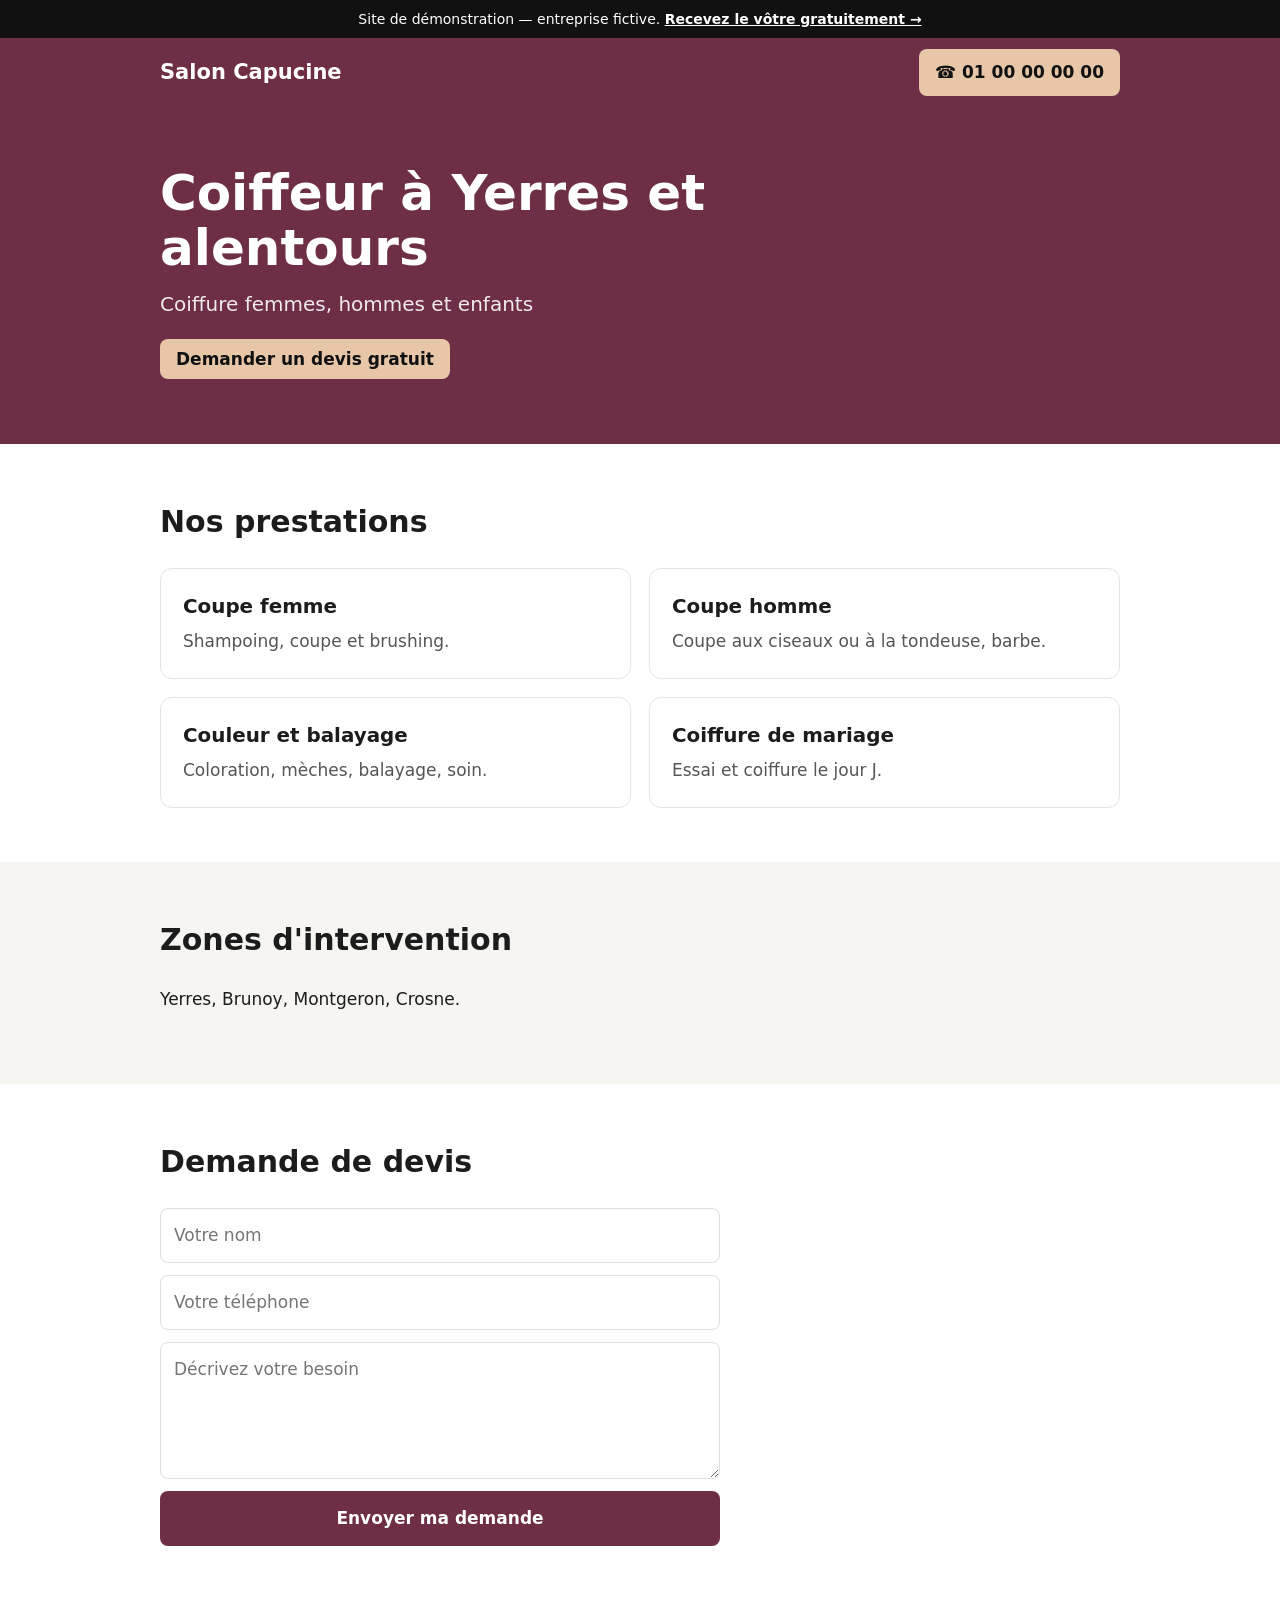
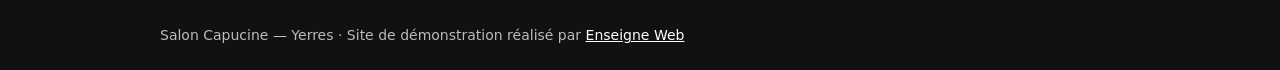
<file: demos/coiffeur.html>
<!doctype html>
<html lang="fr"><head><meta charset="utf-8"><meta name="viewport" content="width=device-width,initial-scale=1">
<title>Salon Capucine — Coiffeur à Yerres (site de démonstration)</title>
<meta name="robots" content="noindex">
<style>
*{box-sizing:border-box}body{margin:0;font:17px/1.6 system-ui,-apple-system,"Segoe UI",Roboto,Arial,sans-serif;color:#1c1c1c;background:#fff}
.w{max-width:1000px;margin:0 auto;padding:0 20px}
.bar{background:#111;color:#fff;font-size:14px;padding:8px 0;text-align:center}.bar a{color:#fff;font-weight:700}
header{background:#6d2e46;color:#fff}header .w{display:flex;justify-content:space-between;align-items:center;height:68px}
.n{font-weight:800;font-size:21px}.tel{background:#e8c7a9;color:#111;font-weight:800;padding:10px 16px;border-radius:8px;text-decoration:none}
.hero{background:#6d2e46;color:#fff;padding:60px 0 70px}.hero h1{font-size:clamp(30px,5vw,50px);line-height:1.1;margin:0 0 12px;max-width:18ch}
.hero p{font-size:20px;opacity:.9;margin:0 0 26px}
section{padding:54px 0}h2{font-size:30px;margin:0 0 22px}
.g{display:grid;grid-template-columns:repeat(2,1fr);gap:18px}.c{border:1px solid #e5e5e5;border-radius:12px;padding:22px}.c h3{margin:0 0 6px}.c p{margin:0;color:#555}
.z{background:#f6f5f2}form{display:grid;gap:12px;max-width:560px}input,textarea{padding:13px;border:1.5px solid #ddd;border-radius:8px;font:inherit}
button{background:#6d2e46;color:#fff;border:0;padding:14px;border-radius:8px;font:inherit;font-weight:700}
footer{background:#111;color:#bbb;padding:24px 0;font-size:14px}
@media(max-width:700px){.g{grid-template-columns:1fr}}
</style></head><body>
<div class="bar">Site de démonstration — entreprise fictive. <a href="../index.html#maquette">Recevez le vôtre gratuitement →</a></div>
<header><div class="w"><span class="n">Salon Capucine</span><a class="tel" href="tel:0100000000">☎ 01 00 00 00 00</a></div></header>
<div class="hero"><div class="w"><h1>Coiffeur à Yerres et alentours</h1><p>Coiffure femmes, hommes et enfants</p><a class="tel" href="#devis">Demander un devis gratuit</a></div></div>
<section><div class="w"><h2>Nos prestations</h2><div class="g"><div class="c"><h3>Coupe femme</h3><p>Shampoing, coupe et brushing.</p></div><div class="c"><h3>Coupe homme</h3><p>Coupe aux ciseaux ou à la tondeuse, barbe.</p></div><div class="c"><h3>Couleur et balayage</h3><p>Coloration, mèches, balayage, soin.</p></div><div class="c"><h3>Coiffure de mariage</h3><p>Essai et coiffure le jour J.</p></div></div></div></section>
<section class="z"><div class="w"><h2>Zones d'intervention</h2><p>Yerres, Brunoy, Montgeron, Crosne.</p></div></section>
<section id="devis"><div class="w"><h2>Demande de devis</h2>
<form onsubmit="event.preventDefault();this.querySelector('button').textContent='Formulaire de démonstration';"><input placeholder="Votre nom" required><input placeholder="Votre téléphone" required><textarea rows="4" placeholder="Décrivez votre besoin"></textarea><button>Envoyer ma demande</button></form></div></section>
<footer><div class="w">Salon Capucine — Yerres · Site de démonstration réalisé par <a style="color:#fff" href="../index.html">Enseigne Web</a></div></footer>
</body></html>
</file>
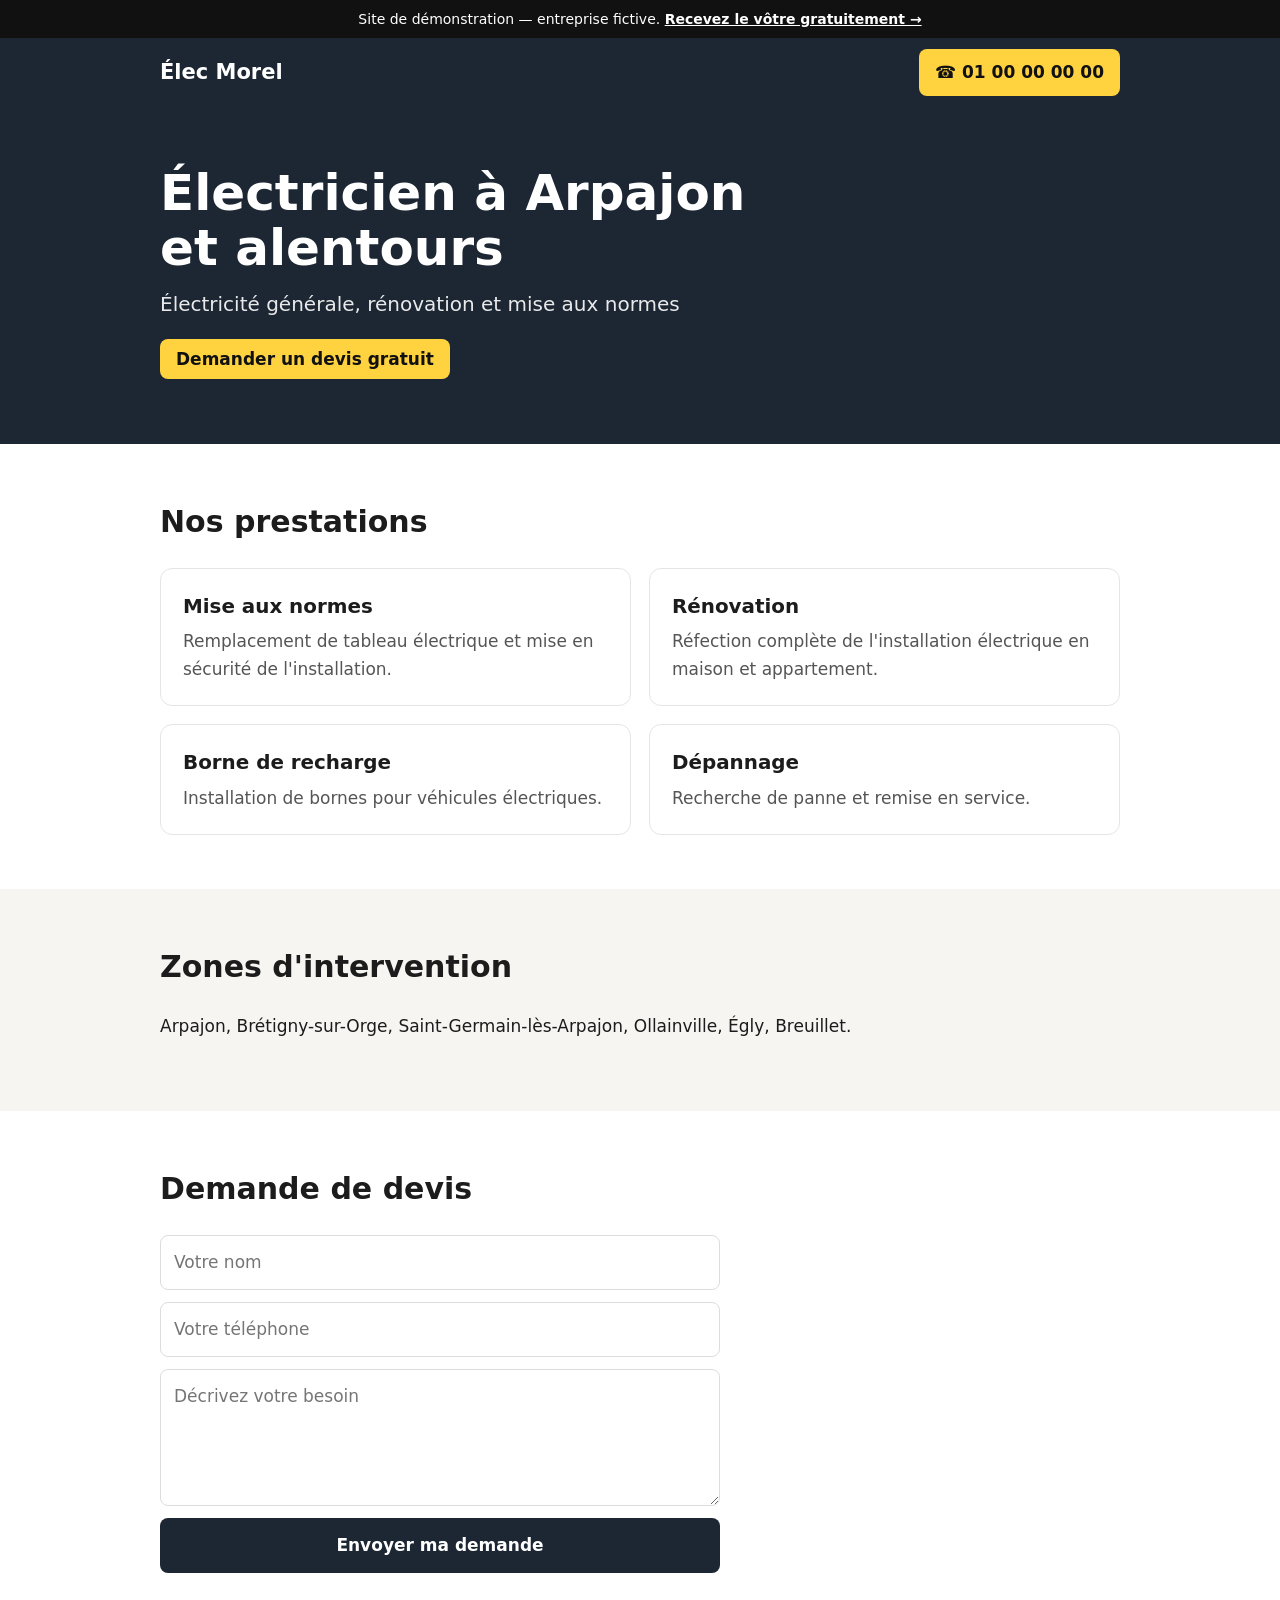
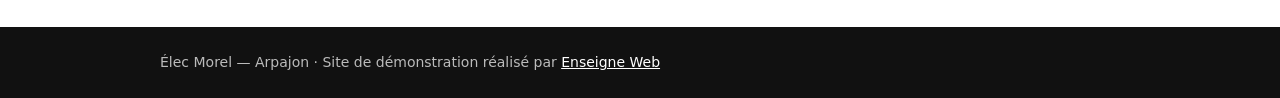
<file: demos/electricien.html>
<!doctype html>
<html lang="fr"><head><meta charset="utf-8"><meta name="viewport" content="width=device-width,initial-scale=1">
<title>Élec Morel — Électricien à Arpajon (site de démonstration)</title>
<meta name="robots" content="noindex">
<style>
*{box-sizing:border-box}body{margin:0;font:17px/1.6 system-ui,-apple-system,"Segoe UI",Roboto,Arial,sans-serif;color:#1c1c1c;background:#fff}
.w{max-width:1000px;margin:0 auto;padding:0 20px}
.bar{background:#111;color:#fff;font-size:14px;padding:8px 0;text-align:center}.bar a{color:#fff;font-weight:700}
header{background:#1d2733;color:#fff}header .w{display:flex;justify-content:space-between;align-items:center;height:68px}
.n{font-weight:800;font-size:21px}.tel{background:#ffd23f;color:#111;font-weight:800;padding:10px 16px;border-radius:8px;text-decoration:none}
.hero{background:#1d2733;color:#fff;padding:60px 0 70px}.hero h1{font-size:clamp(30px,5vw,50px);line-height:1.1;margin:0 0 12px;max-width:18ch}
.hero p{font-size:20px;opacity:.9;margin:0 0 26px}
section{padding:54px 0}h2{font-size:30px;margin:0 0 22px}
.g{display:grid;grid-template-columns:repeat(2,1fr);gap:18px}.c{border:1px solid #e5e5e5;border-radius:12px;padding:22px}.c h3{margin:0 0 6px}.c p{margin:0;color:#555}
.z{background:#f6f5f2}form{display:grid;gap:12px;max-width:560px}input,textarea{padding:13px;border:1.5px solid #ddd;border-radius:8px;font:inherit}
button{background:#1d2733;color:#fff;border:0;padding:14px;border-radius:8px;font:inherit;font-weight:700}
footer{background:#111;color:#bbb;padding:24px 0;font-size:14px}
@media(max-width:700px){.g{grid-template-columns:1fr}}
</style></head><body>
<div class="bar">Site de démonstration — entreprise fictive. <a href="../index.html#maquette">Recevez le vôtre gratuitement →</a></div>
<header><div class="w"><span class="n">Élec Morel</span><a class="tel" href="tel:0100000000">☎ 01 00 00 00 00</a></div></header>
<div class="hero"><div class="w"><h1>Électricien à Arpajon et alentours</h1><p>Électricité générale, rénovation et mise aux normes</p><a class="tel" href="#devis">Demander un devis gratuit</a></div></div>
<section><div class="w"><h2>Nos prestations</h2><div class="g"><div class="c"><h3>Mise aux normes</h3><p>Remplacement de tableau électrique et mise en sécurité de l&#x27;installation.</p></div><div class="c"><h3>Rénovation</h3><p>Réfection complète de l&#x27;installation électrique en maison et appartement.</p></div><div class="c"><h3>Borne de recharge</h3><p>Installation de bornes pour véhicules électriques.</p></div><div class="c"><h3>Dépannage</h3><p>Recherche de panne et remise en service.</p></div></div></div></section>
<section class="z"><div class="w"><h2>Zones d'intervention</h2><p>Arpajon, Brétigny-sur-Orge, Saint-Germain-lès-Arpajon, Ollainville, Égly, Breuillet.</p></div></section>
<section id="devis"><div class="w"><h2>Demande de devis</h2>
<form onsubmit="event.preventDefault();this.querySelector('button').textContent='Formulaire de démonstration';"><input placeholder="Votre nom" required><input placeholder="Votre téléphone" required><textarea rows="4" placeholder="Décrivez votre besoin"></textarea><button>Envoyer ma demande</button></form></div></section>
<footer><div class="w">Élec Morel — Arpajon · Site de démonstration réalisé par <a style="color:#fff" href="../index.html">Enseigne Web</a></div></footer>
</body></html>
</file>
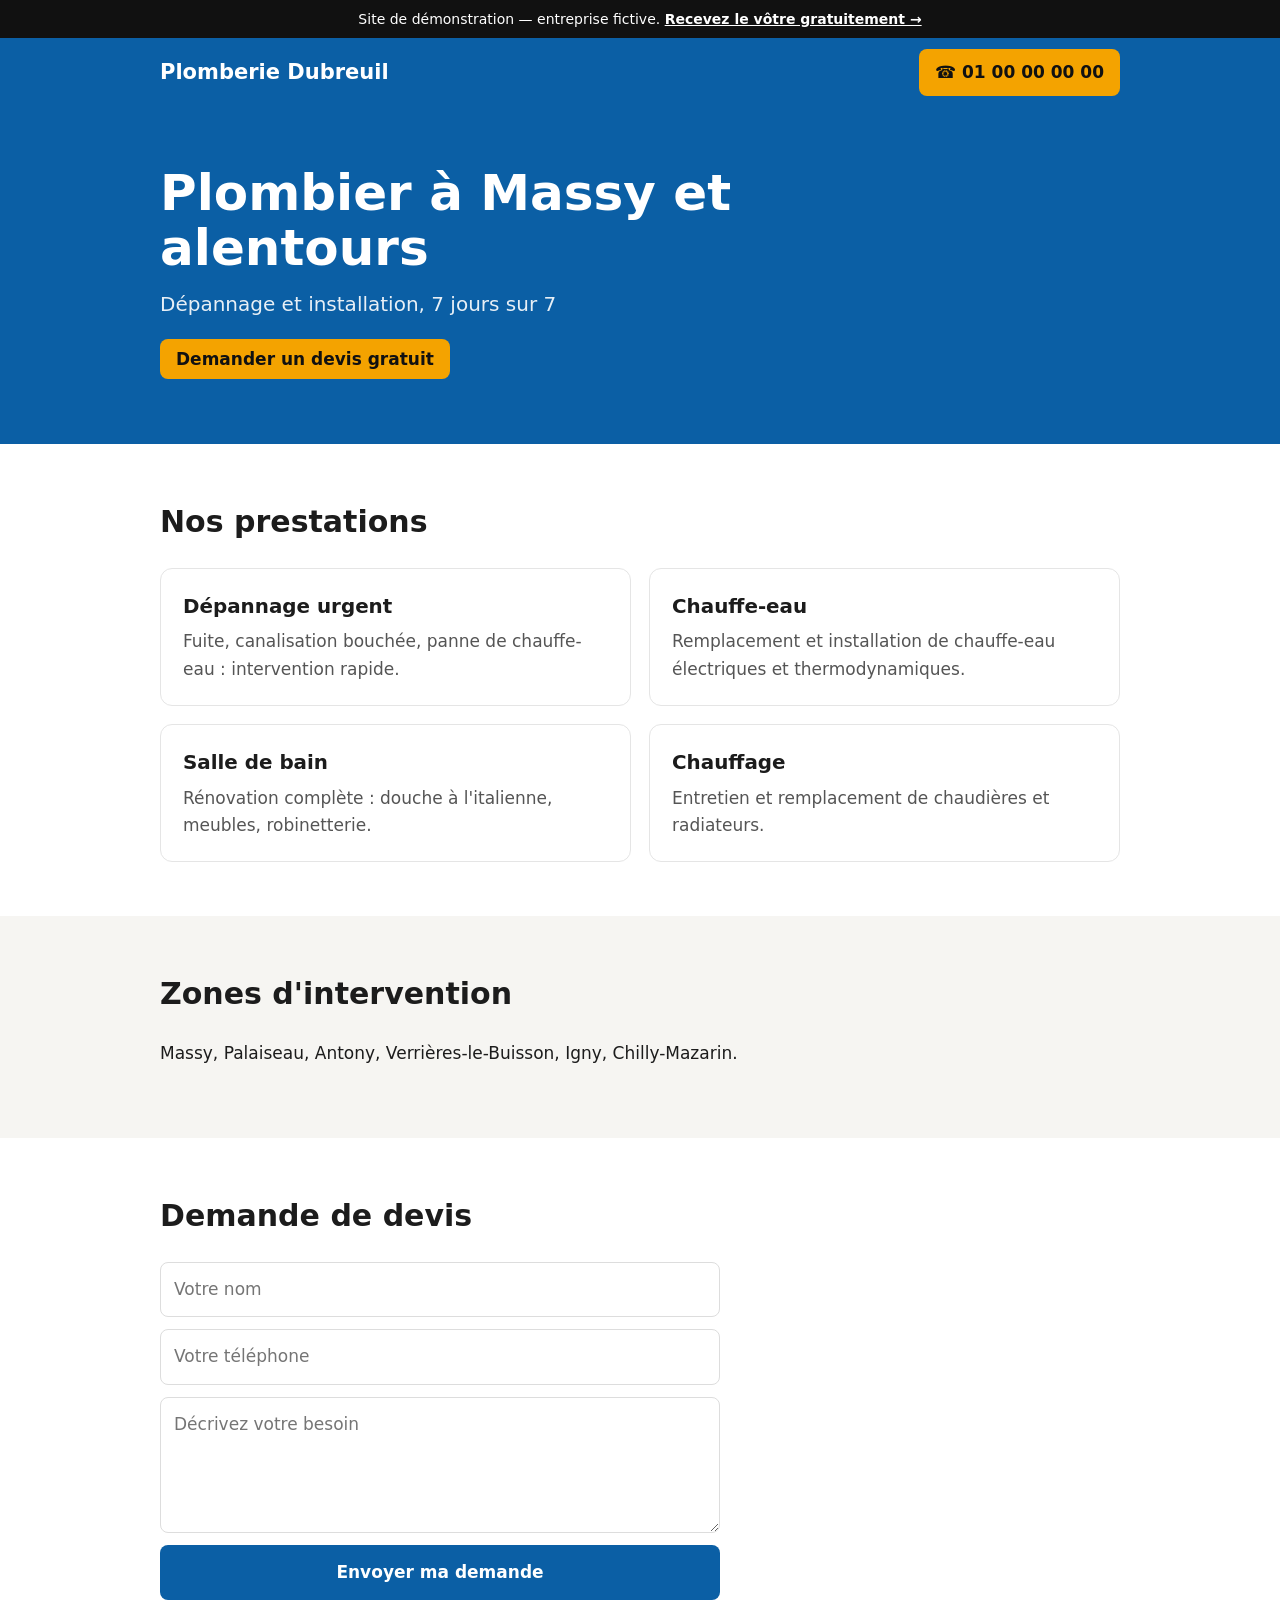
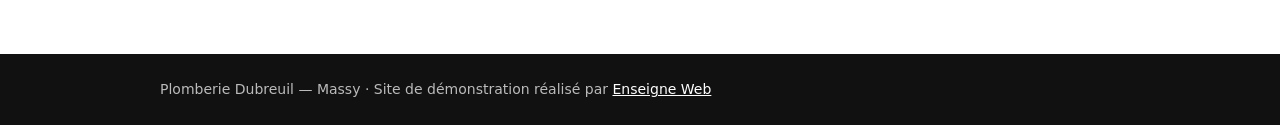
<file: demos/plombier.html>
<!doctype html>
<html lang="fr"><head><meta charset="utf-8"><meta name="viewport" content="width=device-width,initial-scale=1">
<title>Plomberie Dubreuil — Plombier à Massy (site de démonstration)</title>
<meta name="robots" content="noindex">
<style>
*{box-sizing:border-box}body{margin:0;font:17px/1.6 system-ui,-apple-system,"Segoe UI",Roboto,Arial,sans-serif;color:#1c1c1c;background:#fff}
.w{max-width:1000px;margin:0 auto;padding:0 20px}
.bar{background:#111;color:#fff;font-size:14px;padding:8px 0;text-align:center}.bar a{color:#fff;font-weight:700}
header{background:#0b5fa5;color:#fff}header .w{display:flex;justify-content:space-between;align-items:center;height:68px}
.n{font-weight:800;font-size:21px}.tel{background:#f4a300;color:#111;font-weight:800;padding:10px 16px;border-radius:8px;text-decoration:none}
.hero{background:#0b5fa5;color:#fff;padding:60px 0 70px}.hero h1{font-size:clamp(30px,5vw,50px);line-height:1.1;margin:0 0 12px;max-width:18ch}
.hero p{font-size:20px;opacity:.9;margin:0 0 26px}
section{padding:54px 0}h2{font-size:30px;margin:0 0 22px}
.g{display:grid;grid-template-columns:repeat(2,1fr);gap:18px}.c{border:1px solid #e5e5e5;border-radius:12px;padding:22px}.c h3{margin:0 0 6px}.c p{margin:0;color:#555}
.z{background:#f6f5f2}form{display:grid;gap:12px;max-width:560px}input,textarea{padding:13px;border:1.5px solid #ddd;border-radius:8px;font:inherit}
button{background:#0b5fa5;color:#fff;border:0;padding:14px;border-radius:8px;font:inherit;font-weight:700}
footer{background:#111;color:#bbb;padding:24px 0;font-size:14px}
@media(max-width:700px){.g{grid-template-columns:1fr}}
</style></head><body>
<div class="bar">Site de démonstration — entreprise fictive. <a href="../index.html#maquette">Recevez le vôtre gratuitement →</a></div>
<header><div class="w"><span class="n">Plomberie Dubreuil</span><a class="tel" href="tel:0100000000">☎ 01 00 00 00 00</a></div></header>
<div class="hero"><div class="w"><h1>Plombier à Massy et alentours</h1><p>Dépannage et installation, 7 jours sur 7</p><a class="tel" href="#devis">Demander un devis gratuit</a></div></div>
<section><div class="w"><h2>Nos prestations</h2><div class="g"><div class="c"><h3>Dépannage urgent</h3><p>Fuite, canalisation bouchée, panne de chauffe-eau : intervention rapide.</p></div><div class="c"><h3>Chauffe-eau</h3><p>Remplacement et installation de chauffe-eau électriques et thermodynamiques.</p></div><div class="c"><h3>Salle de bain</h3><p>Rénovation complète : douche à l&#x27;italienne, meubles, robinetterie.</p></div><div class="c"><h3>Chauffage</h3><p>Entretien et remplacement de chaudières et radiateurs.</p></div></div></div></section>
<section class="z"><div class="w"><h2>Zones d'intervention</h2><p>Massy, Palaiseau, Antony, Verrières-le-Buisson, Igny, Chilly-Mazarin.</p></div></section>
<section id="devis"><div class="w"><h2>Demande de devis</h2>
<form onsubmit="event.preventDefault();this.querySelector('button').textContent='Formulaire de démonstration';"><input placeholder="Votre nom" required><input placeholder="Votre téléphone" required><textarea rows="4" placeholder="Décrivez votre besoin"></textarea><button>Envoyer ma demande</button></form></div></section>
<footer><div class="w">Plomberie Dubreuil — Massy · Site de démonstration réalisé par <a style="color:#fff" href="../index.html">Enseigne Web</a></div></footer>
</body></html>
</file>
<file: assets/style.css>
:root{--ink:#14213d;--muted:#5b6475;--bg:#fbfaf7;--card:#fff;--line:#e6e2d8;--accent:#e4572e;--accent-ink:#fff;--soft:#fff3ea;--ok:#1f7a4d}
*{box-sizing:border-box}
html{scroll-behavior:smooth}
body{margin:0;background:var(--bg);color:var(--ink);font:17px/1.6 system-ui,-apple-system,"Segoe UI",Roboto,Arial,sans-serif}
a{color:inherit}
.wrap{max-width:1080px;margin:0 auto;padding:0 20px}
header.top{position:sticky;top:0;background:rgba(251,250,247,.95);backdrop-filter:blur(6px);border-bottom:1px solid var(--line);z-index:10}
header.top .wrap{display:flex;align-items:center;justify-content:space-between;height:64px;gap:16px}
.logo{font-weight:800;font-size:20px;text-decoration:none;letter-spacing:-.02em}
.logo span{color:var(--accent)}
nav.main{display:flex;gap:22px;align-items:center;font-size:15px}
nav.main a{text-decoration:none;color:var(--muted)}
nav.main a:hover{color:var(--ink)}
.btn{display:inline-block;background:var(--accent);color:var(--accent-ink)!important;text-decoration:none;font-weight:700;padding:13px 22px;border-radius:10px;border:0;cursor:pointer;font-size:16px}
.btn:hover{filter:brightness(.94)}
.btn.ghost{background:transparent;color:var(--ink)!important;border:1.5px solid var(--ink)}
.btn.small{padding:9px 16px;font-size:14px}
.hero{padding:72px 0 56px}
.hero h1{font-size:clamp(34px,5.4vw,58px);line-height:1.08;letter-spacing:-.03em;margin:0 0 18px;max-width:17ch}
.hero h1 em{font-style:normal;color:var(--accent)}
.hero p.lead{font-size:20px;color:var(--muted);max-width:56ch;margin:0 0 28px}
.cta-row{display:flex;gap:12px;flex-wrap:wrap}
.ticks{list-style:none;padding:0;margin:26px 0 0;display:flex;gap:22px;flex-wrap:wrap;color:var(--muted);font-size:15px}
.ticks li::before{content:"✓ ";color:var(--ok);font-weight:800}
section{padding:60px 0}
section.alt{background:var(--soft)}
h2{font-size:clamp(26px,3.6vw,38px);letter-spacing:-.02em;line-height:1.15;margin:0 0 12px}
.sub{color:var(--muted);max-width:60ch;margin:0 0 34px}
.grid{display:grid;gap:20px}
.g3{grid-template-columns:repeat(3,1fr)}
.g2{grid-template-columns:repeat(2,1fr)}
.card{background:var(--card);border:1px solid var(--line);border-radius:14px;padding:26px}
.card h3{margin:0 0 8px;font-size:20px}
.card p{margin:0;color:var(--muted)}
.step{font-weight:800;color:var(--accent);font-size:14px;letter-spacing:.08em;text-transform:uppercase;margin-bottom:8px}
.demo{display:block;text-decoration:none;overflow:hidden;padding:0}
.demo .shot{height:150px;display:flex;align-items:flex-end;padding:18px;color:#fff;font-weight:800;font-size:22px}
.demo .meta{padding:18px 22px}
.demo .meta span{color:var(--accent);font-weight:700;font-size:15px}
.price{font-size:44px;font-weight:800;letter-spacing:-.03em;margin:6px 0}
.price small{font-size:16px;font-weight:500;color:var(--muted)}
.plan ul{padding:0;margin:16px 0 22px;list-style:none}
.plan li{padding:6px 0 6px 26px;position:relative;color:var(--ink)}
.plan li::before{content:"✓";position:absolute;left:0;color:var(--ok);font-weight:800}
.plan.best{border:2px solid var(--accent);position:relative}
.tag{position:absolute;top:-13px;left:22px;background:var(--accent);color:#fff;font-size:12px;font-weight:800;padding:4px 10px;border-radius:99px;text-transform:uppercase;letter-spacing:.06em}
details{background:var(--card);border:1px solid var(--line);border-radius:12px;padding:16px 20px;margin-bottom:10px}
summary{font-weight:700;cursor:pointer}
details p{color:var(--muted);margin:10px 0 0}
form.lead{display:grid;gap:12px;grid-template-columns:1fr 1fr}
form.lead .full{grid-column:1/-1}
input,select,textarea{width:100%;padding:13px 14px;border:1.5px solid var(--line);border-radius:10px;font:inherit;background:#fff;color:var(--ink)}
input:focus,select:focus,textarea:focus{outline:2px solid var(--accent);border-color:var(--accent)}
label{font-size:14px;font-weight:600;display:block;margin-bottom:4px}
#form-msg{color:var(--ok);font-weight:600;min-height:1.4em}
.links{display:flex;flex-wrap:wrap;gap:10px}
.links a{background:var(--card);border:1px solid var(--line);border-radius:99px;padding:8px 14px;font-size:14px;text-decoration:none}
.prose{max-width:760px}
.prose h2{margin-top:36px}
.prose li{margin-bottom:6px}
footer{border-top:1px solid var(--line);padding:30px 0;color:var(--muted);font-size:14px}
footer .wrap{display:flex;justify-content:space-between;gap:16px;flex-wrap:wrap}
@media(max-width:800px){.g3,.g2,form.lead{grid-template-columns:1fr}nav.main a:not(.btn){display:none}.hero{padding:48px 0 36px}section{padding:44px 0}}
</file>
